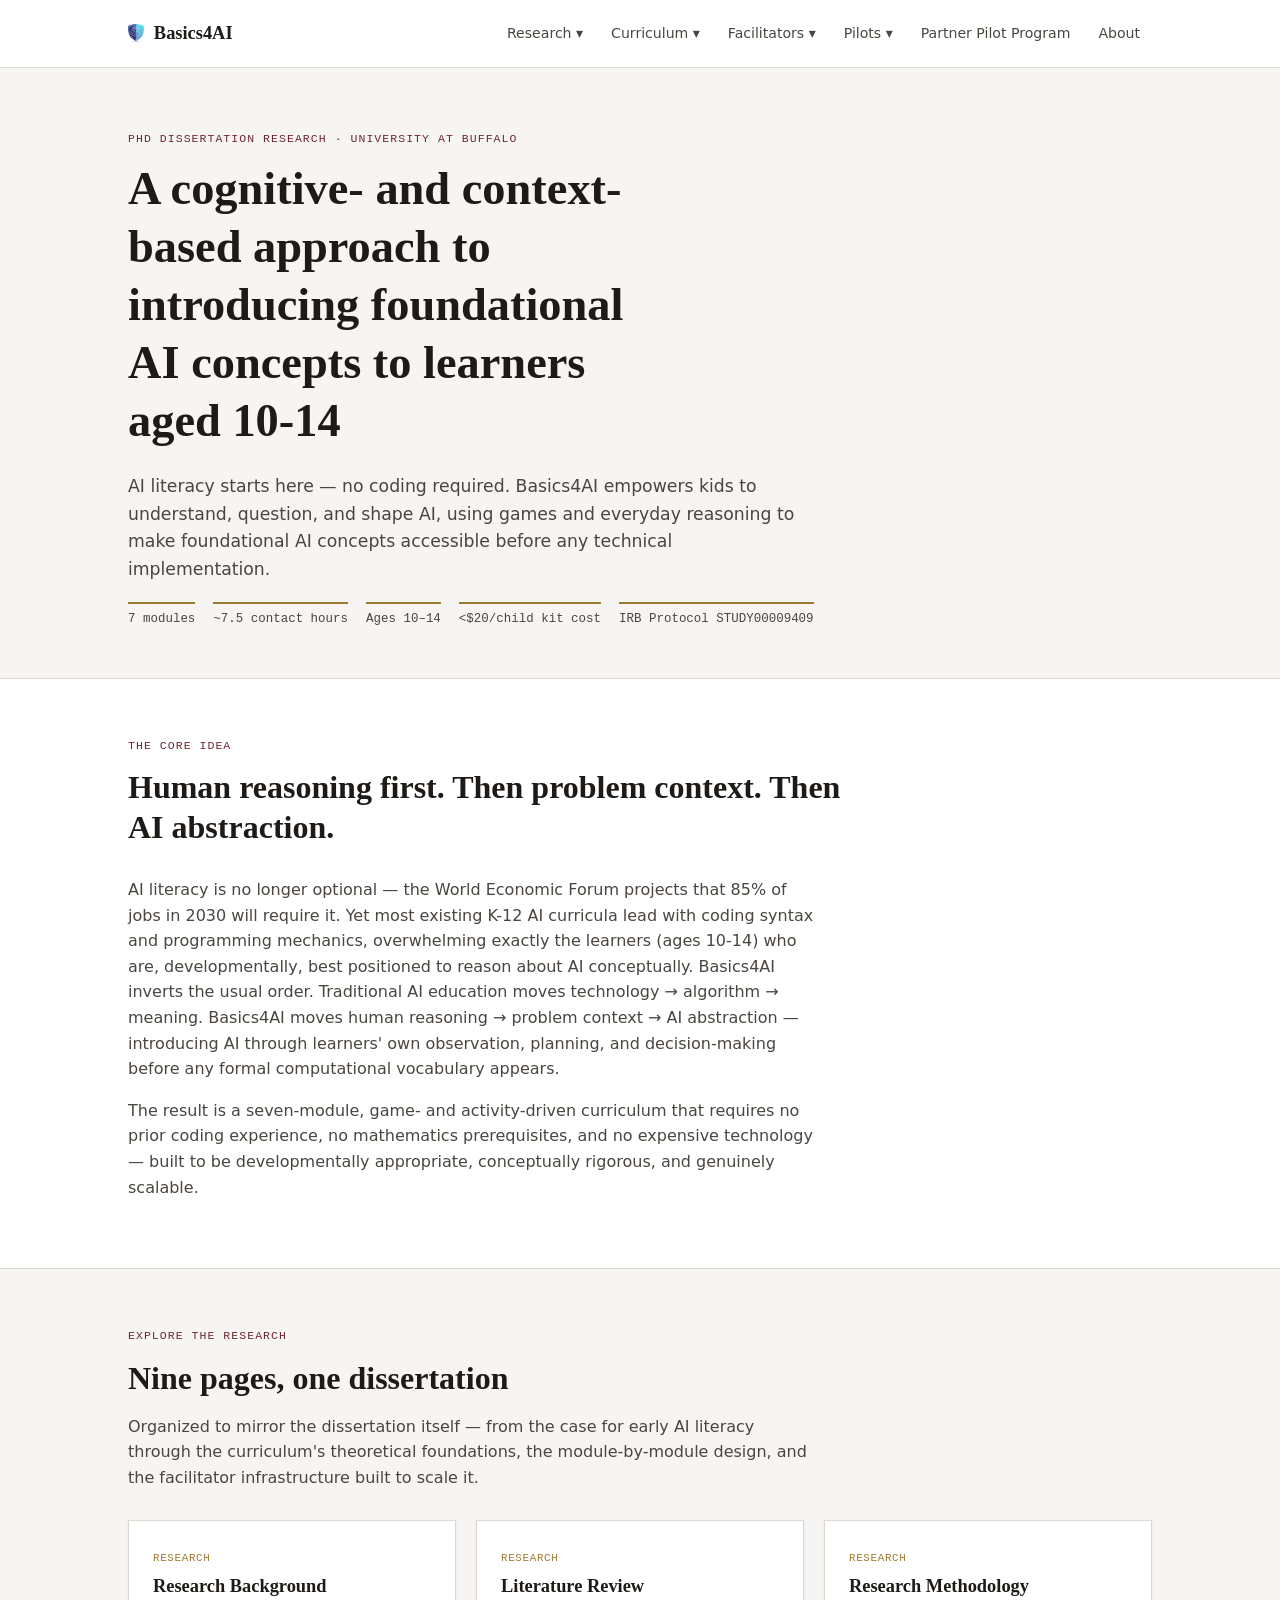
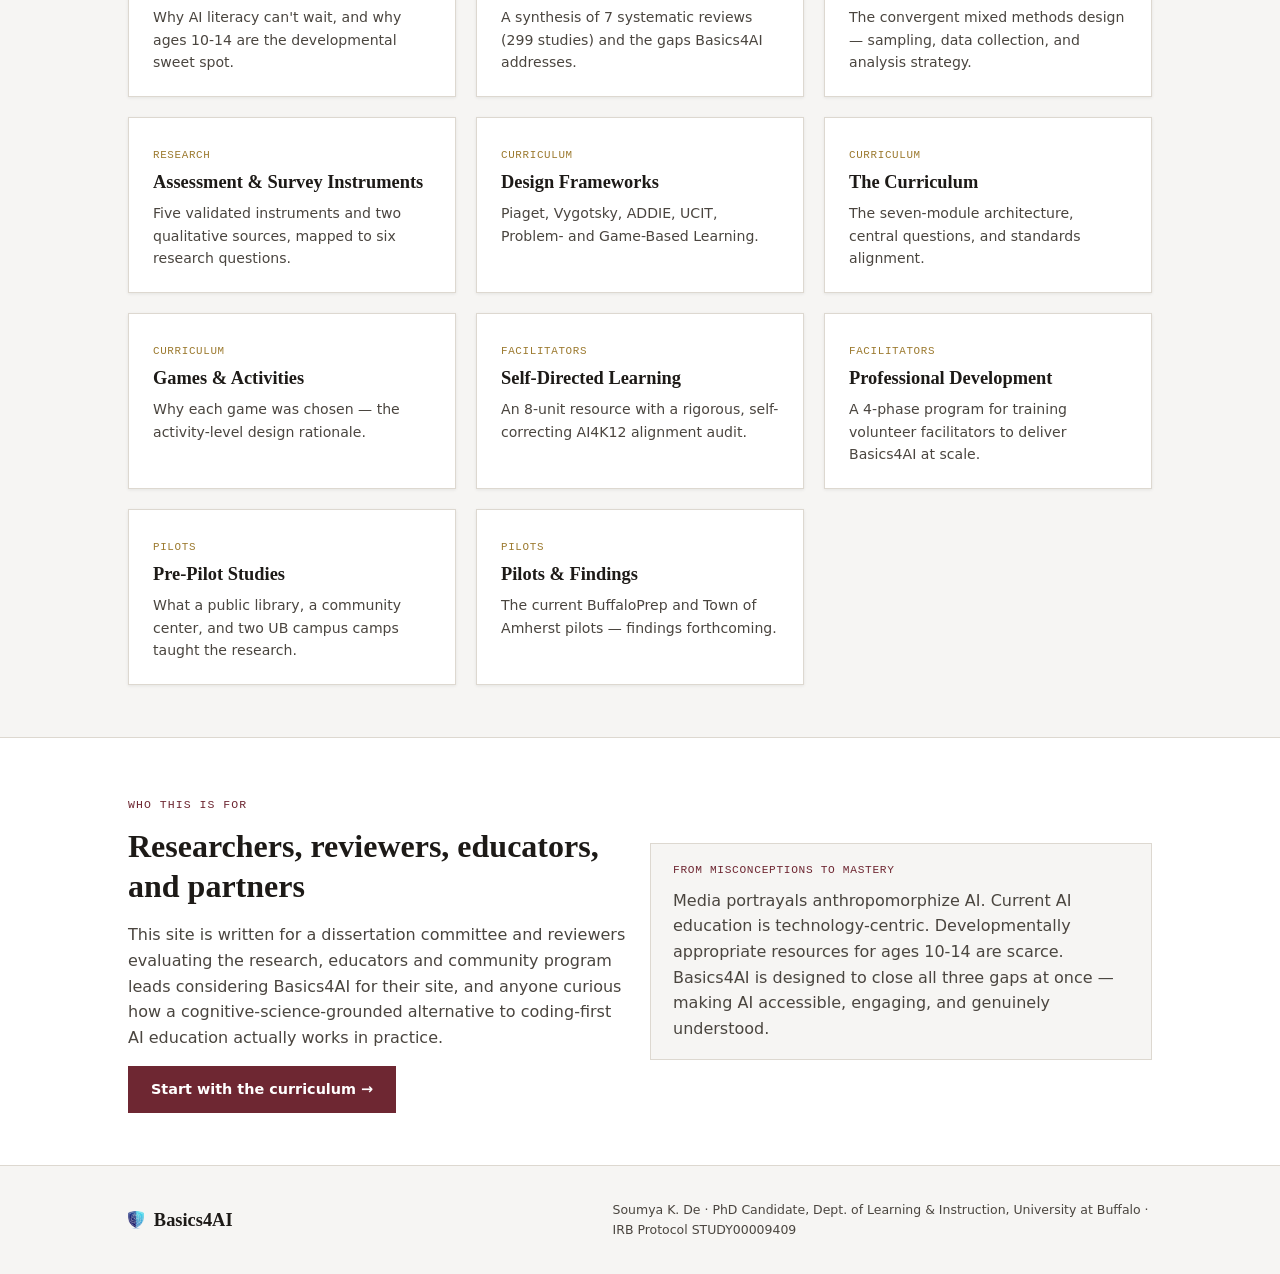
<file: index.html>
<!DOCTYPE html>
<html lang="en">
<head>
<meta charset="UTF-8">
<meta name="viewport" content="width=device-width, initial-scale=1.0">
<title>Basics4AI — A Cognitive- and Context-Based AI Literacy Curriculum</title>
<meta name="description" content="Basics4AI is a dissertation research project introducing foundational AI concepts to learners aged 10-14 through a cognitive- and context-based, game- and activity-driven curriculum — no coding, no prerequisites.">
<link rel="stylesheet" href="assets/style.css?v=3">
</head>
<body>

<nav class="topnav">
  <div class="topnav-inner">
    <div class="brand"><img src="assets/basics4ai-mark.png" alt="" class="mark-icon">Basics4AI</div>
    <button class="nav-toggle" aria-label="Toggle navigation" onclick="document.querySelector('.navlinks').classList.toggle('open')">☰</button>
    <div class="navlinks">
      <div class="navgroup">
        <button>Research ▾</button>
        <div class="dropdown">
          <a href="research-background.html">Research Background</a>
          <a href="literature-review.html">Literature Review</a>
          <a href="research-methodology.html">Research Methodology</a>
          <a href="assessment-instruments.html">Assessment &amp; Survey Instruments</a>
        </div>
      </div>
      <div class="navgroup">
        <button>Curriculum ▾</button>
        <div class="dropdown">
          <a href="curriculum-frameworks.html">Design Frameworks</a>
          <a href="the-curriculum.html">The Curriculum</a>
          <a href="games-activities.html">Games &amp; Activities</a>
        </div>
      </div>
      <div class="navgroup">
        <button>Facilitators ▾</button>
        <div class="dropdown">
          <a href="sdl-handbook.html">Self-Directed Learning</a>
          <a href="pd-handbook.html">Professional Development</a>
        </div>
      </div>
      <div class="navgroup">
        <button>Pilots ▾</button>
        <div class="dropdown">
          <a href="pre-pilot-studies.html">Pre-Pilot Studies</a>
          <a href="pilots-findings.html">Pilots &amp; Findings</a>
        </div>
      </div>
      <a href="partner-pilot.html">Partner Pilot Program</a>
      <a href="about.html">About</a>
    </div>
  </div>
</nav>

<header class="page-hero">
  <div class="container">
    <span class="eyebrow">PhD Dissertation Research · University at Buffalo</span>
    <h1>A cognitive- and context-based approach to introducing foundational AI concepts to learners aged 10-14</h1>
    <p class="lede">AI literacy starts here — no coding required. Basics4AI empowers kids to understand, question, and shape AI, using games and everyday reasoning to make foundational AI concepts accessible before any technical implementation.</p>
    <div class="meta-row">
      <span>7 modules</span>
      <span>~7.5 contact hours</span>
      <span>Ages 10–14</span>
      <span>&lt;$20/child kit cost</span>
      <span>IRB Protocol STUDY00009409</span>
    </div>
  </div>
</header>

<section class="block">
  <div class="container">
    <div class="block-head">
      <span class="eyebrow">The core idea</span>
      <h2>Human reasoning first. Then problem context. Then AI abstraction.</h2>
    </div>
    <p class="measure">AI literacy is no longer optional — the World Economic Forum projects that 85% of jobs in 2030 will require it. Yet most existing K-12 AI curricula lead with coding syntax and programming mechanics, overwhelming exactly the learners (ages 10-14) who are, developmentally, best positioned to reason about AI conceptually. Basics4AI inverts the usual order. Traditional AI education moves technology → algorithm → meaning. Basics4AI moves human reasoning → problem context → AI abstraction — introducing AI through learners' own observation, planning, and decision-making before any formal computational vocabulary appears.</p>
    <p class="measure">The result is a seven-module, game- and activity-driven curriculum that requires no prior coding experience, no mathematics prerequisites, and no expensive technology — built to be developmentally appropriate, conceptually rigorous, and genuinely scalable.</p>
  </div>
</section>

<section class="block alt">
  <div class="container">
    <div class="block-head">
      <span class="eyebrow">Explore the research</span>
      <h2>Nine pages, one dissertation</h2>
      <p class="measure">Organized to mirror the dissertation itself — from the case for early AI literacy through the curriculum's theoretical foundations, the module-by-module design, and the facilitator infrastructure built to scale it.</p>
    </div>
    <div class="grid grid-3">
      <a class="nav-card" href="research-background.html">
        <span class="cluster">Research</span>
        <h3>Research Background</h3>
        <p>Why AI literacy can't wait, and why ages 10-14 are the developmental sweet spot.</p>
      </a>
      <a class="nav-card" href="literature-review.html">
        <span class="cluster">Research</span>
        <h3>Literature Review</h3>
        <p>A synthesis of 7 systematic reviews (299 studies) and the gaps Basics4AI addresses.</p>
      </a>
      <a class="nav-card" href="research-methodology.html">
        <span class="cluster">Research</span>
        <h3>Research Methodology</h3>
        <p>The convergent mixed methods design — sampling, data collection, and analysis strategy.</p>
      </a>
      <a class="nav-card" href="assessment-instruments.html">
        <span class="cluster">Research</span>
        <h3>Assessment &amp; Survey Instruments</h3>
        <p>Five validated instruments and two qualitative sources, mapped to six research questions.</p>
      </a>
      <a class="nav-card" href="curriculum-frameworks.html">
        <span class="cluster">Curriculum</span>
        <h3>Design Frameworks</h3>
        <p>Piaget, Vygotsky, ADDIE, UCIT, Problem- and Game-Based Learning.</p>
      </a>
      <a class="nav-card" href="the-curriculum.html">
        <span class="cluster">Curriculum</span>
        <h3>The Curriculum</h3>
        <p>The seven-module architecture, central questions, and standards alignment.</p>
      </a>
      <a class="nav-card" href="games-activities.html">
        <span class="cluster">Curriculum</span>
        <h3>Games &amp; Activities</h3>
        <p>Why each game was chosen — the activity-level design rationale.</p>
      </a>
      <a class="nav-card" href="sdl-handbook.html">
        <span class="cluster">Facilitators</span>
        <h3>Self-Directed Learning</h3>
        <p>An 8-unit resource with a rigorous, self-correcting AI4K12 alignment audit.</p>
      </a>
      <a class="nav-card" href="pd-handbook.html">
        <span class="cluster">Facilitators</span>
        <h3>Professional Development</h3>
        <p>A 4-phase program for training volunteer facilitators to deliver Basics4AI at scale.</p>
      </a>
      <a class="nav-card" href="pre-pilot-studies.html">
        <span class="cluster">Pilots</span>
        <h3>Pre-Pilot Studies</h3>
        <p>What a public library, a community center, and two UB campus camps taught the research.</p>
      </a>
      <a class="nav-card" href="pilots-findings.html">
        <span class="cluster">Pilots</span>
        <h3>Pilots &amp; Findings</h3>
        <p>The current BuffaloPrep and Town of Amherst pilots — findings forthcoming.</p>
      </a>
    </div>
  </div>
</section>

<section class="block">
  <div class="container">
    <div class="grid grid-2" style="align-items:center;">
      <div>
        <span class="eyebrow">Who this is for</span>
        <h2>Researchers, reviewers, educators, and partners</h2>
        <p class="measure">This site is written for a dissertation committee and reviewers evaluating the research, educators and community program leads considering Basics4AI for their site, and anyone curious how a cognitive-science-grounded alternative to coding-first AI education actually works in practice.</p>
        <a class="btn btn-primary" href="the-curriculum.html">Start with the curriculum →</a>
      </div>
      <div class="callout">
        <span class="callout-label">From misconceptions to mastery</span>
        <p>Media portrayals anthropomorphize AI. Current AI education is technology-centric. Developmentally appropriate resources for ages 10-14 are scarce. Basics4AI is designed to close all three gaps at once — making AI accessible, engaging, and genuinely understood.</p>
      </div>
    </div>
  </div>
</section>

<footer>
  <div class="container footer-inner">
    <div class="brand"><img src="assets/basics4ai-mark.png" alt="" class="mark-icon-footer">Basics4AI</div>
    <p class="fine">Soumya K. De · PhD Candidate, Dept. of Learning &amp; Instruction, University at Buffalo · IRB Protocol STUDY00009409</p>
  </div>
</footer>

</body>
</html>
</file>
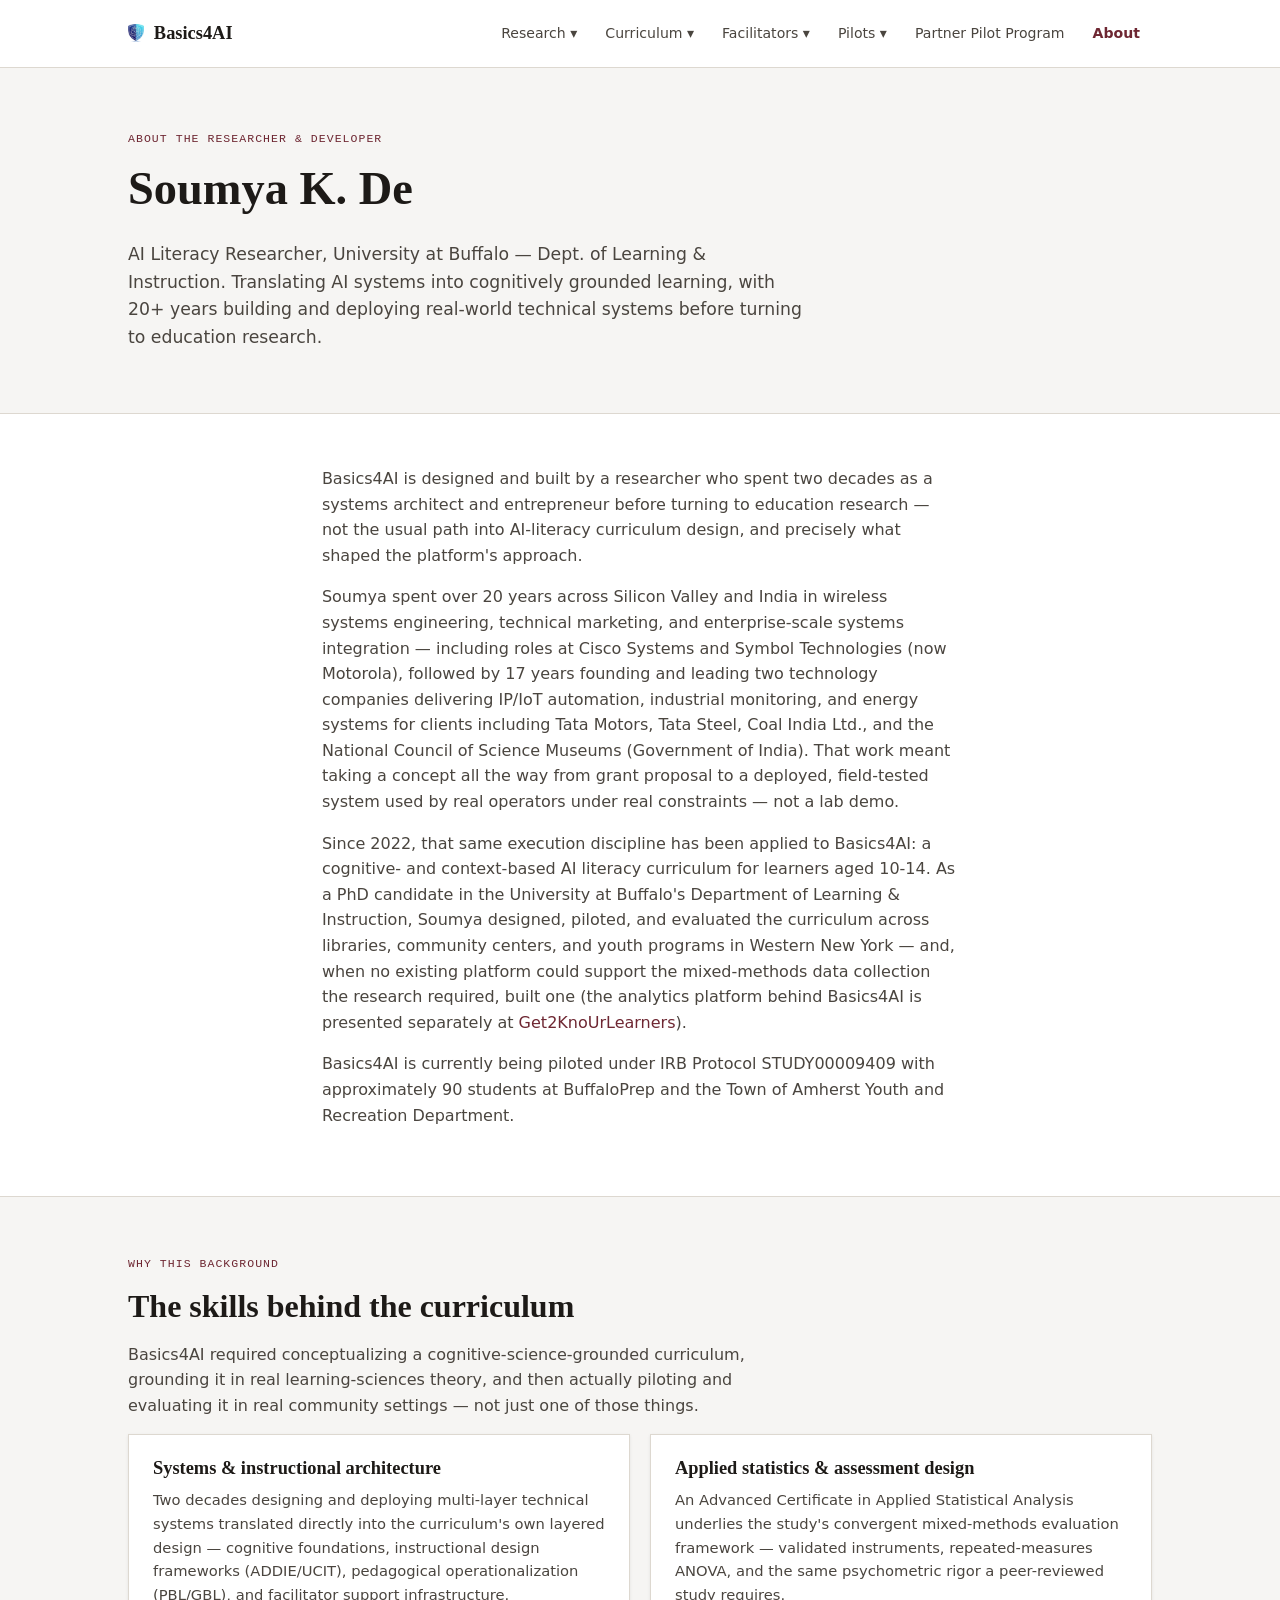
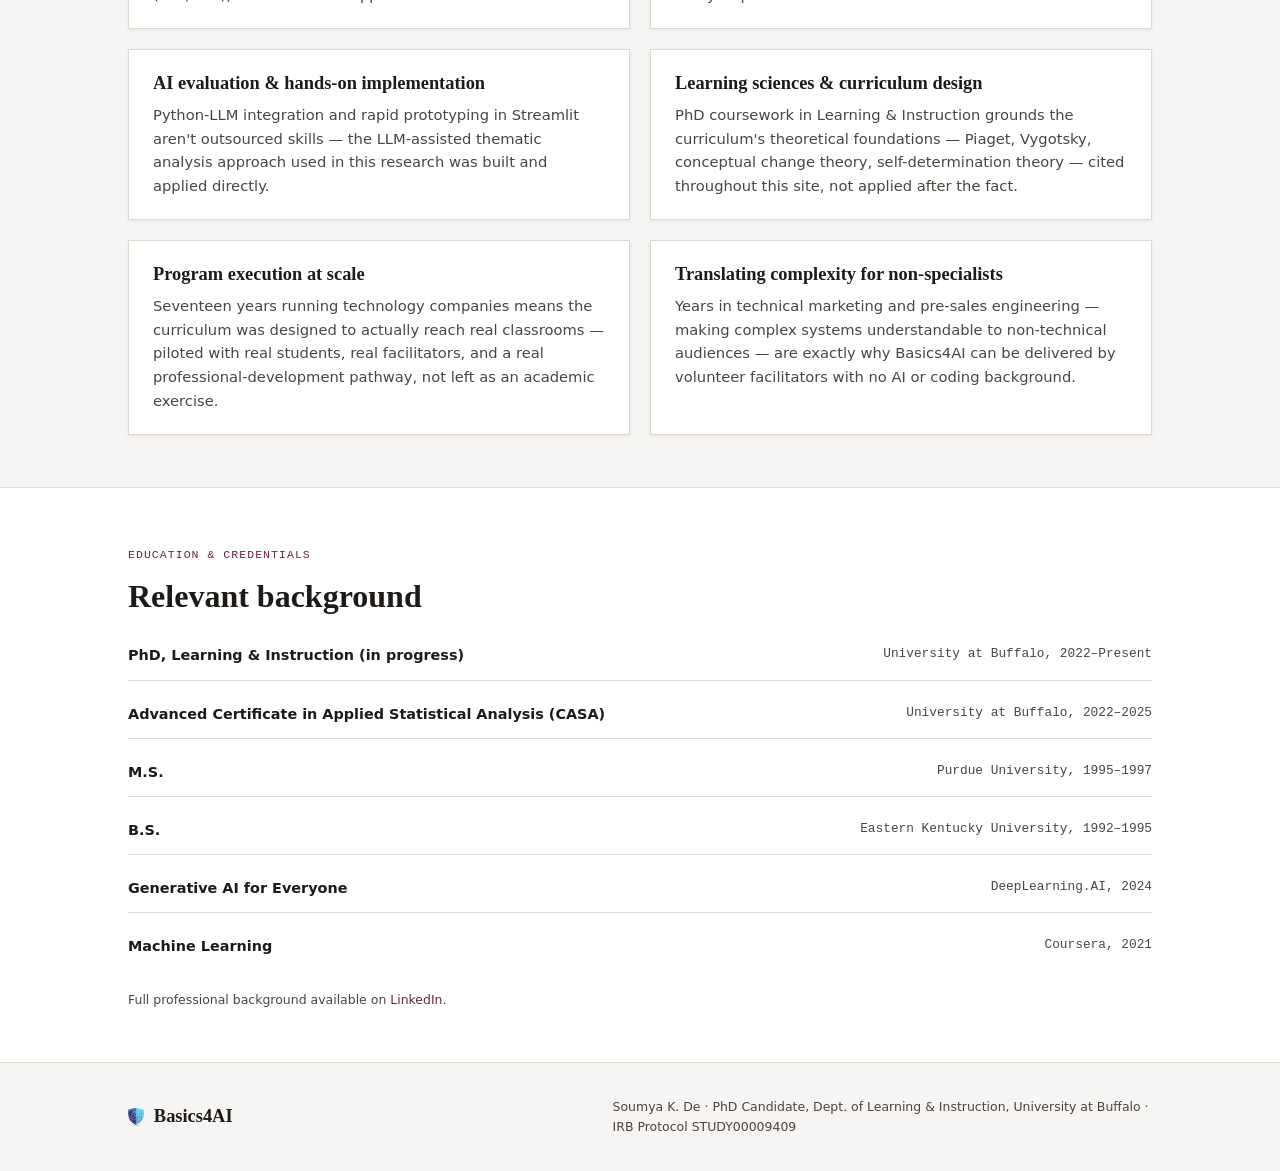
<file: about.html>
<!DOCTYPE html>
<html lang="en">
<head>
<meta charset="UTF-8">
<meta name="viewport" content="width=device-width, initial-scale=1.0">
<title>About the Researcher — Basics4AI</title>
<meta name="description" content="Soumya K. De — PhD Candidate, University at Buffalo, researcher and developer of Basics4AI. 20+ years in systems architecture and entrepreneurship, now applied to AI-literacy education research.">
<link rel="stylesheet" href="assets/style.css?v=3">
<style>
  .why-grid { display: grid; grid-template-columns: 1fr 1fr; gap: 20px; margin-top: 8px; }
  @media (max-width: 760px) { .why-grid { grid-template-columns: 1fr; } }
  .cred-list { display: grid; gap: 10px; margin-top: 8px; }
  .cred-row { display: flex; justify-content: space-between; gap: 16px; padding: 12px 0; border-bottom: 1px solid var(--line); font-size: 0.9rem; }
  .cred-row:last-child { border-bottom: none; }
  .cred-name { color: var(--ink); font-weight: 600; }
  .cred-org { color: var(--ink-soft); font-family: var(--font-mono); font-size: 0.8rem; text-align: right; }
</style>
</head>
<body>

<nav class="topnav">
  <div class="topnav-inner">
    <div class="brand"><a href="index.html" style="color:inherit;text-decoration:none;display:flex;align-items:center;gap:10px;"><img src="assets/basics4ai-mark.png" alt="" class="mark-icon">Basics4AI</a></div>
    <button class="nav-toggle" aria-label="Toggle navigation" onclick="document.querySelector('.navlinks').classList.toggle('open')">☰</button>
    <div class="navlinks">
      <div class="navgroup">
        <button>Research ▾</button>
        <div class="dropdown">
          <a href="research-background.html">Research Background</a>
          <a href="literature-review.html">Literature Review</a>
          <a href="research-methodology.html">Research Methodology</a>
          <a href="assessment-instruments.html">Assessment &amp; Survey Instruments</a>
        </div>
      </div>
      <div class="navgroup">
        <button>Curriculum ▾</button>
        <div class="dropdown">
          <a href="curriculum-frameworks.html">Design Frameworks</a>
          <a href="the-curriculum.html">The Curriculum</a>
          <a href="games-activities.html">Games &amp; Activities</a>
        </div>
      </div>
      <div class="navgroup">
        <button>Facilitators ▾</button>
        <div class="dropdown">
          <a href="sdl-handbook.html">Self-Directed Learning</a>
          <a href="pd-handbook.html">Professional Development</a>
        </div>
      </div>
      <div class="navgroup">
        <button>Pilots ▾</button>
        <div class="dropdown">
          <a href="pre-pilot-studies.html">Pre-Pilot Studies</a>
          <a href="pilots-findings.html">Pilots &amp; Findings</a>
        </div>
      </div>
      <a href="partner-pilot.html">Partner Pilot Program</a>
      <a href="about.html" class="current">About</a>
    </div>
  </div>
</nav>

<header class="page-hero">
  <div class="container">
    <span class="eyebrow">About the researcher &amp; developer</span>
    <h1>Soumya K. De</h1>
    <p class="lede" style="margin-top:6px;">AI Literacy Researcher, University at Buffalo — Dept. of Learning &amp; Instruction. Translating AI systems into cognitively grounded learning, with 20+ years building and deploying real-world technical systems before turning to education research.</p>
  </div>
</header>

<section class="block">
  <div class="container measure">
    <p>Basics4AI is designed and built by a researcher who spent two decades as a systems architect and entrepreneur before turning to education research — not the usual path into AI-literacy curriculum design, and precisely what shaped the platform's approach.</p>
    <p>Soumya spent over 20 years across Silicon Valley and India in wireless systems engineering, technical marketing, and enterprise-scale systems integration — including roles at Cisco Systems and Symbol Technologies (now Motorola), followed by 17 years founding and leading two technology companies delivering IP/IoT automation, industrial monitoring, and energy systems for clients including Tata Motors, Tata Steel, Coal India Ltd., and the National Council of Science Museums (Government of India). That work meant taking a concept all the way from grant proposal to a deployed, field-tested system used by real operators under real constraints — not a lab demo.</p>
    <p>Since 2022, that same execution discipline has been applied to Basics4AI: a cognitive- and context-based AI literacy curriculum for learners aged 10-14. As a PhD candidate in the University at Buffalo's Department of Learning &amp; Instruction, Soumya designed, piloted, and evaluated the curriculum across libraries, community centers, and youth programs in Western New York — and, when no existing platform could support the mixed-methods data collection the research required, built one (the analytics platform behind Basics4AI is presented separately at <a href="https://get2knourlearners-production.up.railway.app">Get2KnoUrLearners</a>).</p>
    <p>Basics4AI is currently being piloted under IRB Protocol STUDY00009409 with approximately 90 students at BuffaloPrep and the Town of Amherst Youth and Recreation Department.</p>
  </div>
</section>

<section class="block alt">
  <div class="container">
    <span class="eyebrow">Why this background</span>
    <h2>The skills behind the curriculum</h2>
    <p class="measure" style="color:var(--ink-soft);">Basics4AI required conceptualizing a cognitive-science-grounded curriculum, grounding it in real learning-sciences theory, and then actually piloting and evaluating it in real community settings — not just one of those things.</p>
    <div class="why-grid">
      <div class="card">
        <h3>Systems &amp; instructional architecture</h3>
        <p>Two decades designing and deploying multi-layer technical systems translated directly into the curriculum's own layered design — cognitive foundations, instructional design frameworks (ADDIE/UCIT), pedagogical operationalization (PBL/GBL), and facilitator support infrastructure.</p>
      </div>
      <div class="card">
        <h3>Applied statistics &amp; assessment design</h3>
        <p>An Advanced Certificate in Applied Statistical Analysis underlies the study's convergent mixed-methods evaluation framework — validated instruments, repeated-measures ANOVA, and the same psychometric rigor a peer-reviewed study requires.</p>
      </div>
      <div class="card">
        <h3>AI evaluation &amp; hands-on implementation</h3>
        <p>Python-LLM integration and rapid prototyping in Streamlit aren't outsourced skills — the LLM-assisted thematic analysis approach used in this research was built and applied directly.</p>
      </div>
      <div class="card">
        <h3>Learning sciences &amp; curriculum design</h3>
        <p>PhD coursework in Learning &amp; Instruction grounds the curriculum's theoretical foundations — Piaget, Vygotsky, conceptual change theory, self-determination theory — cited throughout this site, not applied after the fact.</p>
      </div>
      <div class="card">
        <h3>Program execution at scale</h3>
        <p>Seventeen years running technology companies means the curriculum was designed to actually reach real classrooms — piloted with real students, real facilitators, and a real professional-development pathway, not left as an academic exercise.</p>
      </div>
      <div class="card">
        <h3>Translating complexity for non-specialists</h3>
        <p>Years in technical marketing and pre-sales engineering — making complex systems understandable to non-technical audiences — are exactly why Basics4AI can be delivered by volunteer facilitators with no AI or coding background.</p>
      </div>
    </div>
  </div>
</section>

<section class="block">
  <div class="container">
    <span class="eyebrow">Education &amp; credentials</span>
    <h2>Relevant background</h2>
    <div class="cred-list">
      <div class="cred-row"><span class="cred-name">PhD, Learning &amp; Instruction (in progress)</span><span class="cred-org">University at Buffalo, 2022–Present</span></div>
      <div class="cred-row"><span class="cred-name">Advanced Certificate in Applied Statistical Analysis (CASA)</span><span class="cred-org">University at Buffalo, 2022–2025</span></div>
      <div class="cred-row"><span class="cred-name">M.S.</span><span class="cred-org">Purdue University, 1995–1997</span></div>
      <div class="cred-row"><span class="cred-name">B.S.</span><span class="cred-org">Eastern Kentucky University, 1992–1995</span></div>
      <div class="cred-row"><span class="cred-name">Generative AI for Everyone</span><span class="cred-org">DeepLearning.AI, 2024</span></div>
      <div class="cred-row"><span class="cred-name">Machine Learning</span><span class="cred-org">Coursera, 2021</span></div>
    </div>
    <p class="fine" style="margin-top:20px;">Full professional background available on <a href="https://linkedin.com/in/soumyakde">LinkedIn</a>.</p>
  </div>
</section>

<footer>
  <div class="container footer-inner">
    <div class="brand"><img src="assets/basics4ai-mark.png" alt="" class="mark-icon-footer">Basics4AI</div>
    <p class="fine">Soumya K. De · PhD Candidate, Dept. of Learning &amp; Instruction, University at Buffalo · IRB Protocol STUDY00009409</p>
  </div>
</footer>

</body>
</html>
</file>
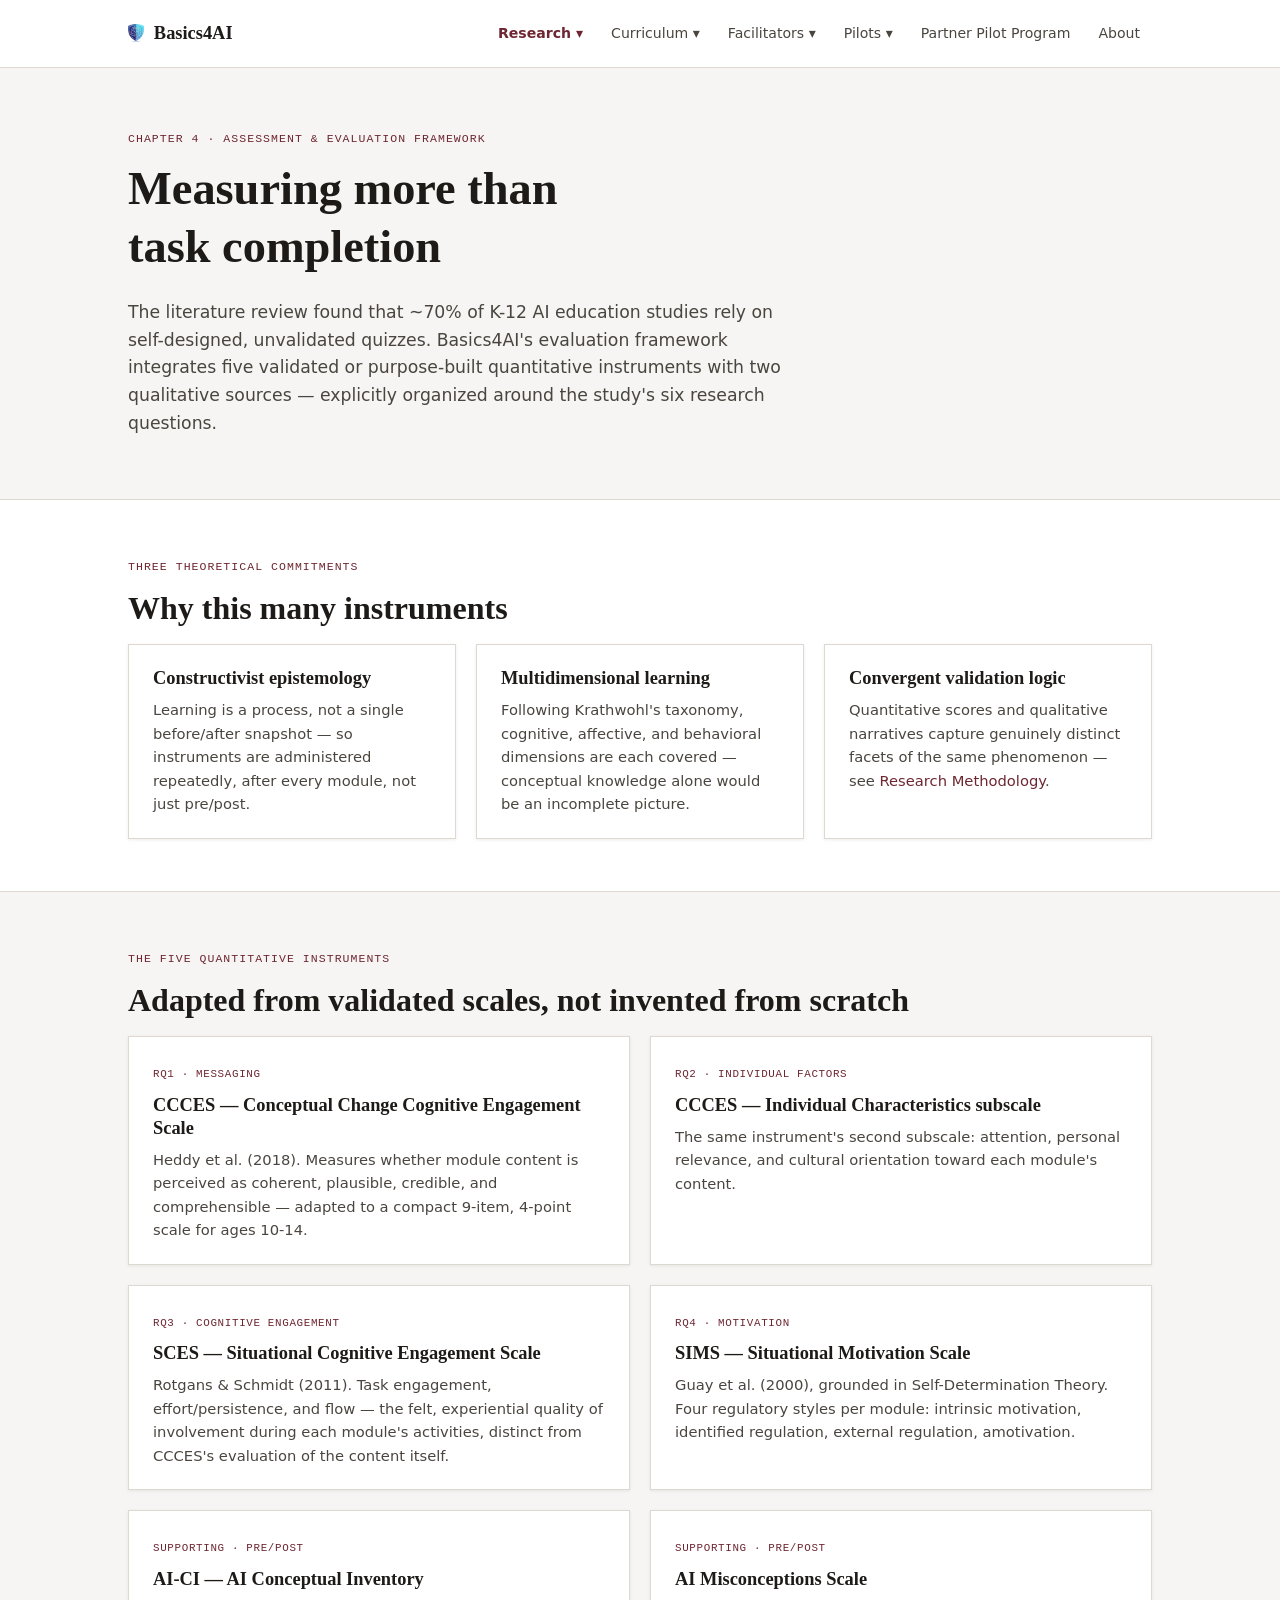
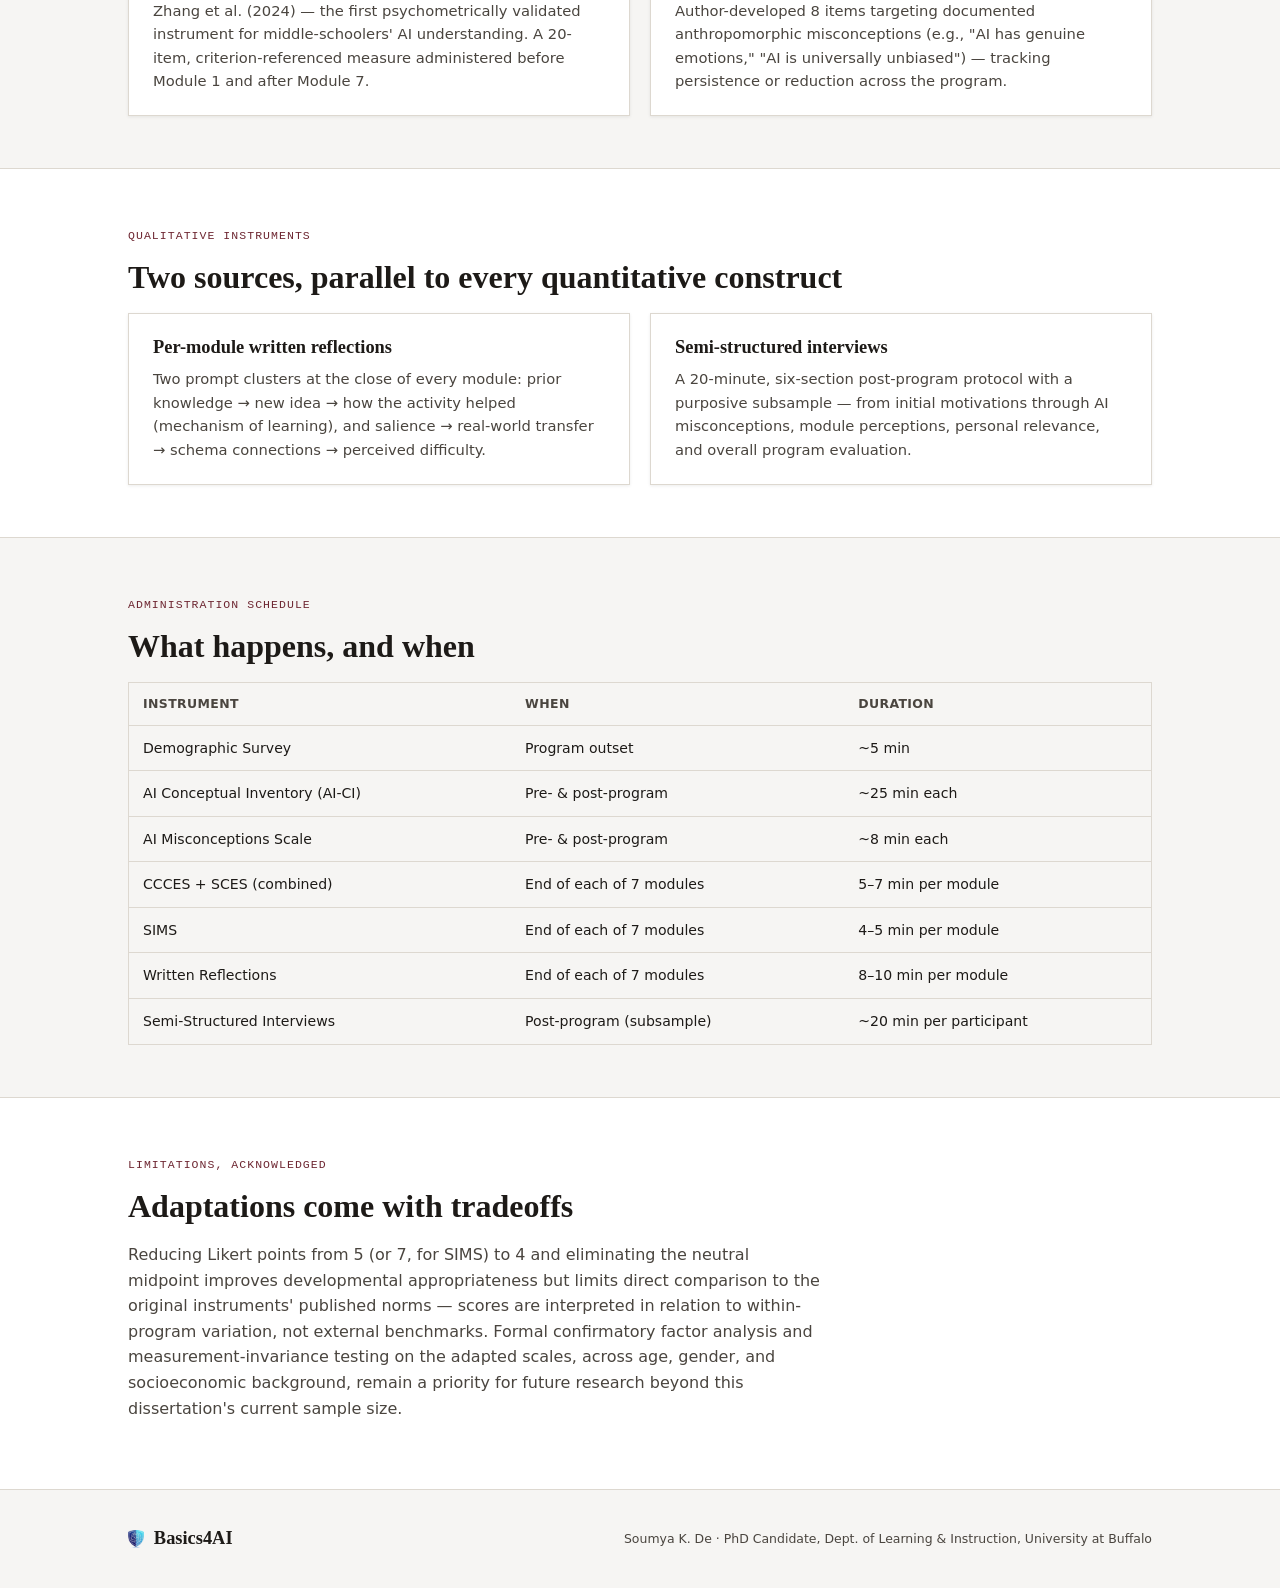
<file: assessment-instruments.html>
<!DOCTYPE html>
<html lang="en">
<head>
<meta charset="UTF-8">
<meta name="viewport" content="width=device-width, initial-scale=1.0">
<title>Assessment &amp; Survey Instruments — Basics4AI</title>
<meta name="description" content="The five quantitative instruments and two qualitative sources that make up the Basics4AI Assessment and Evaluation Framework — CCCES, SCES, SIMS, AI-CI, and the AI Misconceptions Scale.">
<link rel="stylesheet" href="assets/style.css?v=3">
</head>
<body>

<nav class="topnav">
  <div class="topnav-inner">
    <div class="brand"><a href="index.html" style="color:inherit;text-decoration:none;display:flex;align-items:center;gap:10px;"><img src="assets/basics4ai-mark.png" alt="" class="mark-icon">Basics4AI</a></div>
    <button class="nav-toggle" aria-label="Toggle navigation" onclick="document.querySelector('.navlinks').classList.toggle('open')">☰</button>
    <div class="navlinks">
      <div class="navgroup current">
        <button>Research ▾</button>
        <div class="dropdown">
          <a href="research-background.html">Research Background</a>
          <a href="literature-review.html">Literature Review</a>
          <a href="research-methodology.html">Research Methodology</a>
          <a href="assessment-instruments.html">Assessment &amp; Survey Instruments</a>
        </div>
      </div>
      <div class="navgroup">
        <button>Curriculum ▾</button>
        <div class="dropdown">
          <a href="curriculum-frameworks.html">Design Frameworks</a>
          <a href="the-curriculum.html">The Curriculum</a>
          <a href="games-activities.html">Games &amp; Activities</a>
        </div>
      </div>
      <div class="navgroup">
        <button>Facilitators ▾</button>
        <div class="dropdown">
          <a href="sdl-handbook.html">Self-Directed Learning</a>
          <a href="pd-handbook.html">Professional Development</a>
        </div>
      </div>
      <div class="navgroup">
        <button>Pilots ▾</button>
        <div class="dropdown">
          <a href="pre-pilot-studies.html">Pre-Pilot Studies</a>
          <a href="pilots-findings.html">Pilots &amp; Findings</a>
        </div>
      </div>
      <a href="partner-pilot.html">Partner Pilot Program</a>
      <a href="about.html">About</a>
    </div>
  </div>
</nav>

<header class="page-hero">
  <div class="container">
    <span class="eyebrow">Chapter 4 · Assessment &amp; Evaluation Framework</span>
    <h1>Measuring more than task completion</h1>
    <p class="lede">The literature review found that ~70% of K-12 AI education studies rely on self-designed, unvalidated quizzes. Basics4AI's evaluation framework integrates five validated or purpose-built quantitative instruments with two qualitative sources — explicitly organized around the study's six research questions.</p>
  </div>
</header>

<section class="block">
  <div class="container">
    <span class="eyebrow">Three theoretical commitments</span>
    <h2>Why this many instruments</h2>
    <div class="grid grid-3">
      <div class="card"><h3>Constructivist epistemology</h3><p>Learning is a process, not a single before/after snapshot — so instruments are administered repeatedly, after every module, not just pre/post.</p></div>
      <div class="card"><h3>Multidimensional learning</h3><p>Following Krathwohl's taxonomy, cognitive, affective, and behavioral dimensions are each covered — conceptual knowledge alone would be an incomplete picture.</p></div>
      <div class="card"><h3>Convergent validation logic</h3><p>Quantitative scores and qualitative narratives capture genuinely distinct facets of the same phenomenon — see <a href="research-methodology.html">Research Methodology</a>.</p></div>
    </div>
  </div>
</section>

<section class="block alt">
  <div class="container">
    <span class="eyebrow">The five quantitative instruments</span>
    <h2>Adapted from validated scales, not invented from scratch</h2>
    <div class="grid grid-2">
      <div class="card">
        <span class="tag">RQ1 · Messaging</span>
        <h3>CCCES — Conceptual Change Cognitive Engagement Scale</h3>
        <p>Heddy et al. (2018). Measures whether module content is perceived as coherent, plausible, credible, and comprehensible — adapted to a compact 9-item, 4-point scale for ages 10-14.</p>
      </div>
      <div class="card">
        <span class="tag">RQ2 · Individual factors</span>
        <h3>CCCES — Individual Characteristics subscale</h3>
        <p>The same instrument's second subscale: attention, personal relevance, and cultural orientation toward each module's content.</p>
      </div>
      <div class="card">
        <span class="tag">RQ3 · Cognitive engagement</span>
        <h3>SCES — Situational Cognitive Engagement Scale</h3>
        <p>Rotgans &amp; Schmidt (2011). Task engagement, effort/persistence, and flow — the felt, experiential quality of involvement during each module's activities, distinct from CCCES's evaluation of the content itself.</p>
      </div>
      <div class="card">
        <span class="tag">RQ4 · Motivation</span>
        <h3>SIMS — Situational Motivation Scale</h3>
        <p>Guay et al. (2000), grounded in Self-Determination Theory. Four regulatory styles per module: intrinsic motivation, identified regulation, external regulation, amotivation.</p>
      </div>
      <div class="card">
        <span class="tag">Supporting · Pre/post</span>
        <h3>AI-CI — AI Conceptual Inventory</h3>
        <p>Zhang et al. (2024) — the first psychometrically validated instrument for middle-schoolers' AI understanding. A 20-item, criterion-referenced measure administered before Module 1 and after Module 7.</p>
      </div>
      <div class="card">
        <span class="tag">Supporting · Pre/post</span>
        <h3>AI Misconceptions Scale</h3>
        <p>Author-developed 8 items targeting documented anthropomorphic misconceptions (e.g., "AI has genuine emotions," "AI is universally unbiased") — tracking persistence or reduction across the program.</p>
      </div>
    </div>
  </div>
</section>

<section class="block">
  <div class="container">
    <span class="eyebrow">Qualitative instruments</span>
    <h2>Two sources, parallel to every quantitative construct</h2>
    <div class="grid grid-2">
      <div class="card">
        <h3>Per-module written reflections</h3>
        <p>Two prompt clusters at the close of every module: prior knowledge → new idea → how the activity helped (mechanism of learning), and salience → real-world transfer → schema connections → perceived difficulty.</p>
      </div>
      <div class="card">
        <h3>Semi-structured interviews</h3>
        <p>A 20-minute, six-section post-program protocol with a purposive subsample — from initial motivations through AI misconceptions, module perceptions, personal relevance, and overall program evaluation.</p>
      </div>
    </div>
  </div>
</section>

<section class="block alt">
  <div class="container">
    <span class="eyebrow">Administration schedule</span>
    <h2>What happens, and when</h2>
    <div class="table-wrap">
      <table>
        <thead><tr><th>Instrument</th><th>When</th><th>Duration</th></tr></thead>
        <tbody>
          <tr><td>Demographic Survey</td><td>Program outset</td><td>~5 min</td></tr>
          <tr><td>AI Conceptual Inventory (AI-CI)</td><td>Pre- &amp; post-program</td><td>~25 min each</td></tr>
          <tr><td>AI Misconceptions Scale</td><td>Pre- &amp; post-program</td><td>~8 min each</td></tr>
          <tr><td>CCCES + SCES (combined)</td><td>End of each of 7 modules</td><td>5–7 min per module</td></tr>
          <tr><td>SIMS</td><td>End of each of 7 modules</td><td>4–5 min per module</td></tr>
          <tr><td>Written Reflections</td><td>End of each of 7 modules</td><td>8–10 min per module</td></tr>
          <tr><td>Semi-Structured Interviews</td><td>Post-program (subsample)</td><td>~20 min per participant</td></tr>
        </tbody>
      </table>
    </div>
  </div>
</section>

<section class="block">
  <div class="container">
    <span class="eyebrow">Limitations, acknowledged</span>
    <h2>Adaptations come with tradeoffs</h2>
    <p class="measure">Reducing Likert points from 5 (or 7, for SIMS) to 4 and eliminating the neutral midpoint improves developmental appropriateness but limits direct comparison to the original instruments' published norms — scores are interpreted in relation to within-program variation, not external benchmarks. Formal confirmatory factor analysis and measurement-invariance testing on the adapted scales, across age, gender, and socioeconomic background, remain a priority for future research beyond this dissertation's current sample size.</p>
  </div>
</section>

<footer>
  <div class="container footer-inner">
    <div class="brand"><img src="assets/basics4ai-mark.png" alt="" class="mark-icon-footer">Basics4AI</div>
    <p class="fine">Soumya K. De · PhD Candidate, Dept. of Learning &amp; Instruction, University at Buffalo</p>
  </div>
</footer>

</body>
</html>
</file>
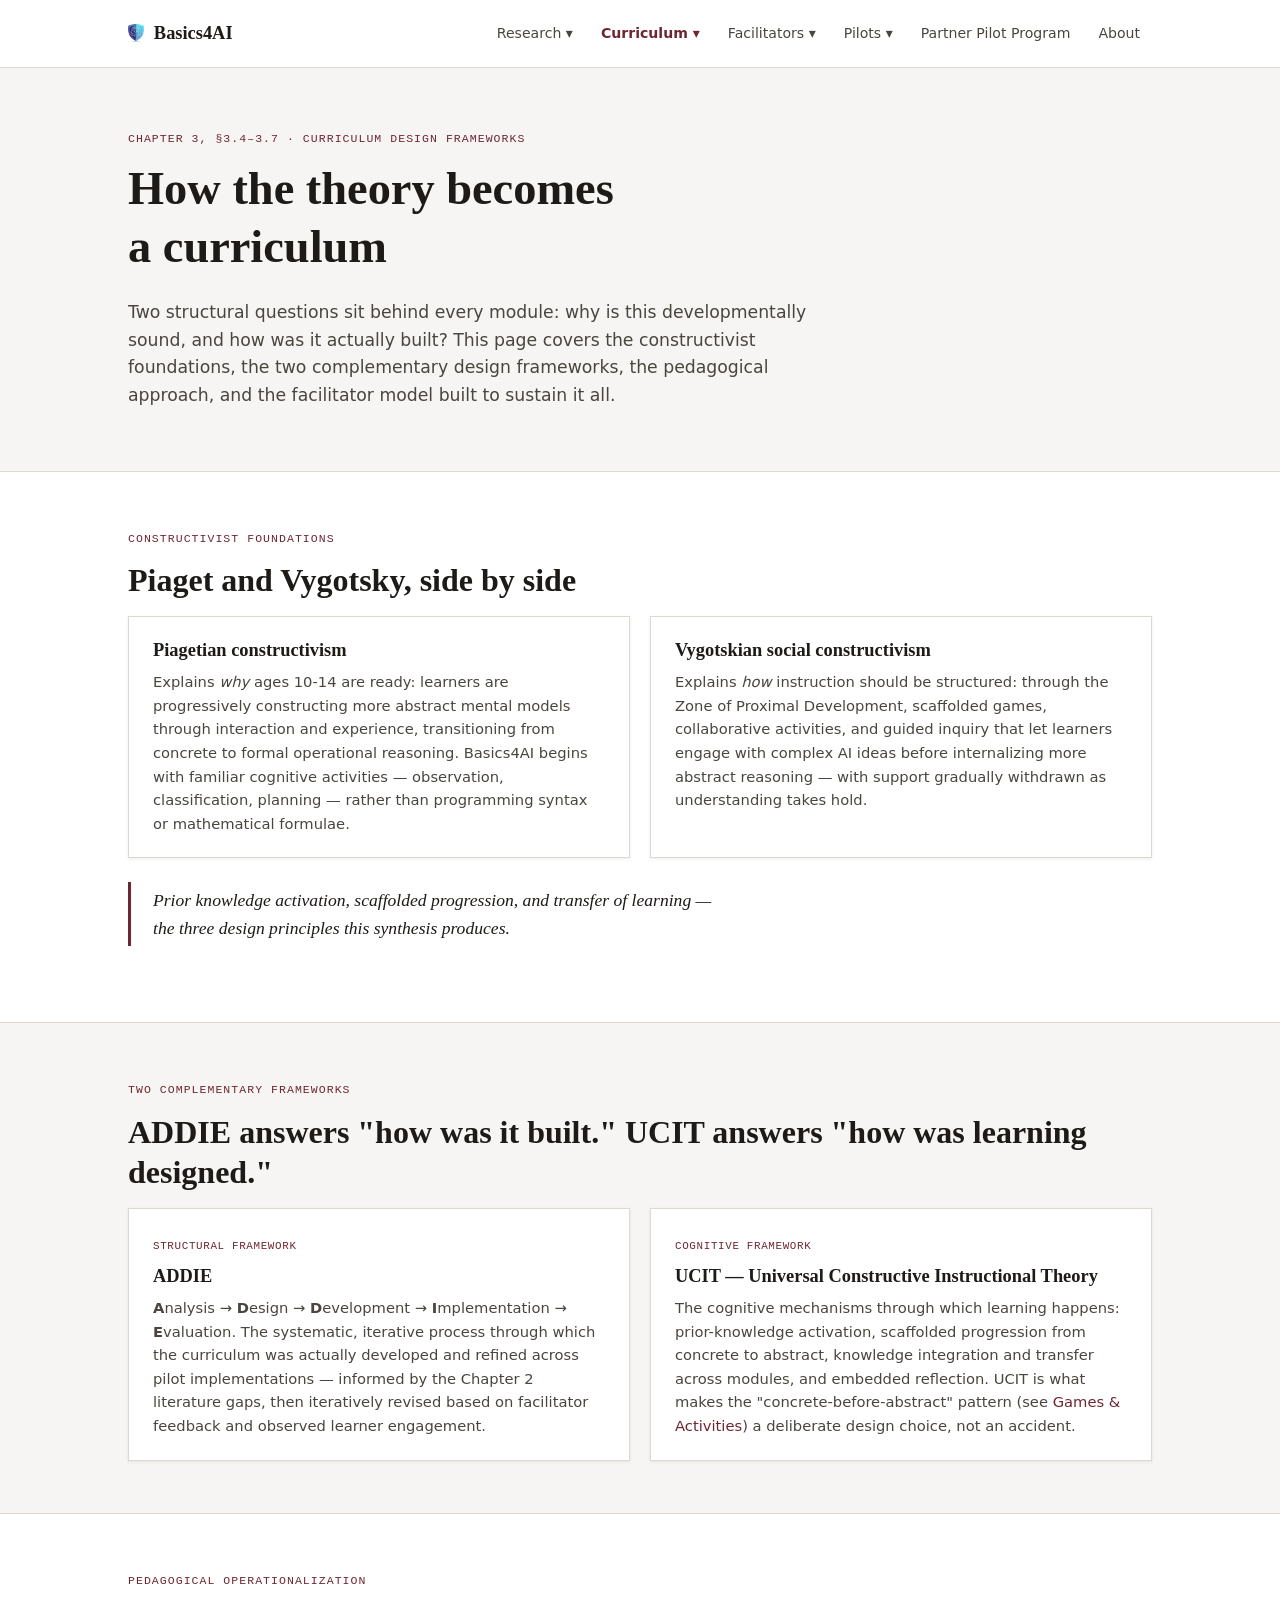
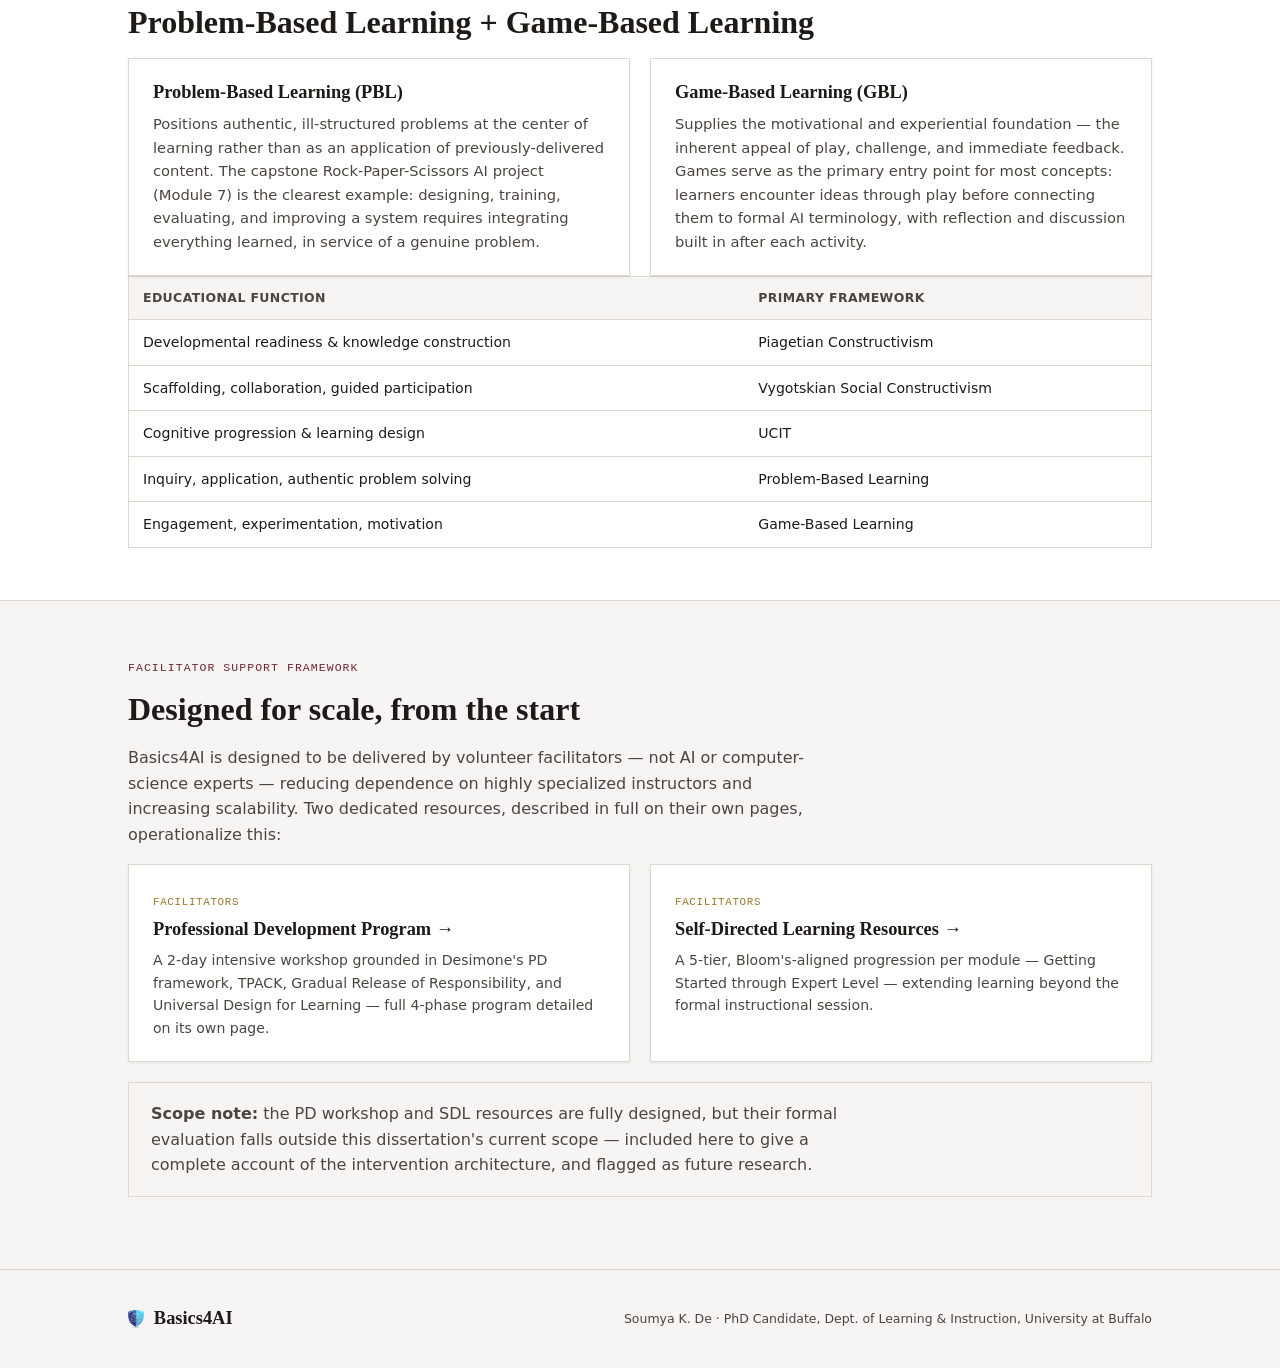
<file: curriculum-frameworks.html>
<!DOCTYPE html>
<html lang="en">
<head>
<meta charset="UTF-8">
<meta name="viewport" content="width=device-width, initial-scale=1.0">
<title>Curriculum Design Frameworks — Basics4AI</title>
<meta name="description" content="The theoretical and instructional design frameworks behind Basics4AI: Piaget and Vygotsky, ADDIE and UCIT, Problem-Based and Game-Based Learning, and the facilitator support model.">
<link rel="stylesheet" href="assets/style.css?v=3">
</head>
<body>

<nav class="topnav">
  <div class="topnav-inner">
    <div class="brand"><a href="index.html" style="color:inherit;text-decoration:none;display:flex;align-items:center;gap:10px;"><img src="assets/basics4ai-mark.png" alt="" class="mark-icon">Basics4AI</a></div>
    <button class="nav-toggle" aria-label="Toggle navigation" onclick="document.querySelector('.navlinks').classList.toggle('open')">☰</button>
    <div class="navlinks">
      <div class="navgroup">
        <button>Research ▾</button>
        <div class="dropdown">
          <a href="research-background.html">Research Background</a>
          <a href="literature-review.html">Literature Review</a>
          <a href="research-methodology.html">Research Methodology</a>
          <a href="assessment-instruments.html">Assessment &amp; Survey Instruments</a>
        </div>
      </div>
      <div class="navgroup current">
        <button>Curriculum ▾</button>
        <div class="dropdown">
          <a href="curriculum-frameworks.html">Design Frameworks</a>
          <a href="the-curriculum.html">The Curriculum</a>
          <a href="games-activities.html">Games &amp; Activities</a>
        </div>
      </div>
      <div class="navgroup">
        <button>Facilitators ▾</button>
        <div class="dropdown">
          <a href="sdl-handbook.html">Self-Directed Learning</a>
          <a href="pd-handbook.html">Professional Development</a>
        </div>
      </div>
      <div class="navgroup">
        <button>Pilots ▾</button>
        <div class="dropdown">
          <a href="pre-pilot-studies.html">Pre-Pilot Studies</a>
          <a href="pilots-findings.html">Pilots &amp; Findings</a>
        </div>
      </div>
      <a href="partner-pilot.html">Partner Pilot Program</a>
      <a href="about.html">About</a>
    </div>
  </div>
</nav>

<header class="page-hero">
  <div class="container">
    <span class="eyebrow">Chapter 3, §3.4–3.7 · Curriculum Design Frameworks</span>
    <h1>How the theory becomes a curriculum</h1>
    <p class="lede">Two structural questions sit behind every module: why is this developmentally sound, and how was it actually built? This page covers the constructivist foundations, the two complementary design frameworks, the pedagogical approach, and the facilitator model built to sustain it all.</p>
  </div>
</header>

<section class="block">
  <div class="container">
    <span class="eyebrow">Constructivist foundations</span>
    <h2>Piaget and Vygotsky, side by side</h2>
    <div class="grid grid-2">
      <div class="card">
        <h3>Piagetian constructivism</h3>
        <p>Explains <em>why</em> ages 10-14 are ready: learners are progressively constructing more abstract mental models through interaction and experience, transitioning from concrete to formal operational reasoning. Basics4AI begins with familiar cognitive activities — observation, classification, planning — rather than programming syntax or mathematical formulae.</p>
      </div>
      <div class="card">
        <h3>Vygotskian social constructivism</h3>
        <p>Explains <em>how</em> instruction should be structured: through the Zone of Proximal Development, scaffolded games, collaborative activities, and guided inquiry that let learners engage with complex AI ideas before internalizing more abstract reasoning — with support gradually withdrawn as understanding takes hold.</p>
      </div>
    </div>
    <p class="pull">Prior knowledge activation, scaffolded progression, and transfer of learning — the three design principles this synthesis produces.</p>
  </div>
</section>

<section class="block alt">
  <div class="container">
    <span class="eyebrow">Two complementary frameworks</span>
    <h2>ADDIE answers "how was it built." UCIT answers "how was learning designed."</h2>
    <div class="grid grid-2">
      <div class="card">
        <span class="tag">Structural framework</span>
        <h3>ADDIE</h3>
        <p><strong>A</strong>nalysis → <strong>D</strong>esign → <strong>D</strong>evelopment → <strong>I</strong>mplementation → <strong>E</strong>valuation. The systematic, iterative process through which the curriculum was actually developed and refined across pilot implementations — informed by the Chapter 2 literature gaps, then iteratively revised based on facilitator feedback and observed learner engagement.</p>
      </div>
      <div class="card">
        <span class="tag">Cognitive framework</span>
        <h3>UCIT — Universal Constructive Instructional Theory</h3>
        <p>The cognitive mechanisms through which learning happens: prior-knowledge activation, scaffolded progression from concrete to abstract, knowledge integration and transfer across modules, and embedded reflection. UCIT is what makes the "concrete-before-abstract" pattern (see <a href="games-activities.html">Games &amp; Activities</a>) a deliberate design choice, not an accident.</p>
      </div>
    </div>
  </div>
</section>

<section class="block">
  <div class="container">
    <span class="eyebrow">Pedagogical operationalization</span>
    <h2>Problem-Based Learning + Game-Based Learning</h2>
    <div class="grid grid-2">
      <div class="card">
        <h3>Problem-Based Learning (PBL)</h3>
        <p>Positions authentic, ill-structured problems at the center of learning rather than as an application of previously-delivered content. The capstone Rock-Paper-Scissors AI project (Module 7) is the clearest example: designing, training, evaluating, and improving a system requires integrating everything learned, in service of a genuine problem.</p>
      </div>
      <div class="card">
        <h3>Game-Based Learning (GBL)</h3>
        <p>Supplies the motivational and experiential foundation — the inherent appeal of play, challenge, and immediate feedback. Games serve as the primary entry point for most concepts: learners encounter ideas through play before connecting them to formal AI terminology, with reflection and discussion built in after each activity.</p>
      </div>
    </div>
    <div class="table-wrap">
      <table>
        <thead><tr><th>Educational function</th><th>Primary framework</th></tr></thead>
        <tbody>
          <tr><td>Developmental readiness &amp; knowledge construction</td><td>Piagetian Constructivism</td></tr>
          <tr><td>Scaffolding, collaboration, guided participation</td><td>Vygotskian Social Constructivism</td></tr>
          <tr><td>Cognitive progression &amp; learning design</td><td>UCIT</td></tr>
          <tr><td>Inquiry, application, authentic problem solving</td><td>Problem-Based Learning</td></tr>
          <tr><td>Engagement, experimentation, motivation</td><td>Game-Based Learning</td></tr>
        </tbody>
      </table>
    </div>
  </div>
</section>

<section class="block alt">
  <div class="container">
    <span class="eyebrow">Facilitator Support Framework</span>
    <h2>Designed for scale, from the start</h2>
    <p class="measure">Basics4AI is designed to be delivered by volunteer facilitators — not AI or computer-science experts — reducing dependence on highly specialized instructors and increasing scalability. Two dedicated resources, described in full on their own pages, operationalize this:</p>
    <div class="grid grid-2">
      <a class="nav-card" href="pd-handbook.html">
        <span class="cluster">Facilitators</span>
        <h3>Professional Development Program →</h3>
        <p>A 2-day intensive workshop grounded in Desimone's PD framework, TPACK, Gradual Release of Responsibility, and Universal Design for Learning — full 4-phase program detailed on its own page.</p>
      </a>
      <a class="nav-card" href="sdl-handbook.html">
        <span class="cluster">Facilitators</span>
        <h3>Self-Directed Learning Resources →</h3>
        <p>A 5-tier, Bloom's-aligned progression per module — Getting Started through Expert Level — extending learning beyond the formal instructional session.</p>
      </a>
    </div>
    <div class="callout">
      <p><strong>Scope note:</strong> the PD workshop and SDL resources are fully designed, but their formal evaluation falls outside this dissertation's current scope — included here to give a complete account of the intervention architecture, and flagged as future research.</p>
    </div>
  </div>
</section>

<footer>
  <div class="container footer-inner">
    <div class="brand"><img src="assets/basics4ai-mark.png" alt="" class="mark-icon-footer">Basics4AI</div>
    <p class="fine">Soumya K. De · PhD Candidate, Dept. of Learning &amp; Instruction, University at Buffalo</p>
  </div>
</footer>

</body>
</html>
</file>
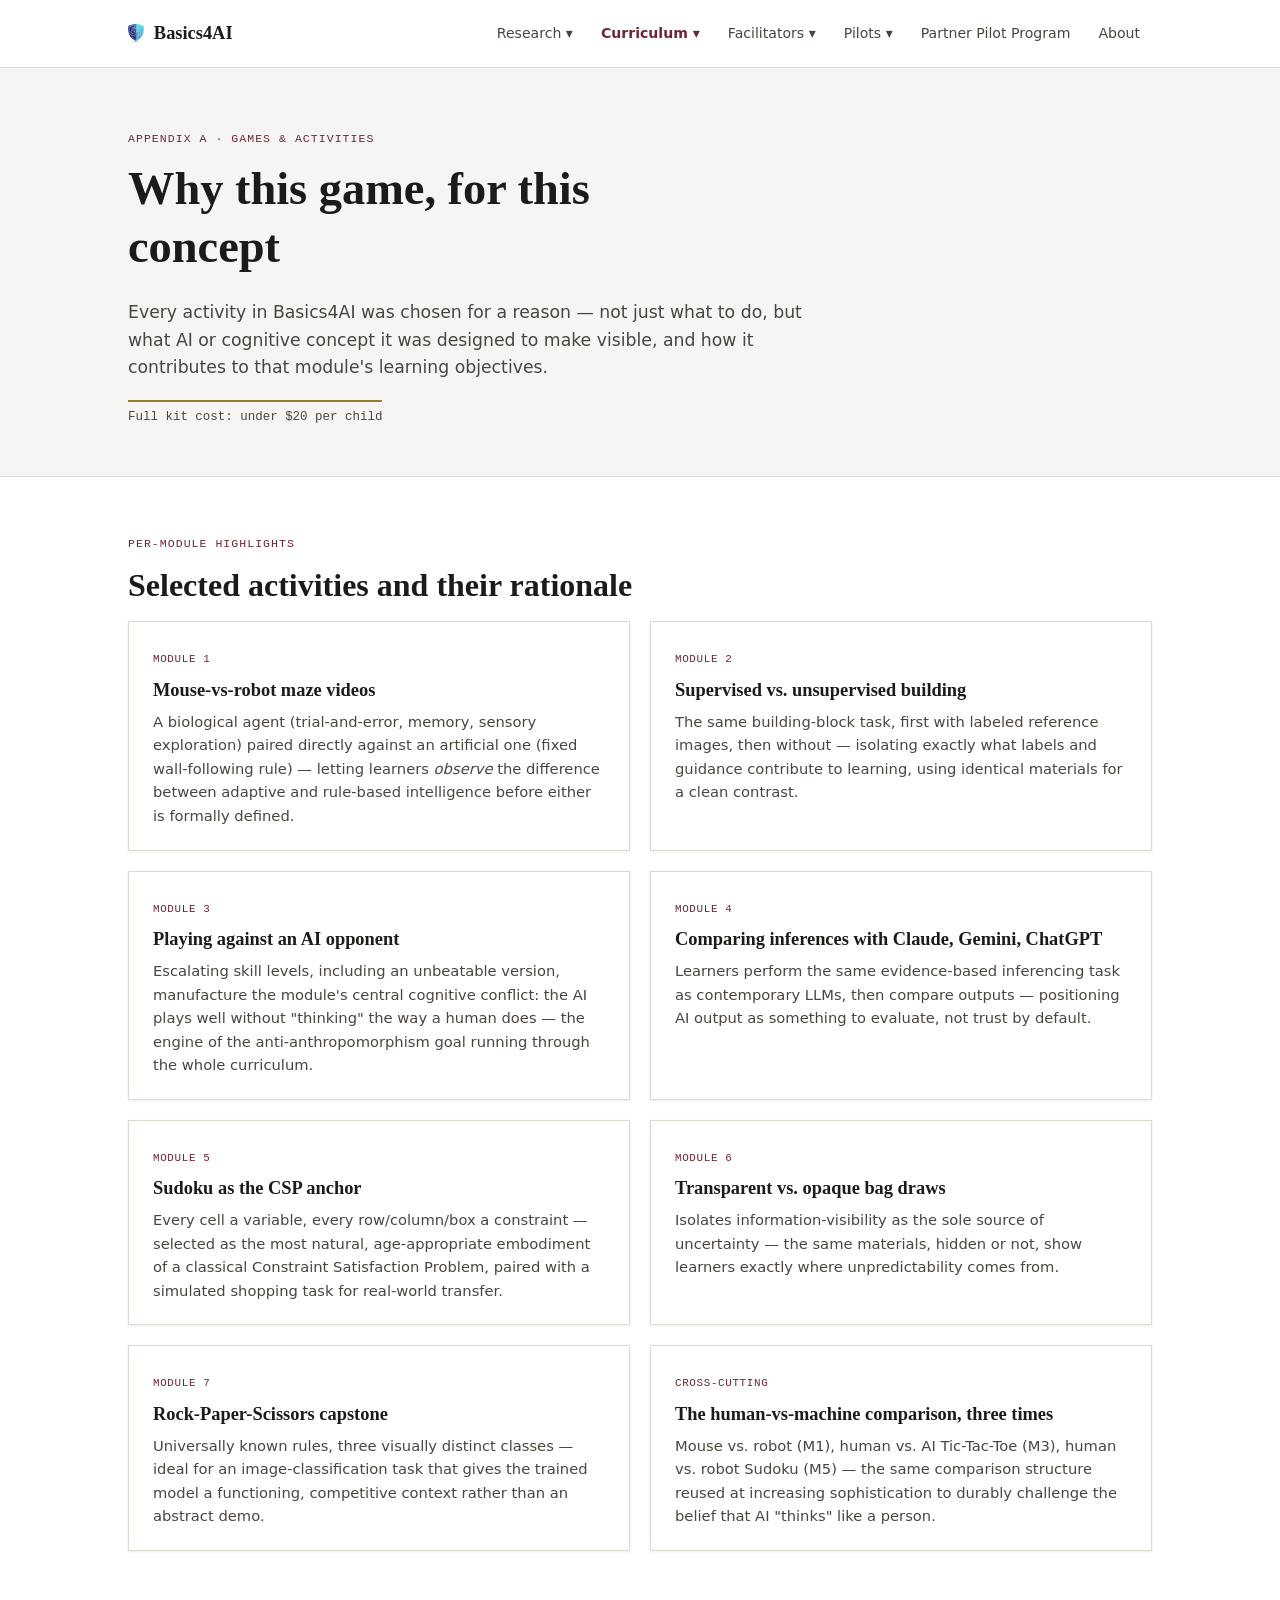
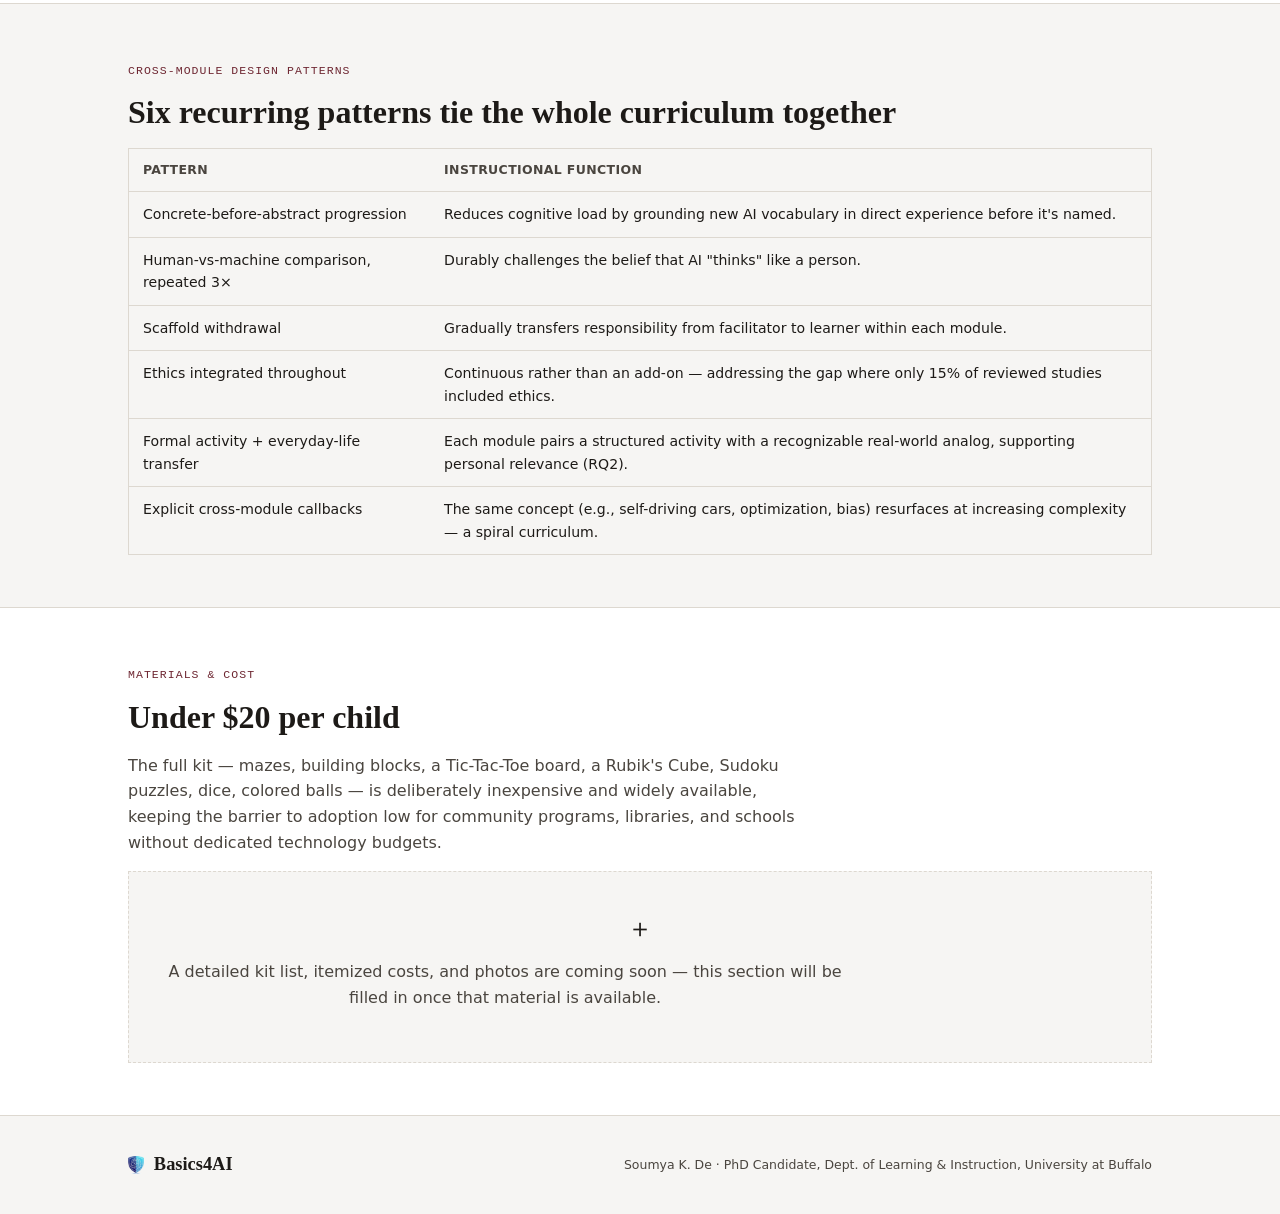
<file: games-activities.html>
<!DOCTYPE html>
<html lang="en">
<head>
<meta charset="UTF-8">
<meta name="viewport" content="width=device-width, initial-scale=1.0">
<title>Games &amp; Activities — Basics4AI</title>
<meta name="description" content="Why each game and activity in Basics4AI was chosen — activity-level rationale for all seven modules, plus the recurring design patterns that tie them together.">
<link rel="stylesheet" href="assets/style.css?v=3">
</head>
<body>

<nav class="topnav">
  <div class="topnav-inner">
    <div class="brand"><a href="index.html" style="color:inherit;text-decoration:none;display:flex;align-items:center;gap:10px;"><img src="assets/basics4ai-mark.png" alt="" class="mark-icon">Basics4AI</a></div>
    <button class="nav-toggle" aria-label="Toggle navigation" onclick="document.querySelector('.navlinks').classList.toggle('open')">☰</button>
    <div class="navlinks">
      <div class="navgroup">
        <button>Research ▾</button>
        <div class="dropdown">
          <a href="research-background.html">Research Background</a>
          <a href="literature-review.html">Literature Review</a>
          <a href="research-methodology.html">Research Methodology</a>
          <a href="assessment-instruments.html">Assessment &amp; Survey Instruments</a>
        </div>
      </div>
      <div class="navgroup current">
        <button>Curriculum ▾</button>
        <div class="dropdown">
          <a href="curriculum-frameworks.html">Design Frameworks</a>
          <a href="the-curriculum.html">The Curriculum</a>
          <a href="games-activities.html">Games &amp; Activities</a>
        </div>
      </div>
      <div class="navgroup">
        <button>Facilitators ▾</button>
        <div class="dropdown">
          <a href="sdl-handbook.html">Self-Directed Learning</a>
          <a href="pd-handbook.html">Professional Development</a>
        </div>
      </div>
      <div class="navgroup">
        <button>Pilots ▾</button>
        <div class="dropdown">
          <a href="pre-pilot-studies.html">Pre-Pilot Studies</a>
          <a href="pilots-findings.html">Pilots &amp; Findings</a>
        </div>
      </div>
      <a href="partner-pilot.html">Partner Pilot Program</a>
      <a href="about.html">About</a>
    </div>
  </div>
</nav>

<header class="page-hero">
  <div class="container">
    <span class="eyebrow">Appendix A · Games &amp; Activities</span>
    <h1>Why this game, for this concept</h1>
    <p class="lede">Every activity in Basics4AI was chosen for a reason — not just what to do, but what AI or cognitive concept it was designed to make visible, and how it contributes to that module's learning objectives.</p>
    <div class="meta-row"><span>Full kit cost: under $20 per child</span></div>
  </div>
</header>

<section class="block">
  <div class="container">
    <span class="eyebrow">Per-module highlights</span>
    <h2>Selected activities and their rationale</h2>
    <div class="grid grid-2">
      <div class="card">
        <span class="tag">Module 1</span>
        <h3>Mouse-vs-robot maze videos</h3>
        <p>A biological agent (trial-and-error, memory, sensory exploration) paired directly against an artificial one (fixed wall-following rule) — letting learners <em>observe</em> the difference between adaptive and rule-based intelligence before either is formally defined.</p>
      </div>
      <div class="card">
        <span class="tag">Module 2</span>
        <h3>Supervised vs. unsupervised building</h3>
        <p>The same building-block task, first with labeled reference images, then without — isolating exactly what labels and guidance contribute to learning, using identical materials for a clean contrast.</p>
      </div>
      <div class="card">
        <span class="tag">Module 3</span>
        <h3>Playing against an AI opponent</h3>
        <p>Escalating skill levels, including an unbeatable version, manufacture the module's central cognitive conflict: the AI plays well without "thinking" the way a human does — the engine of the anti-anthropomorphism goal running through the whole curriculum.</p>
      </div>
      <div class="card">
        <span class="tag">Module 4</span>
        <h3>Comparing inferences with Claude, Gemini, ChatGPT</h3>
        <p>Learners perform the same evidence-based inferencing task as contemporary LLMs, then compare outputs — positioning AI output as something to evaluate, not trust by default.</p>
      </div>
      <div class="card">
        <span class="tag">Module 5</span>
        <h3>Sudoku as the CSP anchor</h3>
        <p>Every cell a variable, every row/column/box a constraint — selected as the most natural, age-appropriate embodiment of a classical Constraint Satisfaction Problem, paired with a simulated shopping task for real-world transfer.</p>
      </div>
      <div class="card">
        <span class="tag">Module 6</span>
        <h3>Transparent vs. opaque bag draws</h3>
        <p>Isolates information-visibility as the sole source of uncertainty — the same materials, hidden or not, show learners exactly where unpredictability comes from.</p>
      </div>
      <div class="card">
        <span class="tag">Module 7</span>
        <h3>Rock-Paper-Scissors capstone</h3>
        <p>Universally known rules, three visually distinct classes — ideal for an image-classification task that gives the trained model a functioning, competitive context rather than an abstract demo.</p>
      </div>
      <div class="card">
        <span class="tag">Cross-cutting</span>
        <h3>The human-vs-machine comparison, three times</h3>
        <p>Mouse vs. robot (M1), human vs. AI Tic-Tac-Toe (M3), human vs. robot Sudoku (M5) — the same comparison structure reused at increasing sophistication to durably challenge the belief that AI "thinks" like a person.</p>
      </div>
    </div>
  </div>
</section>

<section class="block alt">
  <div class="container">
    <span class="eyebrow">Cross-module design patterns</span>
    <h2>Six recurring patterns tie the whole curriculum together</h2>
    <div class="table-wrap">
      <table>
        <thead><tr><th>Pattern</th><th>Instructional function</th></tr></thead>
        <tbody>
          <tr><td>Concrete-before-abstract progression</td><td>Reduces cognitive load by grounding new AI vocabulary in direct experience before it's named.</td></tr>
          <tr><td>Human-vs-machine comparison, repeated 3×</td><td>Durably challenges the belief that AI "thinks" like a person.</td></tr>
          <tr><td>Scaffold withdrawal</td><td>Gradually transfers responsibility from facilitator to learner within each module.</td></tr>
          <tr><td>Ethics integrated throughout</td><td>Continuous rather than an add-on — addressing the gap where only 15% of reviewed studies included ethics.</td></tr>
          <tr><td>Formal activity + everyday-life transfer</td><td>Each module pairs a structured activity with a recognizable real-world analog, supporting personal relevance (RQ2).</td></tr>
          <tr><td>Explicit cross-module callbacks</td><td>The same concept (e.g., self-driving cars, optimization, bias) resurfaces at increasing complexity — a spiral curriculum.</td></tr>
        </tbody>
      </table>
    </div>
  </div>
</section>

<section class="block">
  <div class="container">
    <span class="eyebrow">Materials &amp; cost</span>
    <h2>Under $20 per child</h2>
    <p class="measure">The full kit — mazes, building blocks, a Tic-Tac-Toe board, a Rubik's Cube, Sudoku puzzles, dice, colored balls — is deliberately inexpensive and widely available, keeping the barrier to adoption low for community programs, libraries, and schools without dedicated technology budgets.</p>
    <div class="placeholder-box">
      <span class="icon">＋</span>
      <p>A detailed kit list, itemized costs, and photos are coming soon — this section will be filled in once that material is available.</p>
    </div>
  </div>
</section>

<footer>
  <div class="container footer-inner">
    <div class="brand"><img src="assets/basics4ai-mark.png" alt="" class="mark-icon-footer">Basics4AI</div>
    <p class="fine">Soumya K. De · PhD Candidate, Dept. of Learning &amp; Instruction, University at Buffalo</p>
  </div>
</footer>

</body>
</html>
</file>
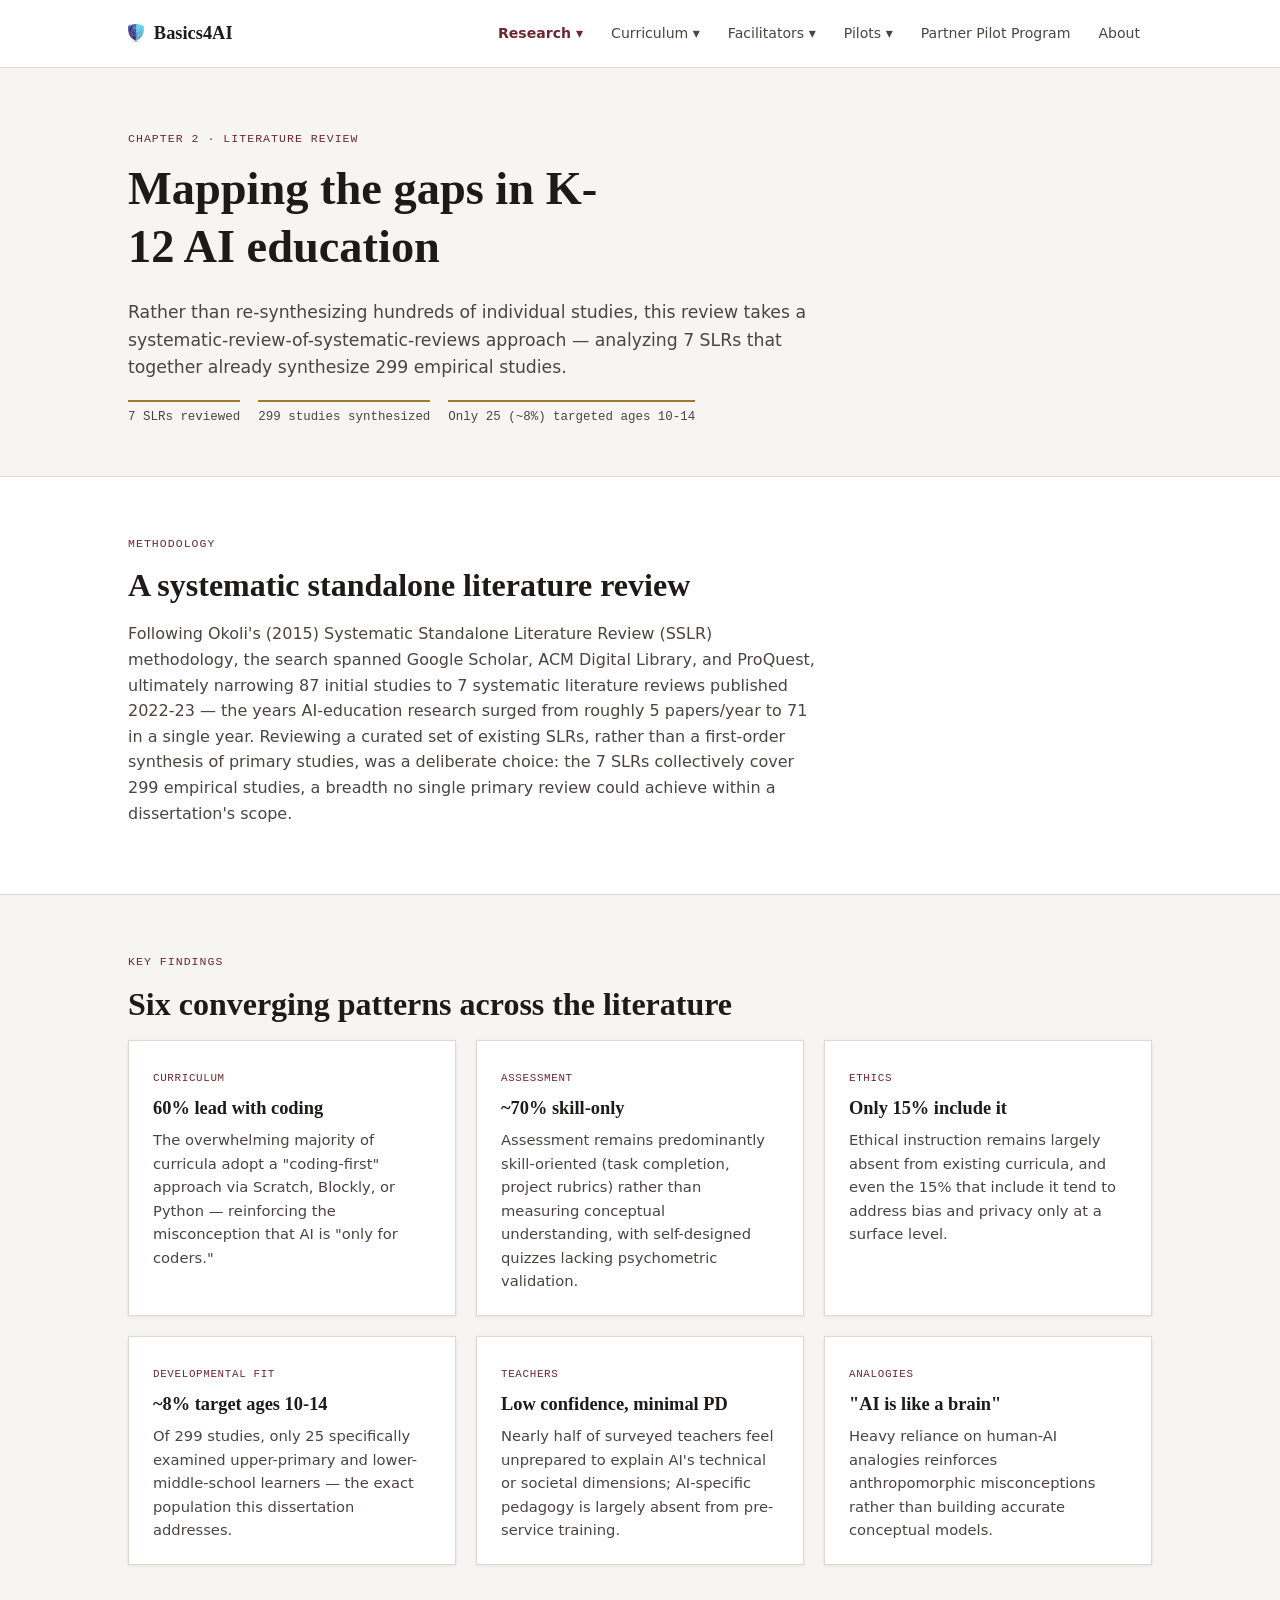
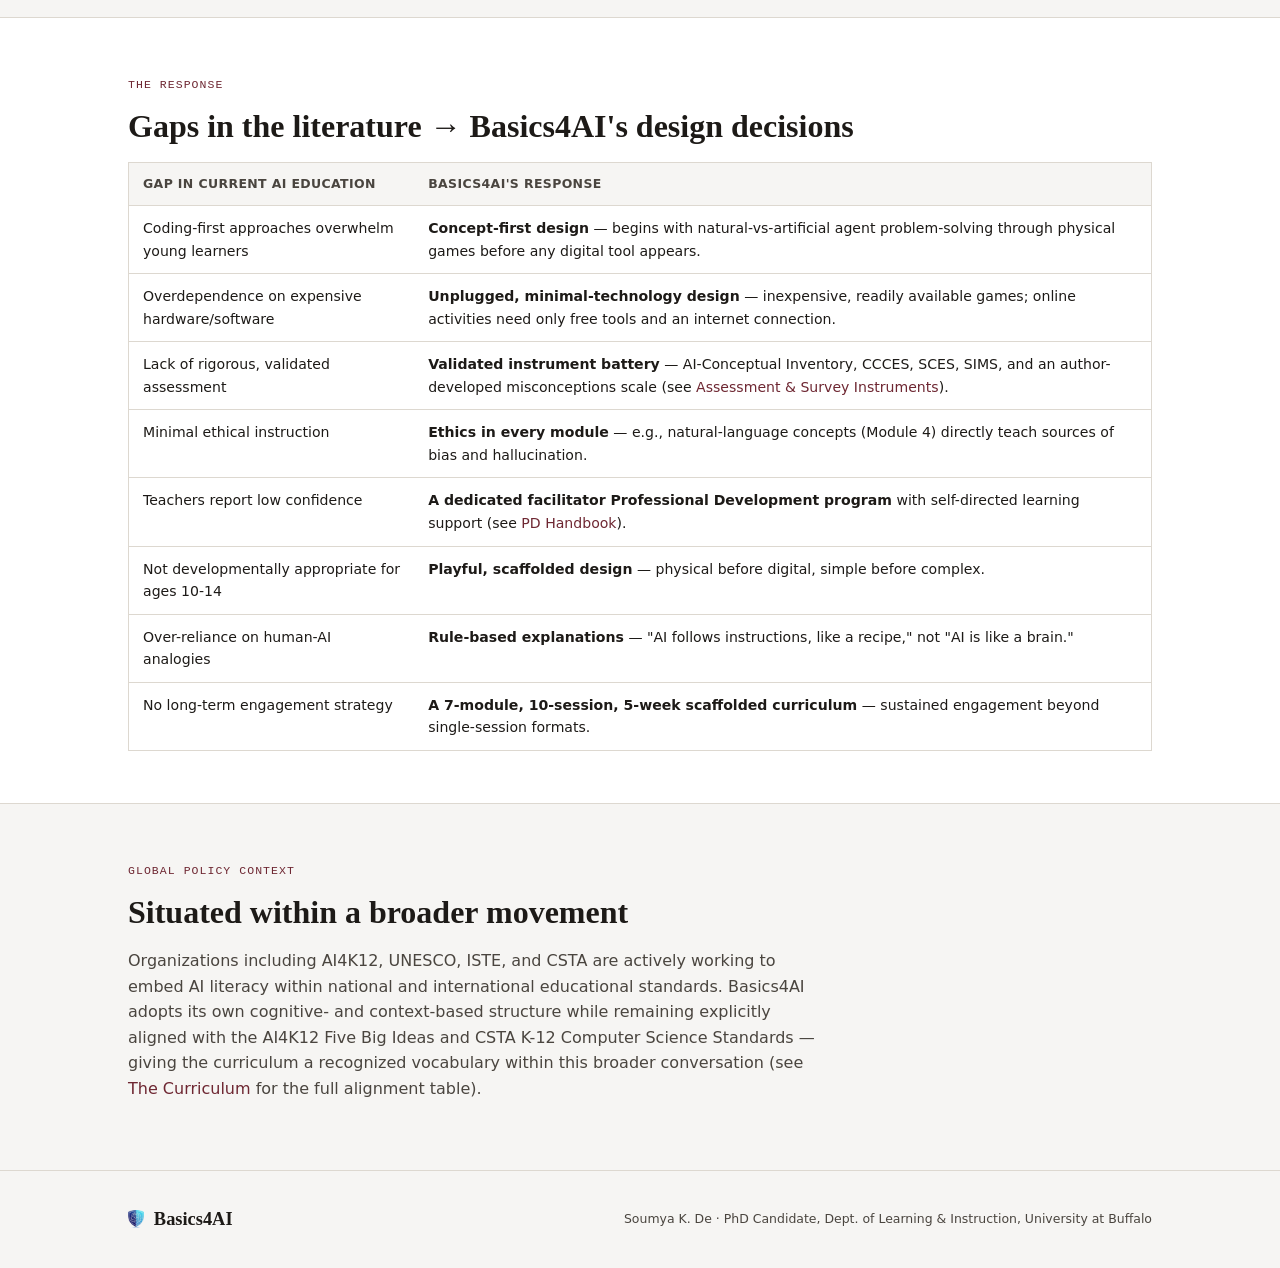
<file: literature-review.html>
<!DOCTYPE html>
<html lang="en">
<head>
<meta charset="UTF-8">
<meta name="viewport" content="width=device-width, initial-scale=1.0">
<title>Literature Review — Basics4AI</title>
<meta name="description" content="A synthesis of 7 systematic literature reviews (299 empirical studies) mapping the gaps in K-12 AI education that Basics4AI is designed to address.">
<link rel="stylesheet" href="assets/style.css?v=3">
</head>
<body>

<nav class="topnav">
  <div class="topnav-inner">
    <div class="brand"><a href="index.html" style="color:inherit;text-decoration:none;display:flex;align-items:center;gap:10px;"><img src="assets/basics4ai-mark.png" alt="" class="mark-icon">Basics4AI</a></div>
    <button class="nav-toggle" aria-label="Toggle navigation" onclick="document.querySelector('.navlinks').classList.toggle('open')">☰</button>
    <div class="navlinks">
      <div class="navgroup current">
        <button>Research ▾</button>
        <div class="dropdown">
          <a href="research-background.html">Research Background</a>
          <a href="literature-review.html">Literature Review</a>
          <a href="research-methodology.html">Research Methodology</a>
          <a href="assessment-instruments.html">Assessment &amp; Survey Instruments</a>
        </div>
      </div>
      <div class="navgroup">
        <button>Curriculum ▾</button>
        <div class="dropdown">
          <a href="curriculum-frameworks.html">Design Frameworks</a>
          <a href="the-curriculum.html">The Curriculum</a>
          <a href="games-activities.html">Games &amp; Activities</a>
        </div>
      </div>
      <div class="navgroup">
        <button>Facilitators ▾</button>
        <div class="dropdown">
          <a href="sdl-handbook.html">Self-Directed Learning</a>
          <a href="pd-handbook.html">Professional Development</a>
        </div>
      </div>
      <div class="navgroup">
        <button>Pilots ▾</button>
        <div class="dropdown">
          <a href="pre-pilot-studies.html">Pre-Pilot Studies</a>
          <a href="pilots-findings.html">Pilots &amp; Findings</a>
        </div>
      </div>
      <a href="partner-pilot.html">Partner Pilot Program</a>
      <a href="about.html">About</a>
    </div>
  </div>
</nav>

<header class="page-hero">
  <div class="container">
    <span class="eyebrow">Chapter 2 · Literature Review</span>
    <h1>Mapping the gaps in K-12 AI education</h1>
    <p class="lede">Rather than re-synthesizing hundreds of individual studies, this review takes a systematic-review-of-systematic-reviews approach — analyzing 7 SLRs that together already synthesize 299 empirical studies.</p>
    <div class="meta-row">
      <span>7 SLRs reviewed</span>
      <span>299 studies synthesized</span>
      <span>Only 25 (~8%) targeted ages 10-14</span>
    </div>
  </div>
</header>

<section class="block">
  <div class="container">
    <span class="eyebrow">Methodology</span>
    <h2>A systematic standalone literature review</h2>
    <p class="measure">Following Okoli's (2015) Systematic Standalone Literature Review (SSLR) methodology, the search spanned Google Scholar, ACM Digital Library, and ProQuest, ultimately narrowing 87 initial studies to 7 systematic literature reviews published 2022-23 — the years AI-education research surged from roughly 5 papers/year to 71 in a single year. Reviewing a curated set of existing SLRs, rather than a first-order synthesis of primary studies, was a deliberate choice: the 7 SLRs collectively cover 299 empirical studies, a breadth no single primary review could achieve within a dissertation's scope.</p>
  </div>
</section>

<section class="block alt">
  <div class="container">
    <span class="eyebrow">Key findings</span>
    <h2>Six converging patterns across the literature</h2>
    <div class="grid grid-3">
      <div class="card"><span class="tag">Curriculum</span><h3>60% lead with coding</h3><p>The overwhelming majority of curricula adopt a "coding-first" approach via Scratch, Blockly, or Python — reinforcing the misconception that AI is "only for coders."</p></div>
      <div class="card"><span class="tag">Assessment</span><h3>~70% skill-only</h3><p>Assessment remains predominantly skill-oriented (task completion, project rubrics) rather than measuring conceptual understanding, with self-designed quizzes lacking psychometric validation.</p></div>
      <div class="card"><span class="tag">Ethics</span><h3>Only 15% include it</h3><p>Ethical instruction remains largely absent from existing curricula, and even the 15% that include it tend to address bias and privacy only at a surface level.</p></div>
      <div class="card"><span class="tag">Developmental fit</span><h3>~8% target ages 10-14</h3><p>Of 299 studies, only 25 specifically examined upper-primary and lower-middle-school learners — the exact population this dissertation addresses.</p></div>
      <div class="card"><span class="tag">Teachers</span><h3>Low confidence, minimal PD</h3><p>Nearly half of surveyed teachers feel unprepared to explain AI's technical or societal dimensions; AI-specific pedagogy is largely absent from pre-service training.</p></div>
      <div class="card"><span class="tag">Analogies</span><h3>"AI is like a brain"</h3><p>Heavy reliance on human-AI analogies reinforces anthropomorphic misconceptions rather than building accurate conceptual models.</p></div>
    </div>
  </div>
</section>

<section class="block">
  <div class="container">
    <span class="eyebrow">The response</span>
    <h2>Gaps in the literature → Basics4AI's design decisions</h2>
    <div class="table-wrap">
      <table>
        <thead><tr><th>Gap in current AI education</th><th>Basics4AI's response</th></tr></thead>
        <tbody>
          <tr><td>Coding-first approaches overwhelm young learners</td><td><strong>Concept-first design</strong> — begins with natural-vs-artificial agent problem-solving through physical games before any digital tool appears.</td></tr>
          <tr><td>Overdependence on expensive hardware/software</td><td><strong>Unplugged, minimal-technology design</strong> — inexpensive, readily available games; online activities need only free tools and an internet connection.</td></tr>
          <tr><td>Lack of rigorous, validated assessment</td><td><strong>Validated instrument battery</strong> — AI-Conceptual Inventory, CCCES, SCES, SIMS, and an author-developed misconceptions scale (see <a href="assessment-instruments.html">Assessment &amp; Survey Instruments</a>).</td></tr>
          <tr><td>Minimal ethical instruction</td><td><strong>Ethics in every module</strong> — e.g., natural-language concepts (Module 4) directly teach sources of bias and hallucination.</td></tr>
          <tr><td>Teachers report low confidence</td><td><strong>A dedicated facilitator Professional Development program</strong> with self-directed learning support (see <a href="pd-handbook.html">PD Handbook</a>).</td></tr>
          <tr><td>Not developmentally appropriate for ages 10-14</td><td><strong>Playful, scaffolded design</strong> — physical before digital, simple before complex.</td></tr>
          <tr><td>Over-reliance on human-AI analogies</td><td><strong>Rule-based explanations</strong> — "AI follows instructions, like a recipe," not "AI is like a brain."</td></tr>
          <tr><td>No long-term engagement strategy</td><td><strong>A 7-module, 10-session, 5-week scaffolded curriculum</strong> — sustained engagement beyond single-session formats.</td></tr>
        </tbody>
      </table>
    </div>
  </div>
</section>

<section class="block alt">
  <div class="container">
    <span class="eyebrow">Global policy context</span>
    <h2>Situated within a broader movement</h2>
    <p class="measure">Organizations including AI4K12, UNESCO, ISTE, and CSTA are actively working to embed AI literacy within national and international educational standards. Basics4AI adopts its own cognitive- and context-based structure while remaining explicitly aligned with the AI4K12 Five Big Ideas and CSTA K-12 Computer Science Standards — giving the curriculum a recognized vocabulary within this broader conversation (see <a href="the-curriculum.html">The Curriculum</a> for the full alignment table).</p>
  </div>
</section>

<footer>
  <div class="container footer-inner">
    <div class="brand"><img src="assets/basics4ai-mark.png" alt="" class="mark-icon-footer">Basics4AI</div>
    <p class="fine">Soumya K. De · PhD Candidate, Dept. of Learning &amp; Instruction, University at Buffalo</p>
  </div>
</footer>

</body>
</html>
</file>
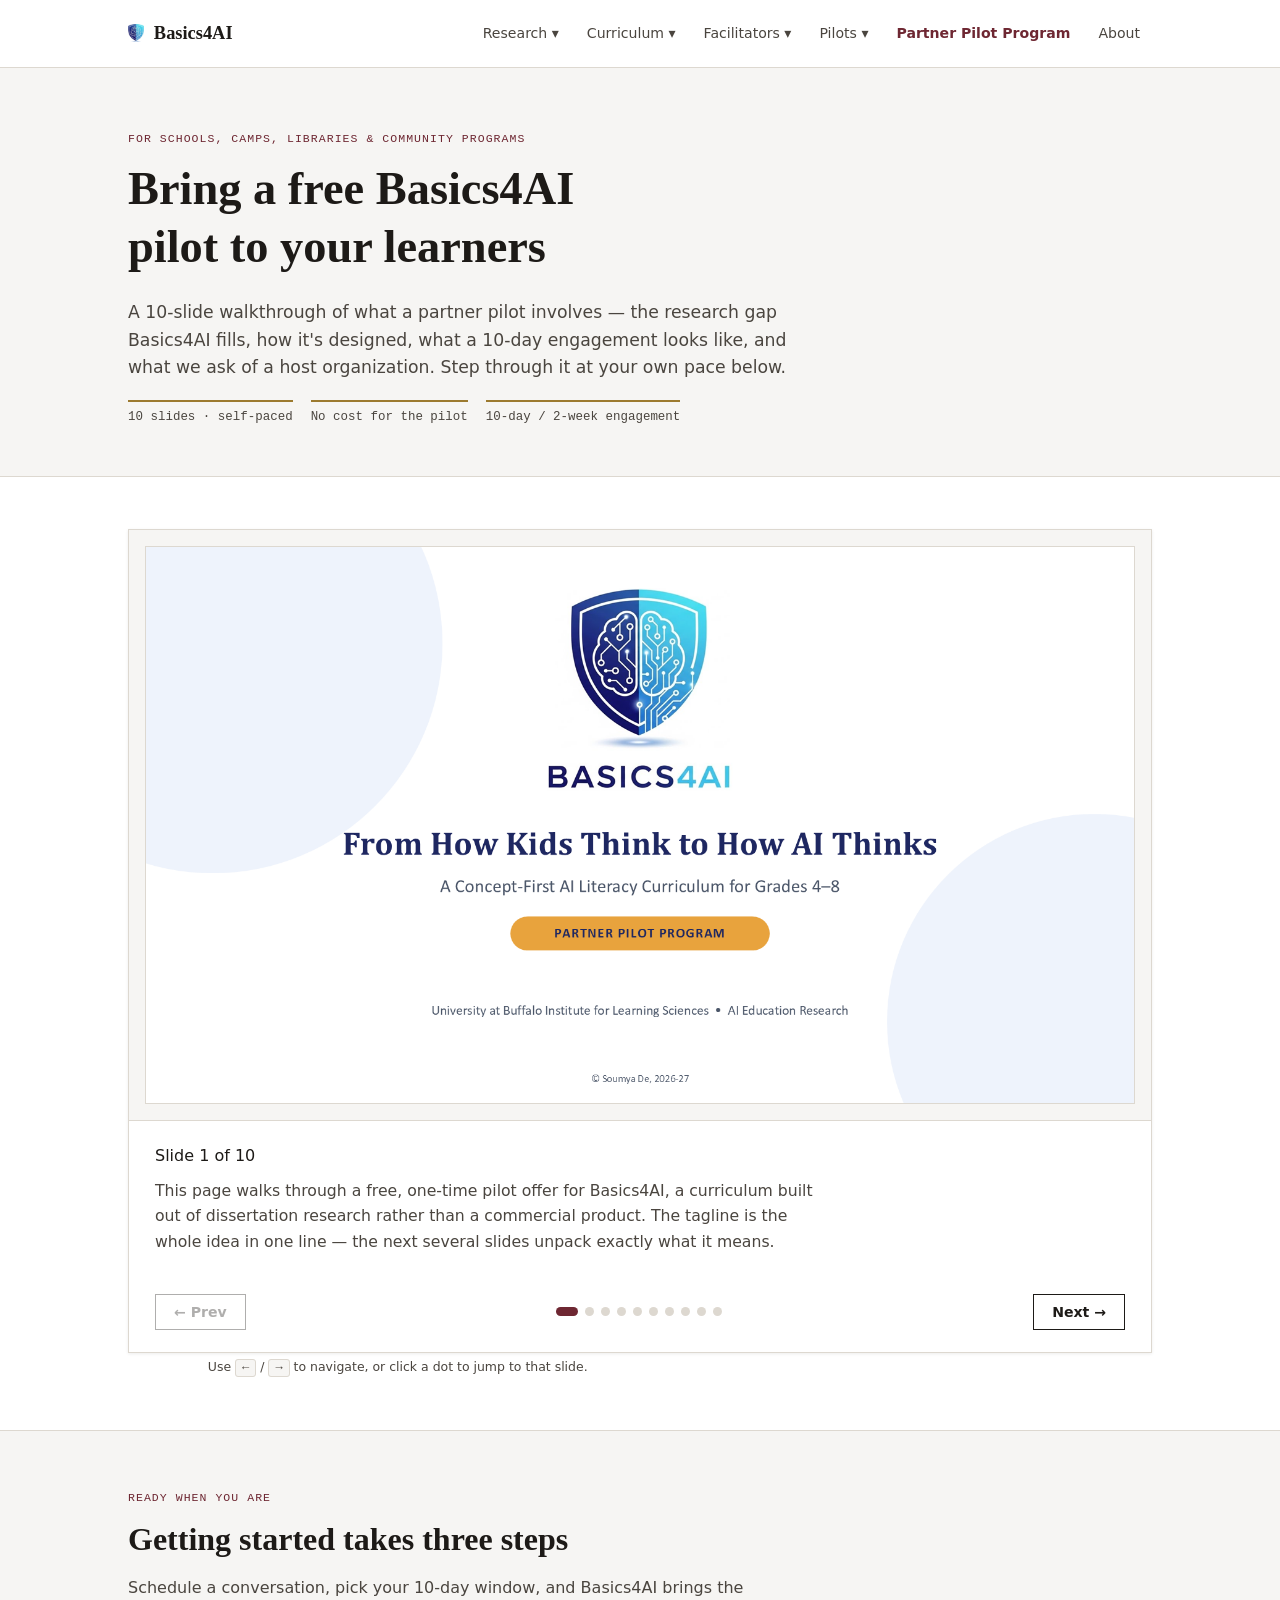
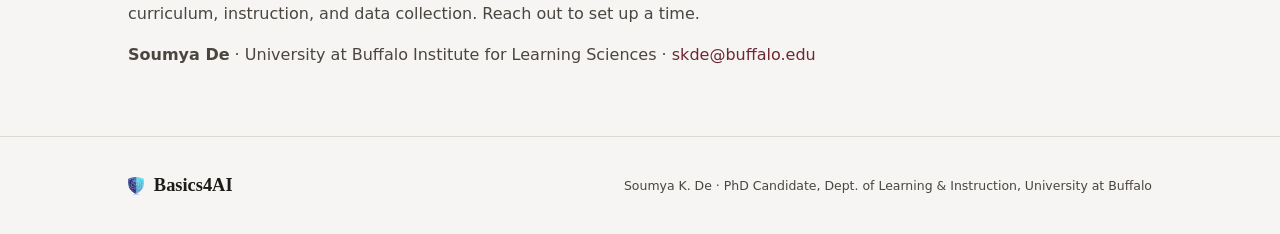
<file: partner-pilot.html>
<!DOCTYPE html>
<html lang="en">
<head>
<meta charset="UTF-8">
<meta name="viewport" content="width=device-width, initial-scale=1.0">
<title>Partner Pilot Program — Basics4AI</title>
<meta name="description" content="Bring a free, one-time 10-day Basics4AI pilot to your school, camp, library, or community program — walk through the full partner pitch, slide by slide, with commentary.">
<link rel="stylesheet" href="assets/style.css?v=3">
<style>
  .viewer {
    border: 1px solid var(--line);
    background: var(--paper);
    box-shadow: var(--shadow);
  }
  .viewer-stage {
    background: var(--paper-alt);
    padding: 16px;
    border-bottom: 1px solid var(--line);
  }
  .viewer-stage img {
    display: block;
    width: 100%;
    height: auto;
    border: 1px solid var(--line);
  }
  .viewer-commentary { padding: 22px 26px 24px; }
  .viewer-commentary .tag { display: block; margin-bottom: 10px; }
  .viewer-commentary p { font-size: 0.98rem; max-width: 68ch; margin: 0; }

  .viewer-controls {
    display: flex; align-items: center; justify-content: space-between; gap: 16px;
    padding: 16px 26px 22px; flex-wrap: wrap;
  }
  .viewer-btn {
    font-family: var(--font-sans); font-size: 0.88rem; font-weight: 600; color: var(--ink);
    background: var(--paper); border: 1px solid var(--ink); padding: 9px 18px; cursor: pointer;
  }
  .viewer-btn:hover { background: var(--paper-alt); }
  .viewer-btn:disabled { opacity: 0.35; cursor: default; }
  .viewer-btn:focus-visible, .viewer-dot:focus-visible { outline: 2px solid var(--accent); outline-offset: 2px; }

  .viewer-dots { display: flex; gap: 7px; flex-wrap: wrap; justify-content: center; }
  .viewer-dot {
    width: 9px; height: 9px; border-radius: 50%; background: var(--line); border: none; padding: 0; cursor: pointer;
    transition: background 0.15s ease, width 0.15s ease, border-radius 0.15s ease;
  }
  .viewer-dot[aria-current="true"] { background: var(--accent); width: 22px; border-radius: 5px; }

  .viewer-hint { text-align: center; color: var(--ink-soft); font-size: 0.78rem; margin: 4px 0 0; }
  .viewer-hint kbd {
    font-family: var(--font-mono); background: var(--paper-alt); border: 1px solid var(--line);
    border-radius: 3px; padding: 1px 6px; font-size: 0.75rem;
  }
</style>
</head>
<body>

<nav class="topnav">
  <div class="topnav-inner">
    <div class="brand"><a href="index.html" style="color:inherit;text-decoration:none;display:flex;align-items:center;gap:10px;"><img src="assets/basics4ai-mark.png" alt="" class="mark-icon">Basics4AI</a></div>
    <button class="nav-toggle" aria-label="Toggle navigation" onclick="document.querySelector('.navlinks').classList.toggle('open')">☰</button>
    <div class="navlinks">
      <div class="navgroup">
        <button>Research ▾</button>
        <div class="dropdown">
          <a href="research-background.html">Research Background</a>
          <a href="literature-review.html">Literature Review</a>
          <a href="research-methodology.html">Research Methodology</a>
          <a href="assessment-instruments.html">Assessment &amp; Survey Instruments</a>
        </div>
      </div>
      <div class="navgroup">
        <button>Curriculum ▾</button>
        <div class="dropdown">
          <a href="curriculum-frameworks.html">Design Frameworks</a>
          <a href="the-curriculum.html">The Curriculum</a>
          <a href="games-activities.html">Games &amp; Activities</a>
        </div>
      </div>
      <div class="navgroup">
        <button>Facilitators ▾</button>
        <div class="dropdown">
          <a href="sdl-handbook.html">Self-Directed Learning</a>
          <a href="pd-handbook.html">Professional Development</a>
        </div>
      </div>
      <div class="navgroup">
        <button>Pilots ▾</button>
        <div class="dropdown">
          <a href="pre-pilot-studies.html">Pre-Pilot Studies</a>
          <a href="pilots-findings.html">Pilots &amp; Findings</a>
        </div>
      </div>
      <a href="partner-pilot.html" class="current">Partner Pilot Program</a>
      <a href="about.html">About</a>
    </div>
  </div>
</nav>

<header class="page-hero">
  <div class="container">
    <span class="eyebrow">For Schools, Camps, Libraries &amp; Community Programs</span>
    <h1>Bring a free Basics4AI pilot to your learners</h1>
    <p class="lede">A 10-slide walkthrough of what a partner pilot involves — the research gap Basics4AI fills, how it's designed, what a 10-day engagement looks like, and what we ask of a host organization. Step through it at your own pace below.</p>
    <div class="meta-row">
      <span>10 slides · self-paced</span>
      <span>No cost for the pilot</span>
      <span>10-day / 2-week engagement</span>
    </div>
  </div>
</header>

<section class="block">
  <div class="container">
    <div class="viewer">
      <div class="viewer-stage">
        <img id="slideImg" src="assets/partner-pilot/slide1.png" alt="Slide 1">
      </div>
      <div class="viewer-commentary">
        <span class="tag" id="slideLabel">Slide 1 of 10</span>
        <p id="slideText"></p>
      </div>
      <div class="viewer-controls">
        <button class="viewer-btn" id="prevBtn" aria-label="Previous slide">&larr; Prev</button>
        <div class="viewer-dots" id="dots" role="tablist" aria-label="Jump to slide"></div>
        <button class="viewer-btn" id="nextBtn" aria-label="Next slide">Next &rarr;</button>
      </div>
    </div>
    <p class="viewer-hint">Use <kbd>&larr;</kbd> / <kbd>&rarr;</kbd> to navigate, or click a dot to jump to that slide.</p>
  </div>
</section>

<section class="block alt">
  <div class="container">
    <span class="eyebrow">Ready When You Are</span>
    <h2>Getting started takes three steps</h2>
    <p class="measure">Schedule a conversation, pick your 10-day window, and Basics4AI brings the curriculum, instruction, and data collection. Reach out to set up a time.</p>
    <p class="measure"><strong>Soumya De</strong> · University at Buffalo Institute for Learning Sciences · <a href="mailto:skde@buffalo.edu">skde@buffalo.edu</a></p>
  </div>
</section>

<footer>
  <div class="container footer-inner">
    <div class="brand"><img src="assets/basics4ai-mark.png" alt="" class="mark-icon-footer">Basics4AI</div>
    <p class="fine">Soumya K. De · PhD Candidate, Dept. of Learning &amp; Instruction, University at Buffalo</p>
  </div>
</footer>

<script>
(function(){
  var slides = [
    {
      img: "assets/partner-pilot/slide1.png",
      alt: "Title slide: From How Kids Think to How AI Thinks",
      text: "This page walks through a free, one-time pilot offer for Basics4AI, a curriculum built out of dissertation research rather than a commercial product. The tagline is the whole idea in one line — the next several slides unpack exactly what it means."
    },
    {
      img: "assets/partner-pilot/slide2.png",
      alt: "Slide showing 8%, 60%, and under 20% statistics on K-12 AI curricula",
      text: "These three numbers come from a synthesis of 7 systematic literature reviews covering 299 empirical studies of K-12 AI education (2022–2023). Very little existing curriculum targets this exact age range, most lead with coding tools before concepts, and almost none teach ethics on purpose. Basics4AI was designed specifically to fill that gap."
    },
    {
      img: "assets/partner-pilot/slide3.png",
      alt: "Comparison of most AI curricula versus Basics4AI's cognition-first approach",
      text: "This is the core design idea. Most curricula hand a child a tool or a line of code first and explain the concept behind it afterward, if at all. Basics4AI starts at the other end: a child already knows how to reason through a maze, a budget, or a game, so each module starts there and only then introduces the AI version of that same reasoning. Every module maps to one of eight cognitive functions shared by humans and AI — not to a programming language or a piece of software."
    },
    {
      img: "assets/partner-pilot/slide4.png",
      alt: "ADDIE, UCIT, and PBL plus GBL design framework",
      text: "Three questions anchor how the curriculum was built. ADDIE answers how it was built and revised — continually, across every pilot site, not shipped once and left alone. UCIT (Universal Constructive Instructional Theory) answers how learning itself was designed, so kids construct understanding rather than just receive it. Problem-Based and Game-Based Learning answer how learners engage — structured reasoning paired with motivation and productive struggle."
    },
    {
      img: "assets/partner-pilot/slide5.png",
      alt: "Seven Basics4AI modules from What Is Intelligence to Build Your Own AI",
      text: "The seven modules build on each other, from “what is intelligence” (a maze) to “build your own AI” (training a gesture-recognition model). Each one pairs a concrete, low-tech activity — Tic-Tac-Toe, Sudoku, a budgeted shopping trip, dice — with the AI concept it embodies, so nothing requires special hardware or prior coding experience."
    },
    {
      img: "assets/partner-pilot/slide6.png",
      alt: "Timeline of a 10-day pilot with check-ins every two days",
      text: "The pilot runs 10 program days across two weeks, in whatever informal-learning setting a partner already runs — a camp, a library, an after-school program, a community center. A check-in — a short survey, assessment, and reflection — happens every other day, deliberately light rather than daily. There is no participation fee for this one-time pilot offering."
    },
    {
      img: "assets/partner-pilot/slide7.png",
      alt: "Five community sites where Basics4AI has been piloted",
      text: "Basics4AI has already run in five different informal-education settings — a bilingual after-school program, university spring-break day camps, an under-resourced community youth center, a five-week NGO summer program, and a town recreation department's 2026 offerings. Each site surfaced real friction — attendance, hardware, family expectations — and the curriculum was revised in response every time, rather than tested once under ideal conditions."
    },
    {
      img: "assets/partner-pilot/slide8.png",
      alt: "Direct quotes from Basics4AI student participants",
      text: "These are unedited quotes from participant interviews and post-event surveys, not copy written for marketing. They point at the effect the curriculum aims for: kids leaving with AI as something they can reason about and explain, not something mysterious."
    },
    {
      img: "assets/partner-pilot/slide9.png",
      alt: "What partnering looks like: the pilot now versus optional long-term adoption",
      text: "For the pilot itself, the ask is small: one on-site staff member to accompany the instructor, at no cost. Everything else — licensing the course, a paid facilitator training program, an online Learning Analytics dashboard — is an entirely optional path for later, only if a partner wants to continue after the pilot, and none of that pricing is finalized yet."
    },
    {
      img: "assets/partner-pilot/slide10.png",
      alt: "Next steps: schedule a conversation, pick a 10-day window, Basics4AI handles the rest",
      text: "Getting started takes three steps: a conversation, picking a 10-day window, and Basics4AI brings the curriculum, instruction, and data collection. Contact details are below."
    }
  ];

  var idx = 0;
  var img = document.getElementById("slideImg");
  var label = document.getElementById("slideLabel");
  var text = document.getElementById("slideText");
  var dotsWrap = document.getElementById("dots");
  var prevBtn = document.getElementById("prevBtn");
  var nextBtn = document.getElementById("nextBtn");

  slides.forEach(function(_, i){
    var b = document.createElement("button");
    b.className = "viewer-dot";
    b.setAttribute("role", "tab");
    b.setAttribute("aria-label", "Slide " + (i + 1));
    b.addEventListener("click", function(){ go(i); });
    dotsWrap.appendChild(b);
  });

  function render(){
    var s = slides[idx];
    img.src = s.img;
    img.alt = s.alt;
    label.textContent = "Slide " + (idx + 1) + " of " + slides.length;
    text.textContent = s.text;
    prevBtn.disabled = idx === 0;
    nextBtn.disabled = idx === slides.length - 1;
    var dots = dotsWrap.querySelectorAll(".viewer-dot");
    dots.forEach(function(d, i){ d.setAttribute("aria-current", i === idx ? "true" : "false"); });
  }

  function go(i){
    idx = Math.max(0, Math.min(slides.length - 1, i));
    render();
  }

  prevBtn.addEventListener("click", function(){ go(idx - 1); });
  nextBtn.addEventListener("click", function(){ go(idx + 1); });
  document.addEventListener("keydown", function(e){
    if (e.key === "ArrowRight") go(idx + 1);
    if (e.key === "ArrowLeft") go(idx - 1);
  });

  render();
})();
</script>

</body>
</html>
</file>
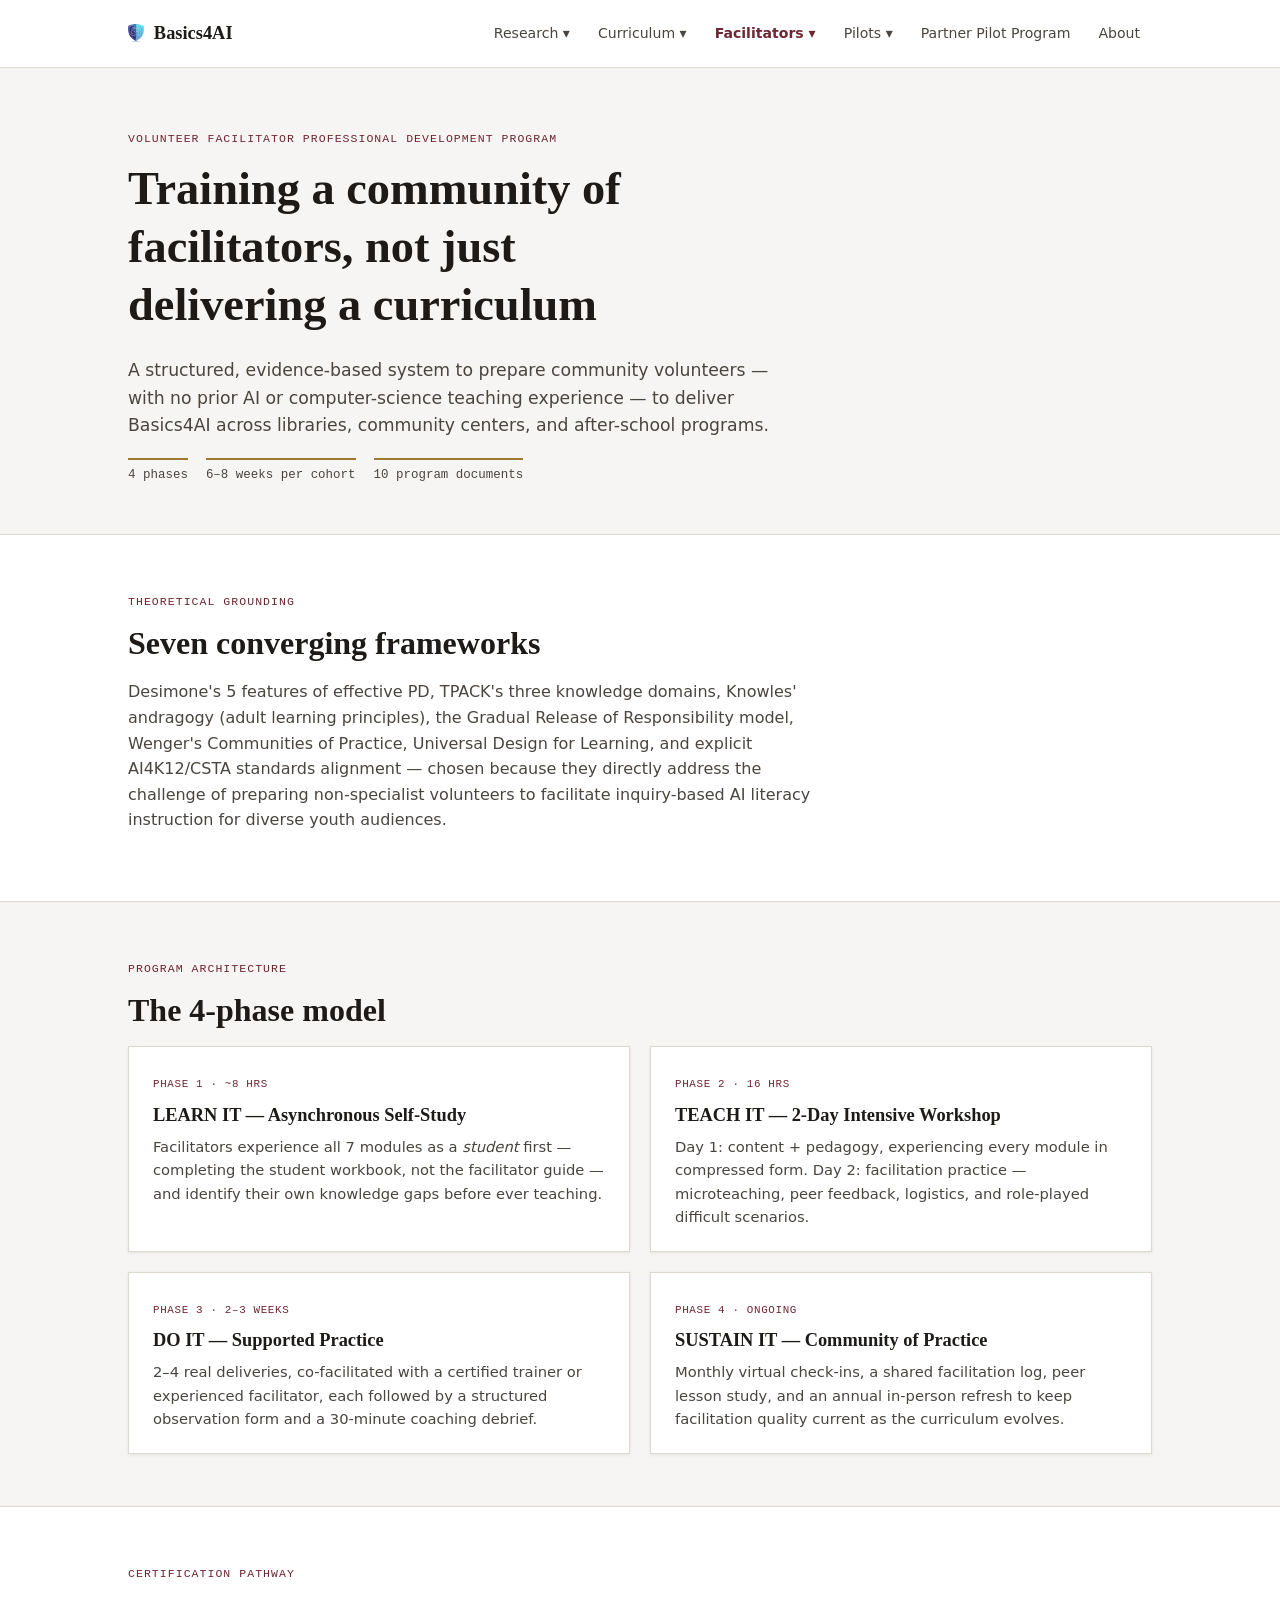
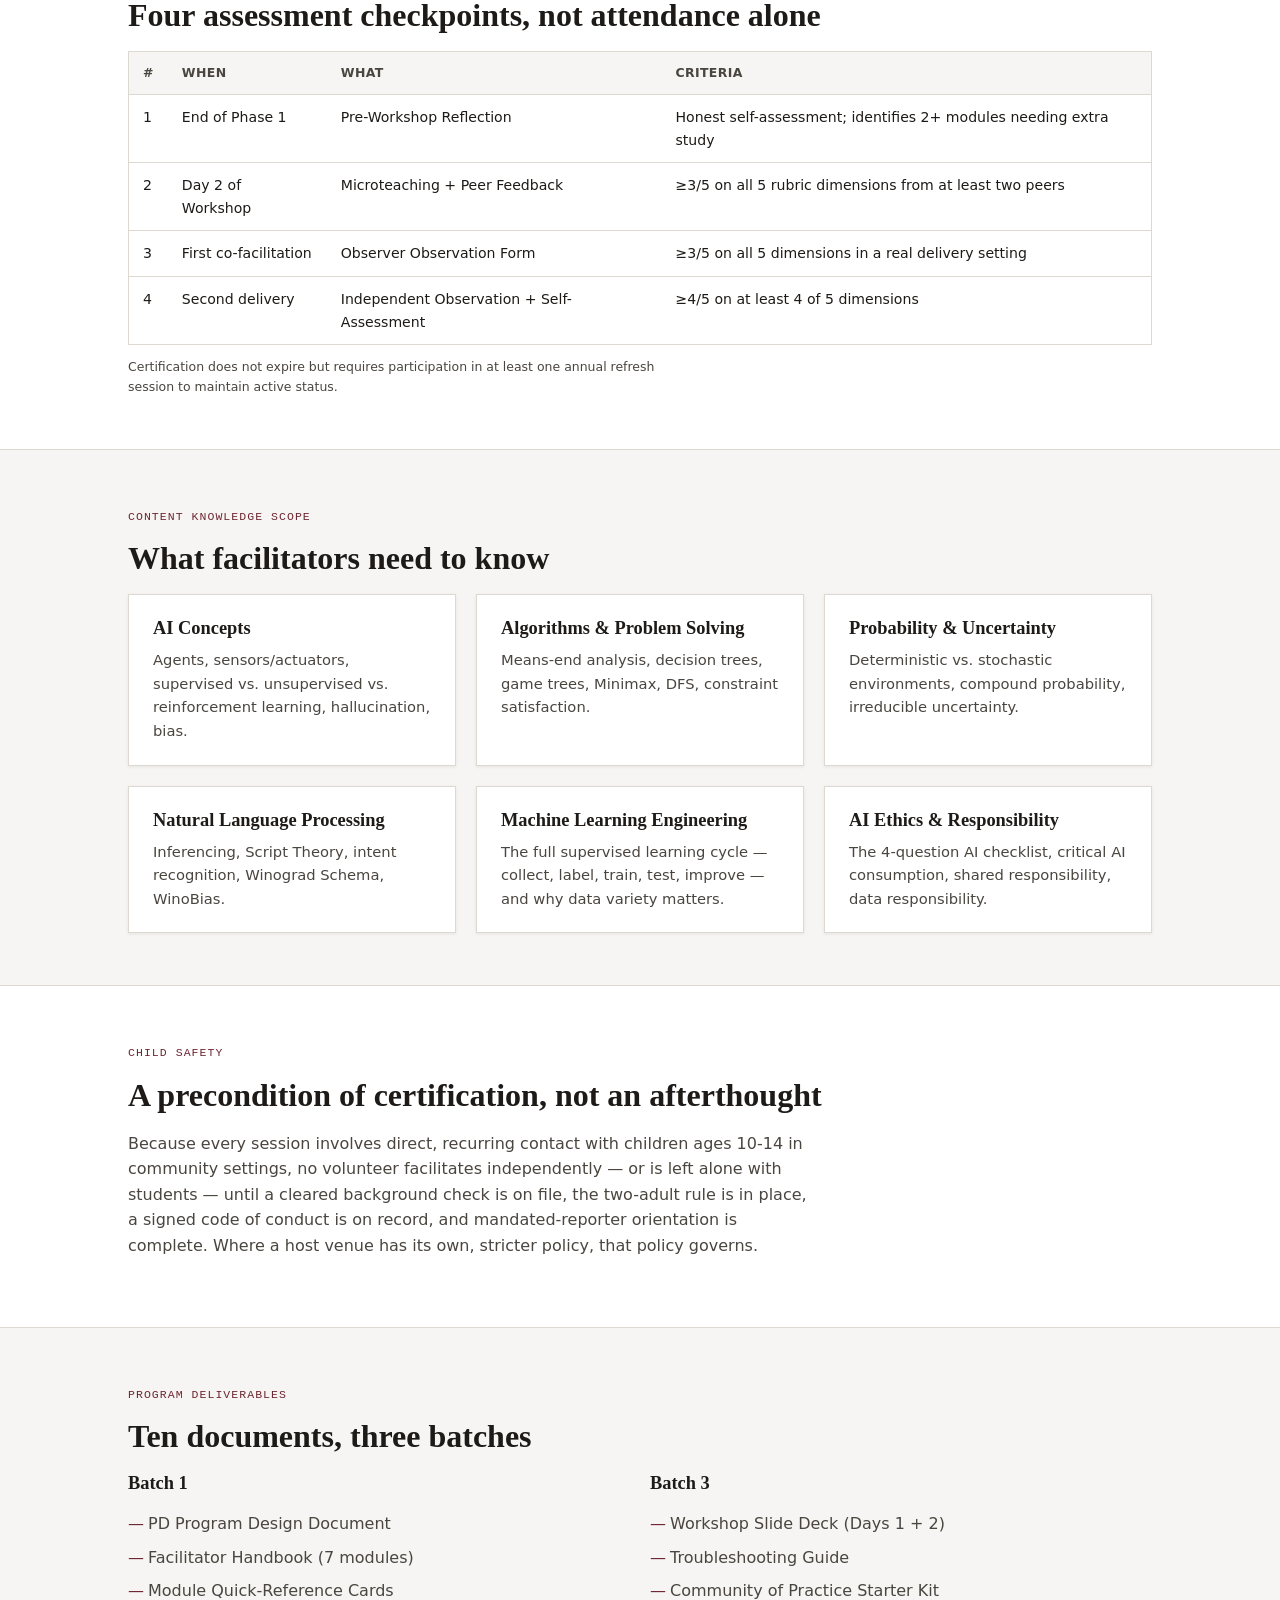
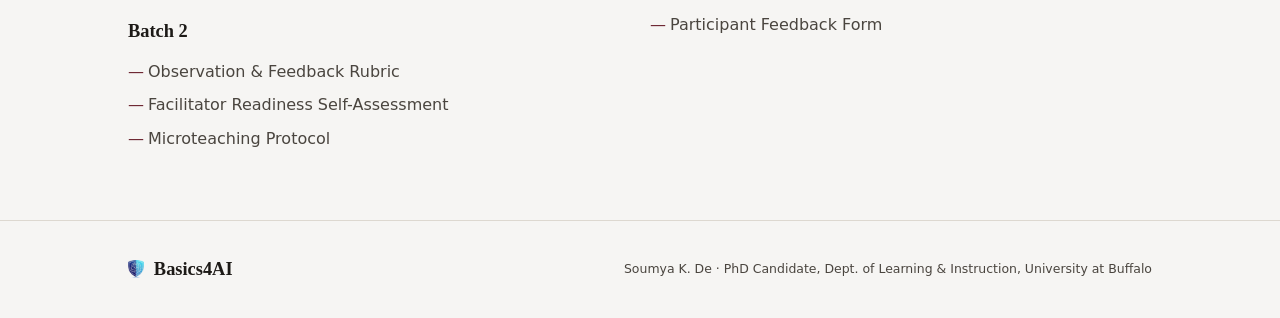
<file: pd-handbook.html>
<!DOCTYPE html>
<html lang="en">
<head>
<meta charset="UTF-8">
<meta name="viewport" content="width=device-width, initial-scale=1.0">
<title>Professional Development Handbook — Basics4AI</title>
<meta name="description" content="A 4-phase, 10-document program for training volunteer, non-specialist facilitators to deliver Basics4AI at scale.">
<link rel="stylesheet" href="assets/style.css?v=3">
</head>
<body>

<nav class="topnav">
  <div class="topnav-inner">
    <div class="brand"><a href="index.html" style="color:inherit;text-decoration:none;display:flex;align-items:center;gap:10px;"><img src="assets/basics4ai-mark.png" alt="" class="mark-icon">Basics4AI</a></div>
    <button class="nav-toggle" aria-label="Toggle navigation" onclick="document.querySelector('.navlinks').classList.toggle('open')">☰</button>
    <div class="navlinks">
      <div class="navgroup">
        <button>Research ▾</button>
        <div class="dropdown">
          <a href="research-background.html">Research Background</a>
          <a href="literature-review.html">Literature Review</a>
          <a href="research-methodology.html">Research Methodology</a>
          <a href="assessment-instruments.html">Assessment &amp; Survey Instruments</a>
        </div>
      </div>
      <div class="navgroup">
        <button>Curriculum ▾</button>
        <div class="dropdown">
          <a href="curriculum-frameworks.html">Design Frameworks</a>
          <a href="the-curriculum.html">The Curriculum</a>
          <a href="games-activities.html">Games &amp; Activities</a>
        </div>
      </div>
      <div class="navgroup current">
        <button>Facilitators ▾</button>
        <div class="dropdown">
          <a href="sdl-handbook.html">Self-Directed Learning</a>
          <a href="pd-handbook.html">Professional Development</a>
        </div>
      </div>
      <div class="navgroup">
        <button>Pilots ▾</button>
        <div class="dropdown">
          <a href="pre-pilot-studies.html">Pre-Pilot Studies</a>
          <a href="pilots-findings.html">Pilots &amp; Findings</a>
        </div>
      </div>
      <a href="partner-pilot.html">Partner Pilot Program</a>
      <a href="about.html">About</a>
    </div>
  </div>
</nav>

<header class="page-hero">
  <div class="container">
    <span class="eyebrow">Volunteer Facilitator Professional Development Program</span>
    <h1>Training a community of facilitators, not just delivering a curriculum</h1>
    <p class="lede">A structured, evidence-based system to prepare community volunteers — with no prior AI or computer-science teaching experience — to deliver Basics4AI across libraries, community centers, and after-school programs.</p>
    <div class="meta-row"><span>4 phases</span><span>6–8 weeks per cohort</span><span>10 program documents</span></div>
  </div>
</header>

<section class="block">
  <div class="container">
    <span class="eyebrow">Theoretical grounding</span>
    <h2>Seven converging frameworks</h2>
    <p class="measure">Desimone's 5 features of effective PD, TPACK's three knowledge domains, Knowles' andragogy (adult learning principles), the Gradual Release of Responsibility model, Wenger's Communities of Practice, Universal Design for Learning, and explicit AI4K12/CSTA standards alignment — chosen because they directly address the challenge of preparing non-specialist volunteers to facilitate inquiry-based AI literacy instruction for diverse youth audiences.</p>
  </div>
</section>

<section class="block alt">
  <div class="container">
    <span class="eyebrow">Program architecture</span>
    <h2>The 4-phase model</h2>
    <div class="grid grid-2">
      <div class="card">
        <span class="tag">Phase 1 · ~8 hrs</span>
        <h3>LEARN IT — Asynchronous Self-Study</h3>
        <p>Facilitators experience all 7 modules as a <em>student</em> first — completing the student workbook, not the facilitator guide — and identify their own knowledge gaps before ever teaching.</p>
      </div>
      <div class="card">
        <span class="tag">Phase 2 · 16 hrs</span>
        <h3>TEACH IT — 2-Day Intensive Workshop</h3>
        <p>Day 1: content + pedagogy, experiencing every module in compressed form. Day 2: facilitation practice — microteaching, peer feedback, logistics, and role-played difficult scenarios.</p>
      </div>
      <div class="card">
        <span class="tag">Phase 3 · 2–3 weeks</span>
        <h3>DO IT — Supported Practice</h3>
        <p>2–4 real deliveries, co-facilitated with a certified trainer or experienced facilitator, each followed by a structured observation form and a 30-minute coaching debrief.</p>
      </div>
      <div class="card">
        <span class="tag">Phase 4 · Ongoing</span>
        <h3>SUSTAIN IT — Community of Practice</h3>
        <p>Monthly virtual check-ins, a shared facilitation log, peer lesson study, and an annual in-person refresh to keep facilitation quality current as the curriculum evolves.</p>
      </div>
    </div>
  </div>
</section>

<section class="block">
  <div class="container">
    <span class="eyebrow">Certification pathway</span>
    <h2>Four assessment checkpoints, not attendance alone</h2>
    <div class="table-wrap">
      <table>
        <thead><tr><th>#</th><th>When</th><th>What</th><th>Criteria</th></tr></thead>
        <tbody>
          <tr><td>1</td><td>End of Phase 1</td><td>Pre-Workshop Reflection</td><td>Honest self-assessment; identifies 2+ modules needing extra study</td></tr>
          <tr><td>2</td><td>Day 2 of Workshop</td><td>Microteaching + Peer Feedback</td><td>≥3/5 on all 5 rubric dimensions from at least two peers</td></tr>
          <tr><td>3</td><td>First co-facilitation</td><td>Observer Observation Form</td><td>≥3/5 on all 5 dimensions in a real delivery setting</td></tr>
          <tr><td>4</td><td>Second delivery</td><td>Independent Observation + Self-Assessment</td><td>≥4/5 on at least 4 of 5 dimensions</td></tr>
        </tbody>
      </table>
    </div>
    <p class="fine" style="margin-top:12px;">Certification does not expire but requires participation in at least one annual refresh session to maintain active status.</p>
  </div>
</section>

<section class="block alt">
  <div class="container">
    <span class="eyebrow">Content knowledge scope</span>
    <h2>What facilitators need to know</h2>
    <div class="grid grid-3">
      <div class="card"><h3>AI Concepts</h3><p>Agents, sensors/actuators, supervised vs. unsupervised vs. reinforcement learning, hallucination, bias.</p></div>
      <div class="card"><h3>Algorithms &amp; Problem Solving</h3><p>Means-end analysis, decision trees, game trees, Minimax, DFS, constraint satisfaction.</p></div>
      <div class="card"><h3>Probability &amp; Uncertainty</h3><p>Deterministic vs. stochastic environments, compound probability, irreducible uncertainty.</p></div>
      <div class="card"><h3>Natural Language Processing</h3><p>Inferencing, Script Theory, intent recognition, Winograd Schema, WinoBias.</p></div>
      <div class="card"><h3>Machine Learning Engineering</h3><p>The full supervised learning cycle — collect, label, train, test, improve — and why data variety matters.</p></div>
      <div class="card"><h3>AI Ethics &amp; Responsibility</h3><p>The 4-question AI checklist, critical AI consumption, shared responsibility, data responsibility.</p></div>
    </div>
  </div>
</section>

<section class="block">
  <div class="container">
    <span class="eyebrow">Child safety</span>
    <h2>A precondition of certification, not an afterthought</h2>
    <p class="measure">Because every session involves direct, recurring contact with children ages 10-14 in community settings, no volunteer facilitates independently — or is left alone with students — until a cleared background check is on file, the two-adult rule is in place, a signed code of conduct is on record, and mandated-reporter orientation is complete. Where a host venue has its own, stricter policy, that policy governs.</p>
  </div>
</section>

<section class="block alt">
  <div class="container">
    <span class="eyebrow">Program deliverables</span>
    <h2>Ten documents, three batches</h2>
    <div class="grid grid-2">
      <div>
        <h3>Batch 1</h3>
        <ul class="list-clean">
          <li>PD Program Design Document</li>
          <li>Facilitator Handbook (7 modules)</li>
          <li>Module Quick-Reference Cards</li>
        </ul>
        <h3>Batch 2</h3>
        <ul class="list-clean">
          <li>Observation &amp; Feedback Rubric</li>
          <li>Facilitator Readiness Self-Assessment</li>
          <li>Microteaching Protocol</li>
        </ul>
      </div>
      <div>
        <h3>Batch 3</h3>
        <ul class="list-clean">
          <li>Workshop Slide Deck (Days 1 + 2)</li>
          <li>Troubleshooting Guide</li>
          <li>Community of Practice Starter Kit</li>
          <li>Participant Feedback Form</li>
        </ul>
      </div>
    </div>
  </div>
</section>

<footer>
  <div class="container footer-inner">
    <div class="brand"><img src="assets/basics4ai-mark.png" alt="" class="mark-icon-footer">Basics4AI</div>
    <p class="fine">Soumya K. De · PhD Candidate, Dept. of Learning &amp; Instruction, University at Buffalo</p>
  </div>
</footer>

</body>
</html>
</file>
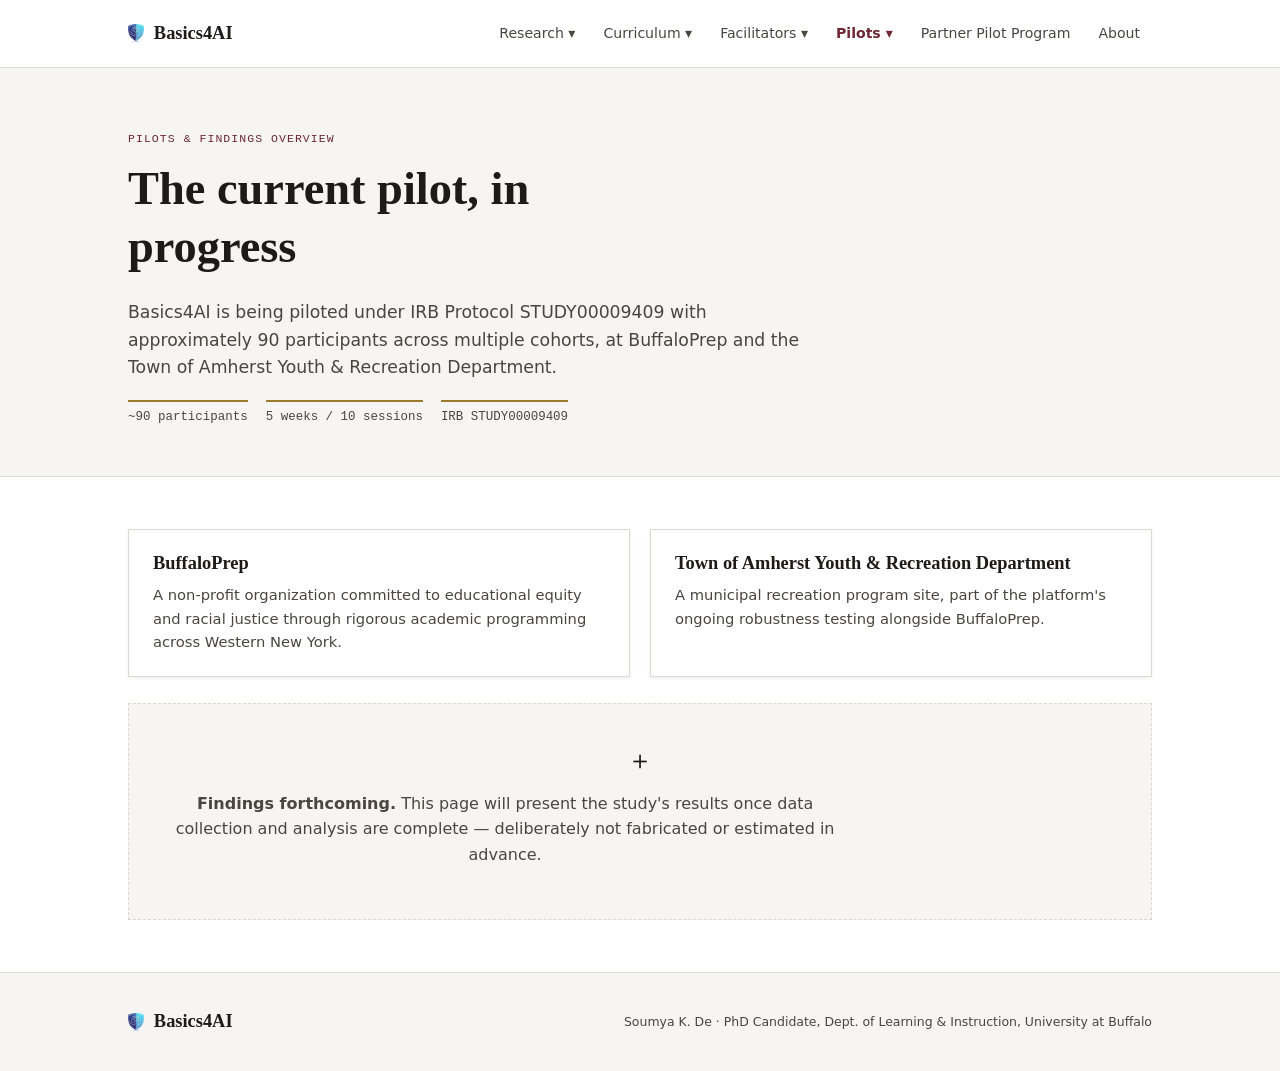
<file: pilots-findings.html>
<!DOCTYPE html>
<html lang="en">
<head>
<meta charset="UTF-8">
<meta name="viewport" content="width=device-width, initial-scale=1.0">
<title>Pilots &amp; Findings Overview — Basics4AI</title>
<meta name="description" content="The current IRB-governed Basics4AI pilots at BuffaloPrep and the Town of Amherst Youth &amp; Recreation Department. Findings forthcoming.">
<link rel="stylesheet" href="assets/style.css?v=3">
</head>
<body>

<nav class="topnav">
  <div class="topnav-inner">
    <div class="brand"><a href="index.html" style="color:inherit;text-decoration:none;display:flex;align-items:center;gap:10px;"><img src="assets/basics4ai-mark.png" alt="" class="mark-icon">Basics4AI</a></div>
    <button class="nav-toggle" aria-label="Toggle navigation" onclick="document.querySelector('.navlinks').classList.toggle('open')">☰</button>
    <div class="navlinks">
      <div class="navgroup">
        <button>Research ▾</button>
        <div class="dropdown">
          <a href="research-background.html">Research Background</a>
          <a href="literature-review.html">Literature Review</a>
          <a href="research-methodology.html">Research Methodology</a>
          <a href="assessment-instruments.html">Assessment &amp; Survey Instruments</a>
        </div>
      </div>
      <div class="navgroup">
        <button>Curriculum ▾</button>
        <div class="dropdown">
          <a href="curriculum-frameworks.html">Design Frameworks</a>
          <a href="the-curriculum.html">The Curriculum</a>
          <a href="games-activities.html">Games &amp; Activities</a>
        </div>
      </div>
      <div class="navgroup">
        <button>Facilitators ▾</button>
        <div class="dropdown">
          <a href="sdl-handbook.html">Self-Directed Learning</a>
          <a href="pd-handbook.html">Professional Development</a>
        </div>
      </div>
      <div class="navgroup current">
        <button>Pilots ▾</button>
        <div class="dropdown">
          <a href="pre-pilot-studies.html">Pre-Pilot Studies</a>
          <a href="pilots-findings.html">Pilots &amp; Findings</a>
        </div>
      </div>
      <a href="partner-pilot.html">Partner Pilot Program</a>
      <a href="about.html">About</a>
    </div>
  </div>
</nav>

<header class="page-hero">
  <div class="container">
    <span class="eyebrow">Pilots &amp; Findings Overview</span>
    <h1>The current pilot, in progress</h1>
    <p class="lede">Basics4AI is being piloted under IRB Protocol STUDY00009409 with approximately 90 participants across multiple cohorts, at BuffaloPrep and the Town of Amherst Youth &amp; Recreation Department.</p>
    <div class="meta-row"><span>~90 participants</span><span>5 weeks / 10 sessions</span><span>IRB STUDY00009409</span></div>
  </div>
</header>

<section class="block">
  <div class="container">
    <div class="grid grid-2">
      <div class="card"><h3>BuffaloPrep</h3><p>A non-profit organization committed to educational equity and racial justice through rigorous academic programming across Western New York.</p></div>
      <div class="card"><h3>Town of Amherst Youth &amp; Recreation Department</h3><p>A municipal recreation program site, part of the platform's ongoing robustness testing alongside BuffaloPrep.</p></div>
    </div>
    <div class="placeholder-box" style="margin-top:26px;">
      <span class="icon">＋</span>
      <p><strong>Findings forthcoming.</strong> This page will present the study's results once data collection and analysis are complete — deliberately not fabricated or estimated in advance.</p>
    </div>
  </div>
</section>

<footer>
  <div class="container footer-inner">
    <div class="brand"><img src="assets/basics4ai-mark.png" alt="" class="mark-icon-footer">Basics4AI</div>
    <p class="fine">Soumya K. De · PhD Candidate, Dept. of Learning &amp; Instruction, University at Buffalo</p>
  </div>
</footer>

</body>
</html>
</file>
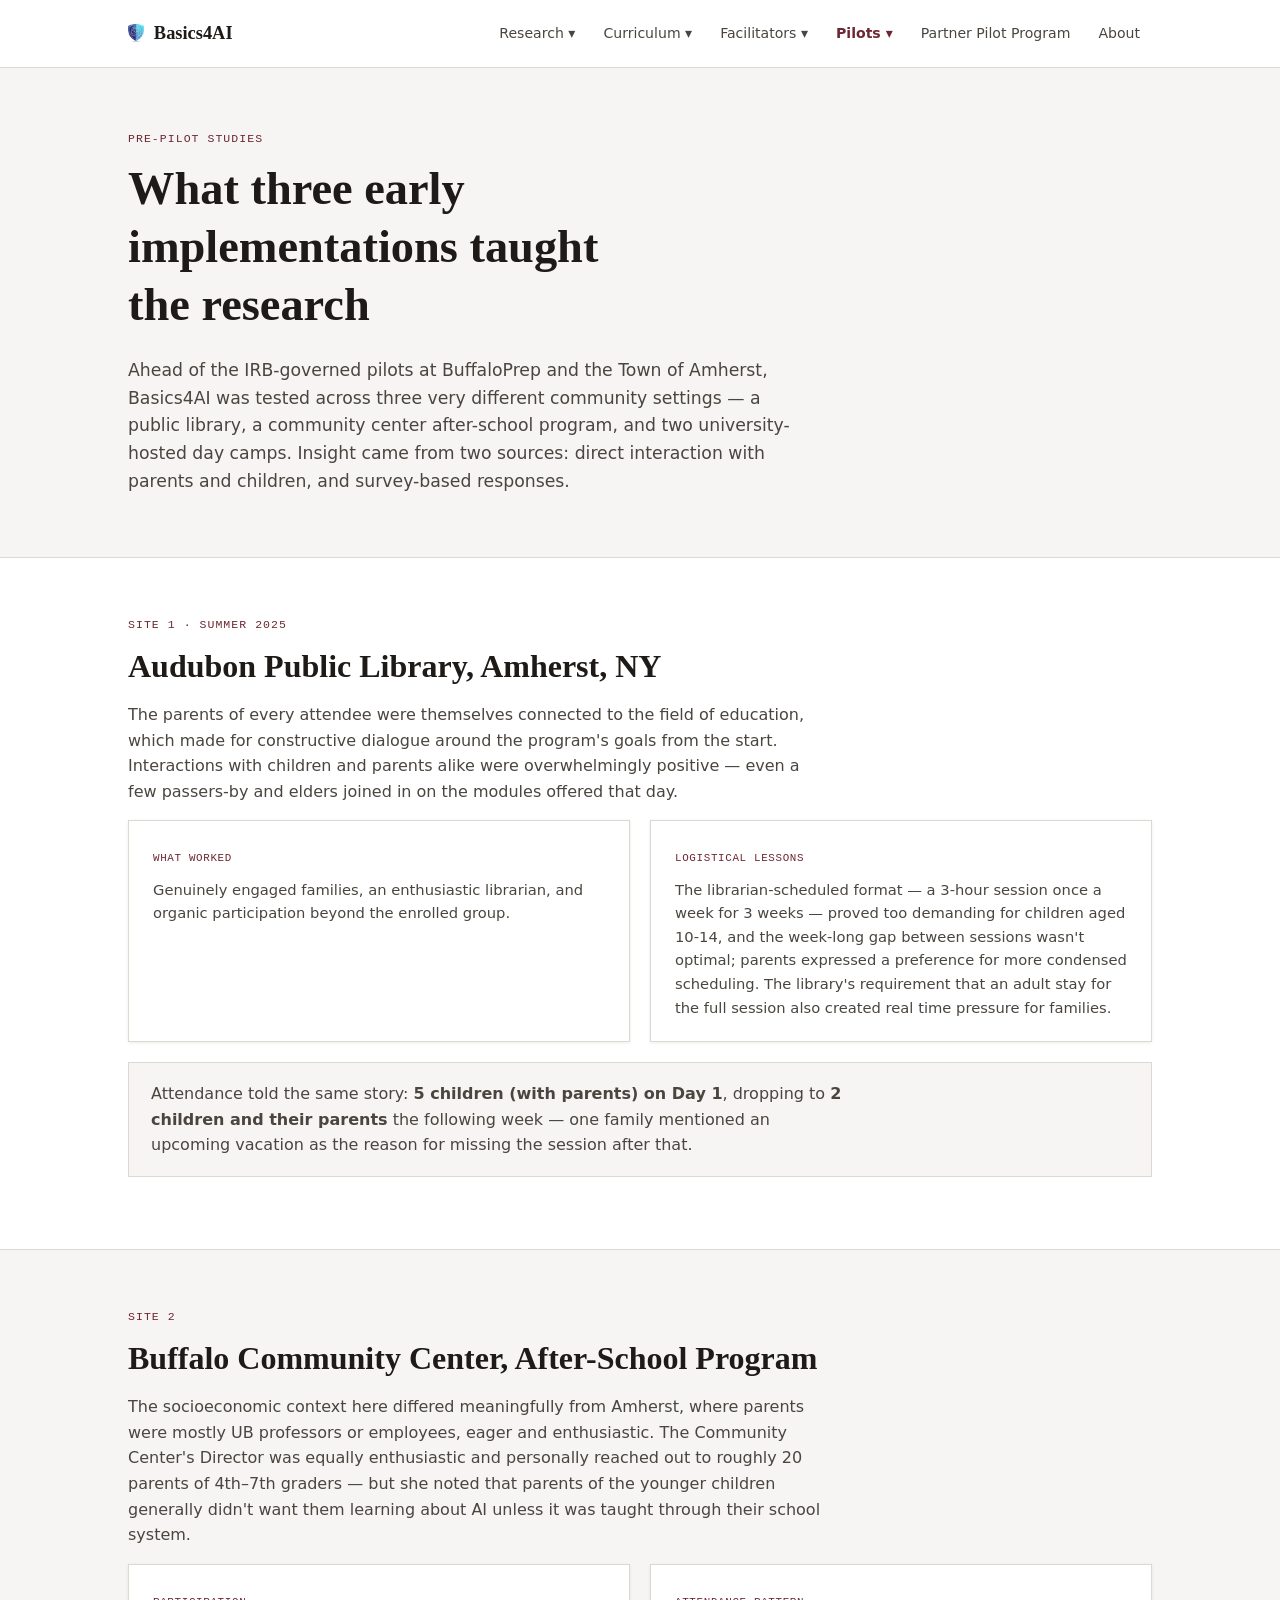
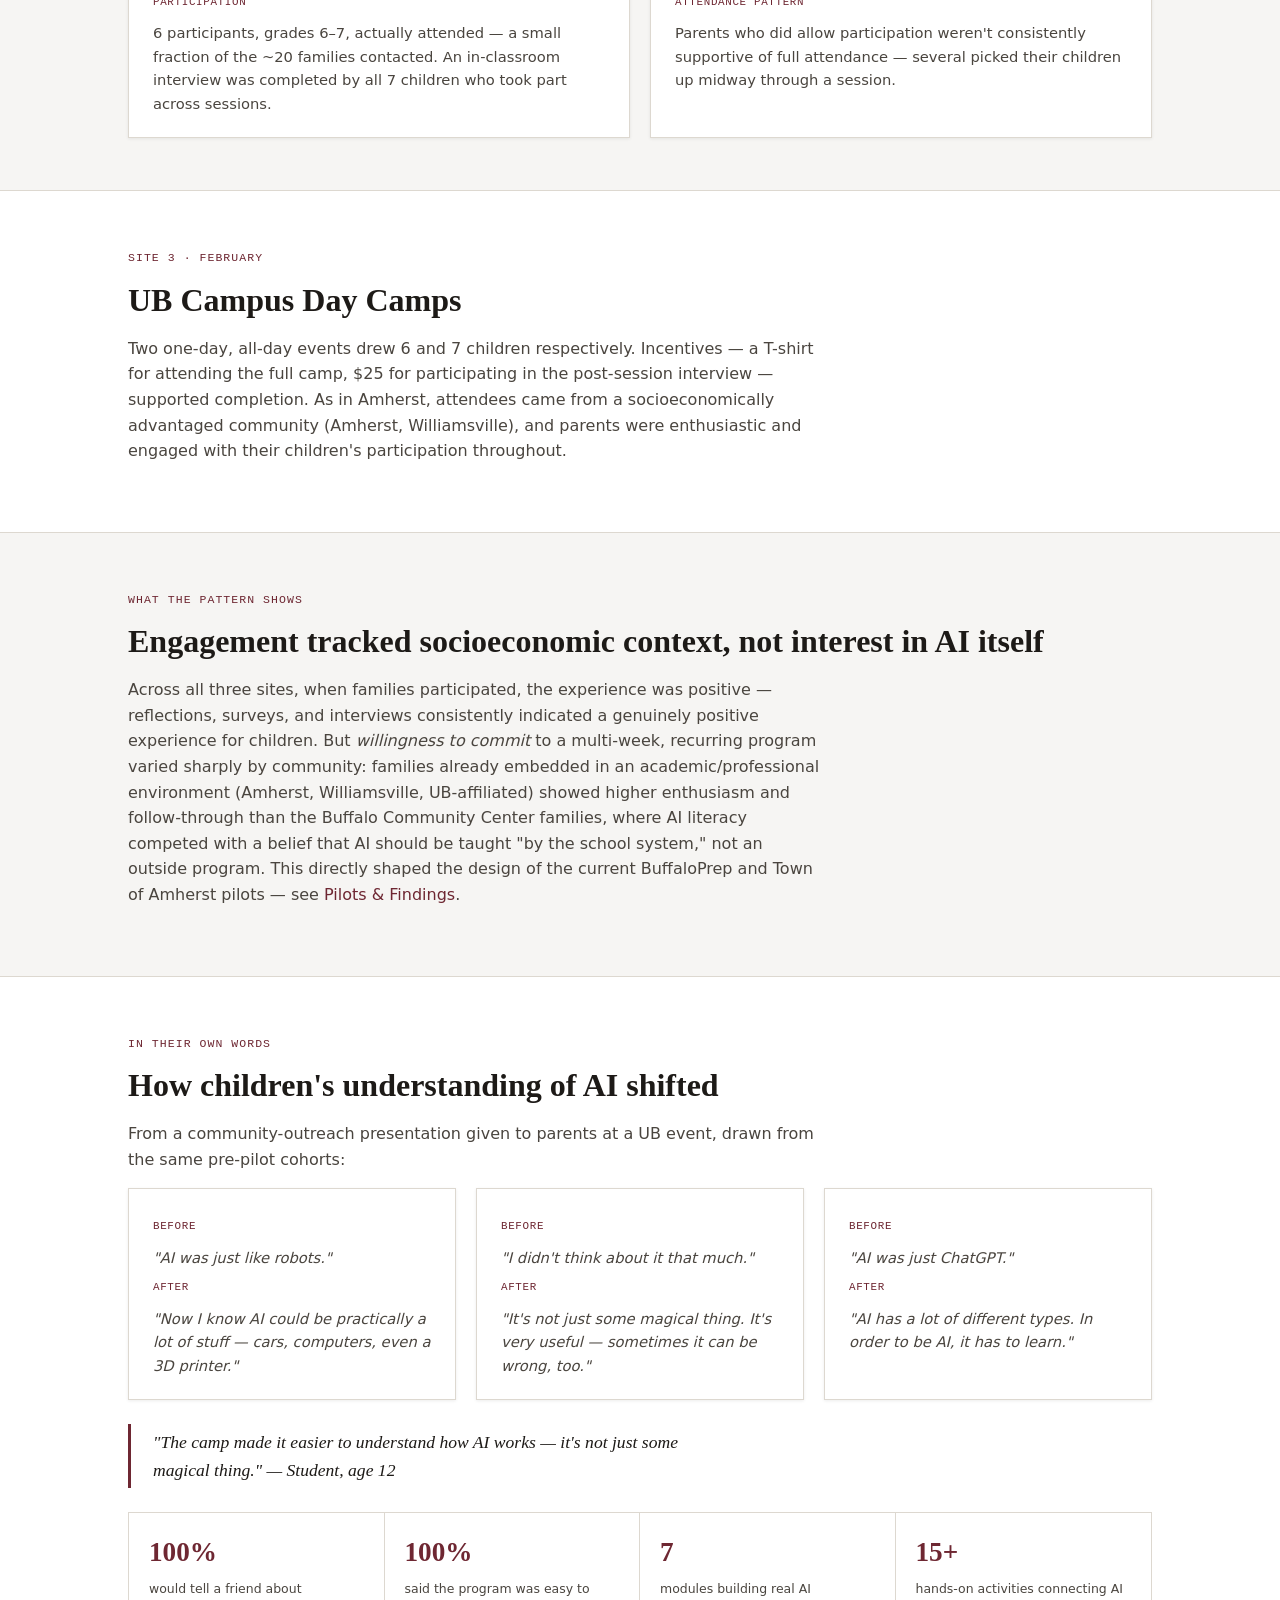
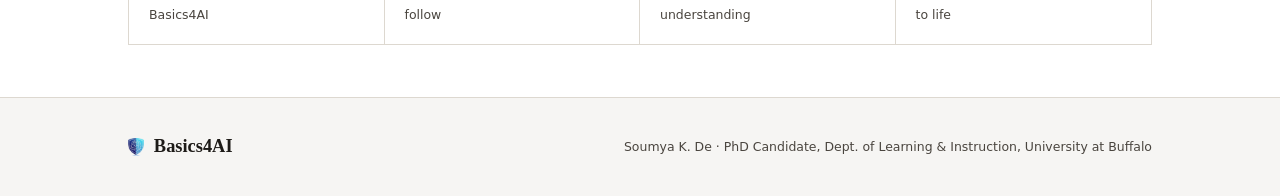
<file: pre-pilot-studies.html>
<!DOCTYPE html>
<html lang="en">
<head>
<meta charset="UTF-8">
<meta name="viewport" content="width=device-width, initial-scale=1.0">
<title>Pre-Pilot Studies — Basics4AI</title>
<meta name="description" content="What three early Basics4AI implementations — a public library, a community center after-school program, and two UB campus day camps — taught the research team about engagement, logistics, and scaling.">
<link rel="stylesheet" href="assets/style.css?v=3">
</head>
<body>

<nav class="topnav">
  <div class="topnav-inner">
    <div class="brand"><a href="index.html" style="color:inherit;text-decoration:none;display:flex;align-items:center;gap:10px;"><img src="assets/basics4ai-mark.png" alt="" class="mark-icon">Basics4AI</a></div>
    <button class="nav-toggle" aria-label="Toggle navigation" onclick="document.querySelector('.navlinks').classList.toggle('open')">☰</button>
    <div class="navlinks">
      <div class="navgroup">
        <button>Research ▾</button>
        <div class="dropdown">
          <a href="research-background.html">Research Background</a>
          <a href="literature-review.html">Literature Review</a>
          <a href="research-methodology.html">Research Methodology</a>
          <a href="assessment-instruments.html">Assessment &amp; Survey Instruments</a>
        </div>
      </div>
      <div class="navgroup">
        <button>Curriculum ▾</button>
        <div class="dropdown">
          <a href="curriculum-frameworks.html">Design Frameworks</a>
          <a href="the-curriculum.html">The Curriculum</a>
          <a href="games-activities.html">Games &amp; Activities</a>
        </div>
      </div>
      <div class="navgroup">
        <button>Facilitators ▾</button>
        <div class="dropdown">
          <a href="sdl-handbook.html">Self-Directed Learning</a>
          <a href="pd-handbook.html">Professional Development</a>
        </div>
      </div>
      <div class="navgroup current">
        <button>Pilots ▾</button>
        <div class="dropdown">
          <a href="pre-pilot-studies.html">Pre-Pilot Studies</a>
          <a href="pilots-findings.html">Pilots &amp; Findings</a>
        </div>
      </div>
      <a href="partner-pilot.html">Partner Pilot Program</a>
      <a href="about.html">About</a>
    </div>
  </div>
</nav>

<header class="page-hero">
  <div class="container">
    <span class="eyebrow">Pre-Pilot Studies</span>
    <h1>What three early implementations taught the research</h1>
    <p class="lede">Ahead of the IRB-governed pilots at BuffaloPrep and the Town of Amherst, Basics4AI was tested across three very different community settings — a public library, a community center after-school program, and two university-hosted day camps. Insight came from two sources: direct interaction with parents and children, and survey-based responses.</p>
  </div>
</header>

<section class="block">
  <div class="container">
    <span class="eyebrow">Site 1 · Summer 2025</span>
    <h2>Audubon Public Library, Amherst, NY</h2>
    <p class="measure">The parents of every attendee were themselves connected to the field of education, which made for constructive dialogue around the program's goals from the start. Interactions with children and parents alike were overwhelmingly positive — even a few passers-by and elders joined in on the modules offered that day.</p>
    <div class="grid grid-2">
      <div class="card">
        <span class="tag">What worked</span>
        <p>Genuinely engaged families, an enthusiastic librarian, and organic participation beyond the enrolled group.</p>
      </div>
      <div class="card">
        <span class="tag">Logistical lessons</span>
        <p>The librarian-scheduled format — a 3-hour session once a week for 3 weeks — proved too demanding for children aged 10-14, and the week-long gap between sessions wasn't optimal; parents expressed a preference for more condensed scheduling. The library's requirement that an adult stay for the full session also created real time pressure for families.</p>
      </div>
    </div>
    <div class="callout">
      <p>Attendance told the same story: <strong>5 children (with parents) on Day 1</strong>, dropping to <strong>2 children and their parents</strong> the following week — one family mentioned an upcoming vacation as the reason for missing the session after that.</p>
    </div>
  </div>
</section>

<section class="block alt">
  <div class="container">
    <span class="eyebrow">Site 2</span>
    <h2>Buffalo Community Center, After-School Program</h2>
    <p class="measure">The socioeconomic context here differed meaningfully from Amherst, where parents were mostly UB professors or employees, eager and enthusiastic. The Community Center's Director was equally enthusiastic and personally reached out to roughly 20 parents of 4th–7th graders — but she noted that parents of the younger children generally didn't want them learning about AI unless it was taught through their school system.</p>
    <div class="grid grid-2">
      <div class="card">
        <span class="tag">Participation</span>
        <p>6 participants, grades 6–7, actually attended — a small fraction of the ~20 families contacted. An in-classroom interview was completed by all 7 children who took part across sessions.</p>
      </div>
      <div class="card">
        <span class="tag">Attendance pattern</span>
        <p>Parents who did allow participation weren't consistently supportive of full attendance — several picked their children up midway through a session.</p>
      </div>
    </div>
  </div>
</section>

<section class="block">
  <div class="container">
    <span class="eyebrow">Site 3 · February</span>
    <h2>UB Campus Day Camps</h2>
    <p class="measure">Two one-day, all-day events drew 6 and 7 children respectively. Incentives — a T-shirt for attending the full camp, $25 for participating in the post-session interview — supported completion. As in Amherst, attendees came from a socioeconomically advantaged community (Amherst, Williamsville), and parents were enthusiastic and engaged with their children's participation throughout.</p>
  </div>
</section>

<section class="block alt">
  <div class="container">
    <span class="eyebrow">What the pattern shows</span>
    <h2>Engagement tracked socioeconomic context, not interest in AI itself</h2>
    <p class="measure">Across all three sites, when families participated, the experience was positive — reflections, surveys, and interviews consistently indicated a genuinely positive experience for children. But <em>willingness to commit</em> to a multi-week, recurring program varied sharply by community: families already embedded in an academic/professional environment (Amherst, Williamsville, UB-affiliated) showed higher enthusiasm and follow-through than the Buffalo Community Center families, where AI literacy competed with a belief that AI should be taught "by the school system," not an outside program. This directly shaped the design of the current BuffaloPrep and Town of Amherst pilots — see <a href="pilots-findings.html">Pilots &amp; Findings</a>.</p>
  </div>
</section>

<section class="block">
  <div class="container">
    <span class="eyebrow">In their own words</span>
    <h2>How children's understanding of AI shifted</h2>
    <p class="measure">From a community-outreach presentation given to parents at a UB event, drawn from the same pre-pilot cohorts:</p>
    <div class="grid grid-3">
      <div class="card">
        <span class="tag">Before</span>
        <p style="font-style:italic;">"AI was just like robots."</p>
        <span class="tag" style="margin-top:10px;display:block;">After</span>
        <p style="font-style:italic;">"Now I know AI could be practically a lot of stuff — cars, computers, even a 3D printer."</p>
      </div>
      <div class="card">
        <span class="tag">Before</span>
        <p style="font-style:italic;">"I didn't think about it that much."</p>
        <span class="tag" style="margin-top:10px;display:block;">After</span>
        <p style="font-style:italic;">"It's not just some magical thing. It's very useful — sometimes it can be wrong, too."</p>
      </div>
      <div class="card">
        <span class="tag">Before</span>
        <p style="font-style:italic;">"AI was just ChatGPT."</p>
        <span class="tag" style="margin-top:10px;display:block;">After</span>
        <p style="font-style:italic;">"AI has a lot of different types. In order to be AI, it has to learn."</p>
      </div>
    </div>
    <p class="pull">"The camp made it easier to understand how AI works — it's not just some magical thing." — Student, age 12</p>
    <div class="stat-strip" style="margin-top:24px;">
      <div class="stat"><span class="num">100%</span><span class="label">would tell a friend about Basics4AI</span></div>
      <div class="stat"><span class="num">100%</span><span class="label">said the program was easy to follow</span></div>
      <div class="stat"><span class="num">7</span><span class="label">modules building real AI understanding</span></div>
      <div class="stat"><span class="num">15+</span><span class="label">hands-on activities connecting AI to life</span></div>
    </div>
  </div>
</section>

<footer>
  <div class="container footer-inner">
    <div class="brand"><img src="assets/basics4ai-mark.png" alt="" class="mark-icon-footer">Basics4AI</div>
    <p class="fine">Soumya K. De · PhD Candidate, Dept. of Learning &amp; Instruction, University at Buffalo</p>
  </div>
</footer>

</body>
</html>
</file>
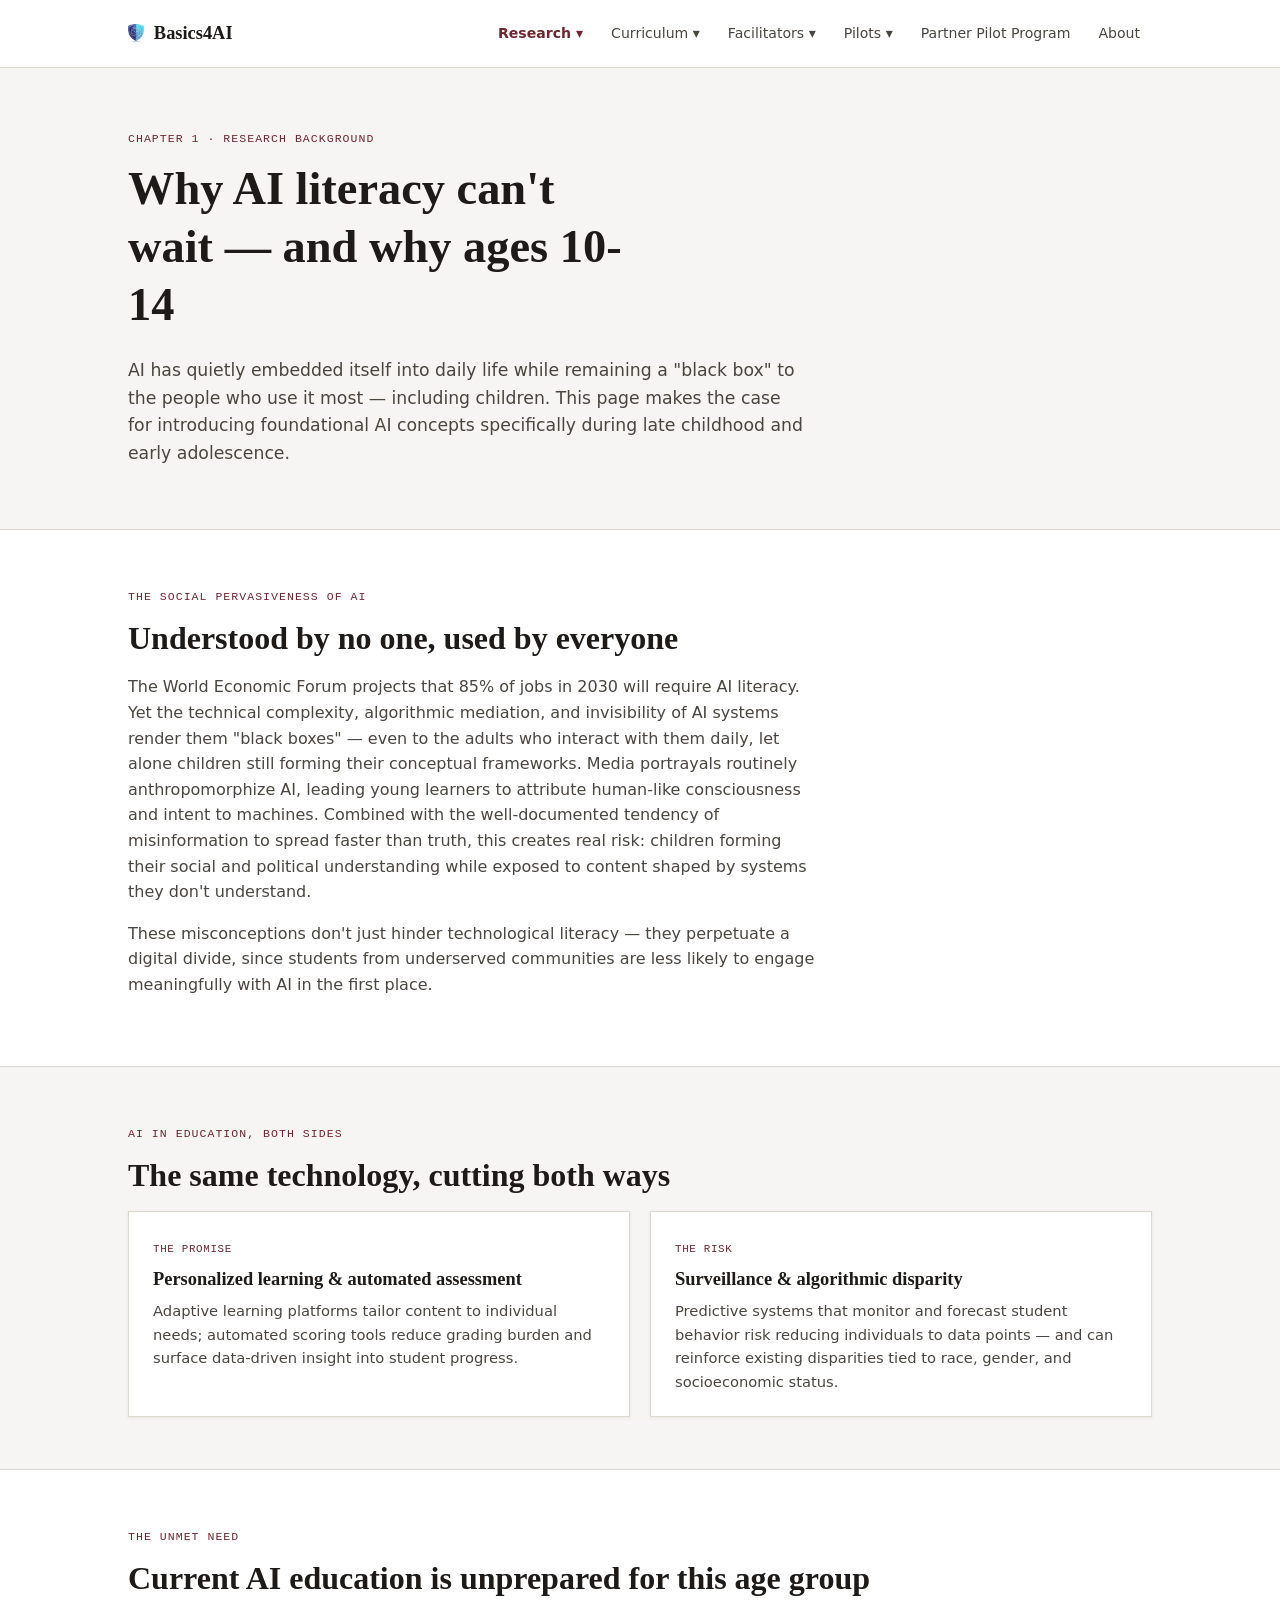
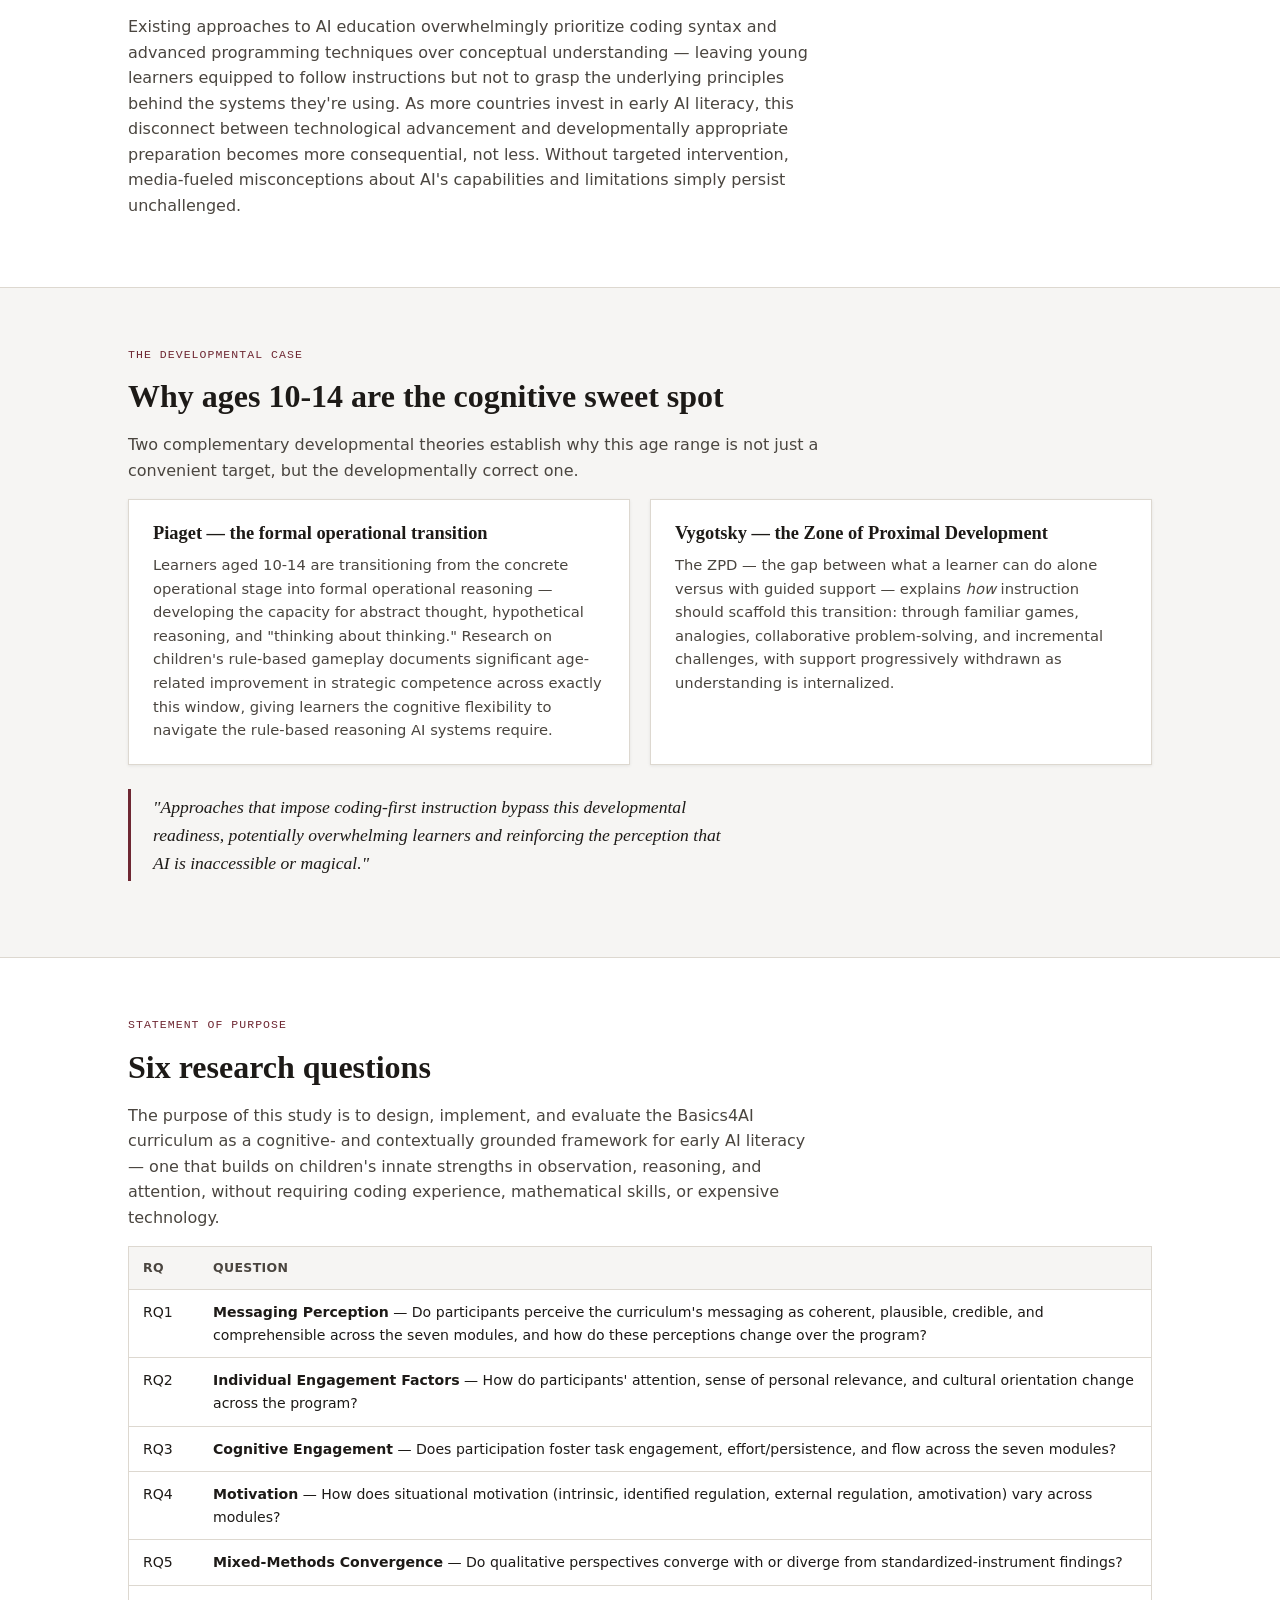
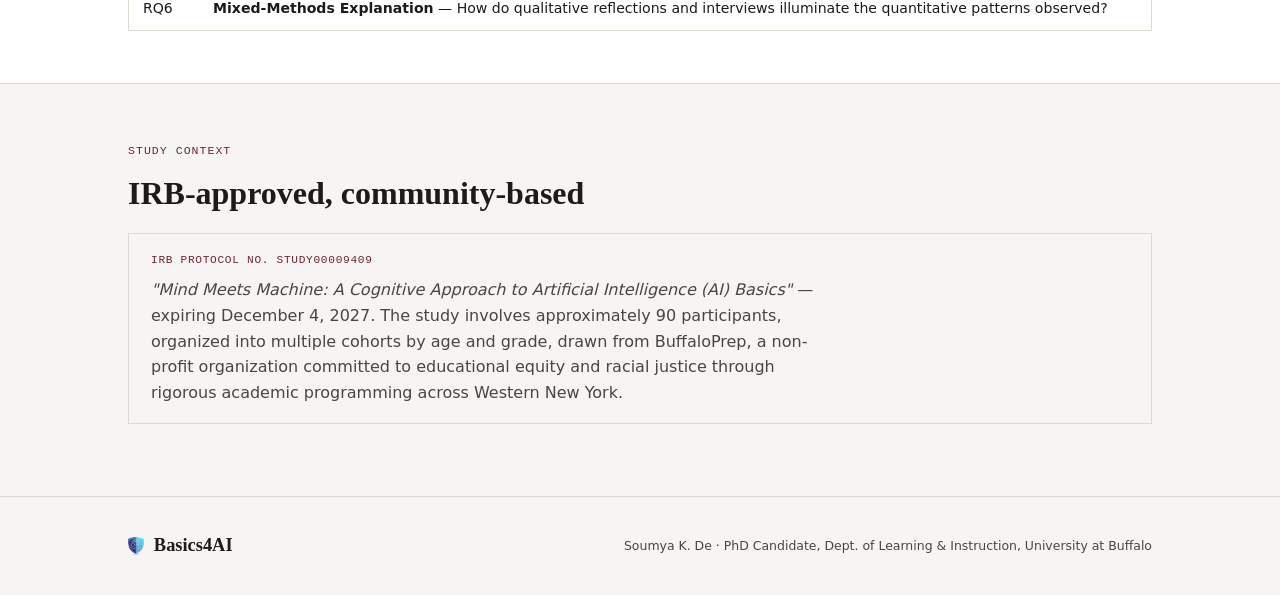
<file: research-background.html>
<!DOCTYPE html>
<html lang="en">
<head>
<meta charset="UTF-8">
<meta name="viewport" content="width=device-width, initial-scale=1.0">
<title>Research Background — Basics4AI</title>
<meta name="description" content="Why AI literacy can't wait, why current AI education leaves 10-14 year-olds behind, and the developmental case (Piaget, Vygotsky) for this age group.">
<link rel="stylesheet" href="assets/style.css?v=3">
</head>
<body>

<nav class="topnav">
  <div class="topnav-inner">
    <div class="brand"><a href="index.html" style="color:inherit;text-decoration:none;display:flex;align-items:center;gap:10px;"><img src="assets/basics4ai-mark.png" alt="" class="mark-icon">Basics4AI</a></div>
    <button class="nav-toggle" aria-label="Toggle navigation" onclick="document.querySelector('.navlinks').classList.toggle('open')">☰</button>
    <div class="navlinks">
      <div class="navgroup current">
        <button>Research ▾</button>
        <div class="dropdown">
          <a href="research-background.html">Research Background</a>
          <a href="literature-review.html">Literature Review</a>
          <a href="research-methodology.html">Research Methodology</a>
          <a href="assessment-instruments.html">Assessment &amp; Survey Instruments</a>
        </div>
      </div>
      <div class="navgroup">
        <button>Curriculum ▾</button>
        <div class="dropdown">
          <a href="curriculum-frameworks.html">Design Frameworks</a>
          <a href="the-curriculum.html">The Curriculum</a>
          <a href="games-activities.html">Games &amp; Activities</a>
        </div>
      </div>
      <div class="navgroup">
        <button>Facilitators ▾</button>
        <div class="dropdown">
          <a href="sdl-handbook.html">Self-Directed Learning</a>
          <a href="pd-handbook.html">Professional Development</a>
        </div>
      </div>
      <div class="navgroup">
        <button>Pilots ▾</button>
        <div class="dropdown">
          <a href="pre-pilot-studies.html">Pre-Pilot Studies</a>
          <a href="pilots-findings.html">Pilots &amp; Findings</a>
        </div>
      </div>
      <a href="partner-pilot.html">Partner Pilot Program</a>
      <a href="about.html">About</a>
    </div>
  </div>
</nav>

<header class="page-hero">
  <div class="container">
    <span class="eyebrow">Chapter 1 · Research Background</span>
    <h1>Why AI literacy can't wait — and why ages 10-14</h1>
    <p class="lede">AI has quietly embedded itself into daily life while remaining a "black box" to the people who use it most — including children. This page makes the case for introducing foundational AI concepts specifically during late childhood and early adolescence.</p>
  </div>
</header>

<section class="block">
  <div class="container">
    <span class="eyebrow">The social pervasiveness of AI</span>
    <h2>Understood by no one, used by everyone</h2>
    <p class="measure">The World Economic Forum projects that 85% of jobs in 2030 will require AI literacy. Yet the technical complexity, algorithmic mediation, and invisibility of AI systems render them "black boxes" — even to the adults who interact with them daily, let alone children still forming their conceptual frameworks. Media portrayals routinely anthropomorphize AI, leading young learners to attribute human-like consciousness and intent to machines. Combined with the well-documented tendency of misinformation to spread faster than truth, this creates real risk: children forming their social and political understanding while exposed to content shaped by systems they don't understand.</p>
    <p class="measure">These misconceptions don't just hinder technological literacy — they perpetuate a digital divide, since students from underserved communities are less likely to engage meaningfully with AI in the first place.</p>
  </div>
</section>

<section class="block alt">
  <div class="container">
    <span class="eyebrow">AI in education, both sides</span>
    <h2>The same technology, cutting both ways</h2>
    <div class="grid grid-2">
      <div class="card">
        <span class="tag">The promise</span>
        <h3>Personalized learning &amp; automated assessment</h3>
        <p>Adaptive learning platforms tailor content to individual needs; automated scoring tools reduce grading burden and surface data-driven insight into student progress.</p>
      </div>
      <div class="card">
        <span class="tag">The risk</span>
        <h3>Surveillance &amp; algorithmic disparity</h3>
        <p>Predictive systems that monitor and forecast student behavior risk reducing individuals to data points — and can reinforce existing disparities tied to race, gender, and socioeconomic status.</p>
      </div>
    </div>
  </div>
</section>

<section class="block">
  <div class="container">
    <span class="eyebrow">The unmet need</span>
    <h2>Current AI education is unprepared for this age group</h2>
    <p class="measure">Existing approaches to AI education overwhelmingly prioritize coding syntax and advanced programming techniques over conceptual understanding — leaving young learners equipped to follow instructions but not to grasp the underlying principles behind the systems they're using. As more countries invest in early AI literacy, this disconnect between technological advancement and developmentally appropriate preparation becomes more consequential, not less. Without targeted intervention, media-fueled misconceptions about AI's capabilities and limitations simply persist unchallenged.</p>
  </div>
</section>

<section class="block alt">
  <div class="container">
    <span class="eyebrow">The developmental case</span>
    <h2>Why ages 10-14 are the cognitive sweet spot</h2>
    <p class="measure">Two complementary developmental theories establish why this age range is not just a convenient target, but the developmentally correct one.</p>
    <div class="grid grid-2">
      <div class="card">
        <h3>Piaget — the formal operational transition</h3>
        <p>Learners aged 10-14 are transitioning from the concrete operational stage into formal operational reasoning — developing the capacity for abstract thought, hypothetical reasoning, and "thinking about thinking." Research on children's rule-based gameplay documents significant age-related improvement in strategic competence across exactly this window, giving learners the cognitive flexibility to navigate the rule-based reasoning AI systems require.</p>
      </div>
      <div class="card">
        <h3>Vygotsky — the Zone of Proximal Development</h3>
        <p>The ZPD — the gap between what a learner can do alone versus with guided support — explains <em>how</em> instruction should scaffold this transition: through familiar games, analogies, collaborative problem-solving, and incremental challenges, with support progressively withdrawn as understanding is internalized.</p>
      </div>
    </div>
    <p class="pull">"Approaches that impose coding-first instruction bypass this developmental readiness, potentially overwhelming learners and reinforcing the perception that AI is inaccessible or magical."</p>
  </div>
</section>

<section class="block">
  <div class="container">
    <span class="eyebrow">Statement of purpose</span>
    <h2>Six research questions</h2>
    <p class="measure">The purpose of this study is to design, implement, and evaluate the Basics4AI curriculum as a cognitive- and contextually grounded framework for early AI literacy — one that builds on children's innate strengths in observation, reasoning, and attention, without requiring coding experience, mathematical skills, or expensive technology.</p>
    <div class="table-wrap">
      <table>
        <thead><tr><th style="width:70px;">RQ</th><th>Question</th></tr></thead>
        <tbody>
          <tr><td>RQ1</td><td><strong>Messaging Perception</strong> — Do participants perceive the curriculum's messaging as coherent, plausible, credible, and comprehensible across the seven modules, and how do these perceptions change over the program?</td></tr>
          <tr><td>RQ2</td><td><strong>Individual Engagement Factors</strong> — How do participants' attention, sense of personal relevance, and cultural orientation change across the program?</td></tr>
          <tr><td>RQ3</td><td><strong>Cognitive Engagement</strong> — Does participation foster task engagement, effort/persistence, and flow across the seven modules?</td></tr>
          <tr><td>RQ4</td><td><strong>Motivation</strong> — How does situational motivation (intrinsic, identified regulation, external regulation, amotivation) vary across modules?</td></tr>
          <tr><td>RQ5</td><td><strong>Mixed-Methods Convergence</strong> — Do qualitative perspectives converge with or diverge from standardized-instrument findings?</td></tr>
          <tr><td>RQ6</td><td><strong>Mixed-Methods Explanation</strong> — How do qualitative reflections and interviews illuminate the quantitative patterns observed?</td></tr>
        </tbody>
      </table>
    </div>
  </div>
</section>

<section class="block alt">
  <div class="container">
    <span class="eyebrow">Study context</span>
    <h2>IRB-approved, community-based</h2>
    <div class="callout">
      <span class="callout-label">IRB Protocol No. STUDY00009409</span>
      <p><em>"Mind Meets Machine: A Cognitive Approach to Artificial Intelligence (AI) Basics"</em> — expiring December 4, 2027. The study involves approximately 90 participants, organized into multiple cohorts by age and grade, drawn from BuffaloPrep, a non-profit organization committed to educational equity and racial justice through rigorous academic programming across Western New York.</p>
    </div>
  </div>
</section>

<footer>
  <div class="container footer-inner">
    <div class="brand"><img src="assets/basics4ai-mark.png" alt="" class="mark-icon-footer">Basics4AI</div>
    <p class="fine">Soumya K. De · PhD Candidate, Dept. of Learning &amp; Instruction, University at Buffalo</p>
  </div>
</footer>

</body>
</html>
</file>
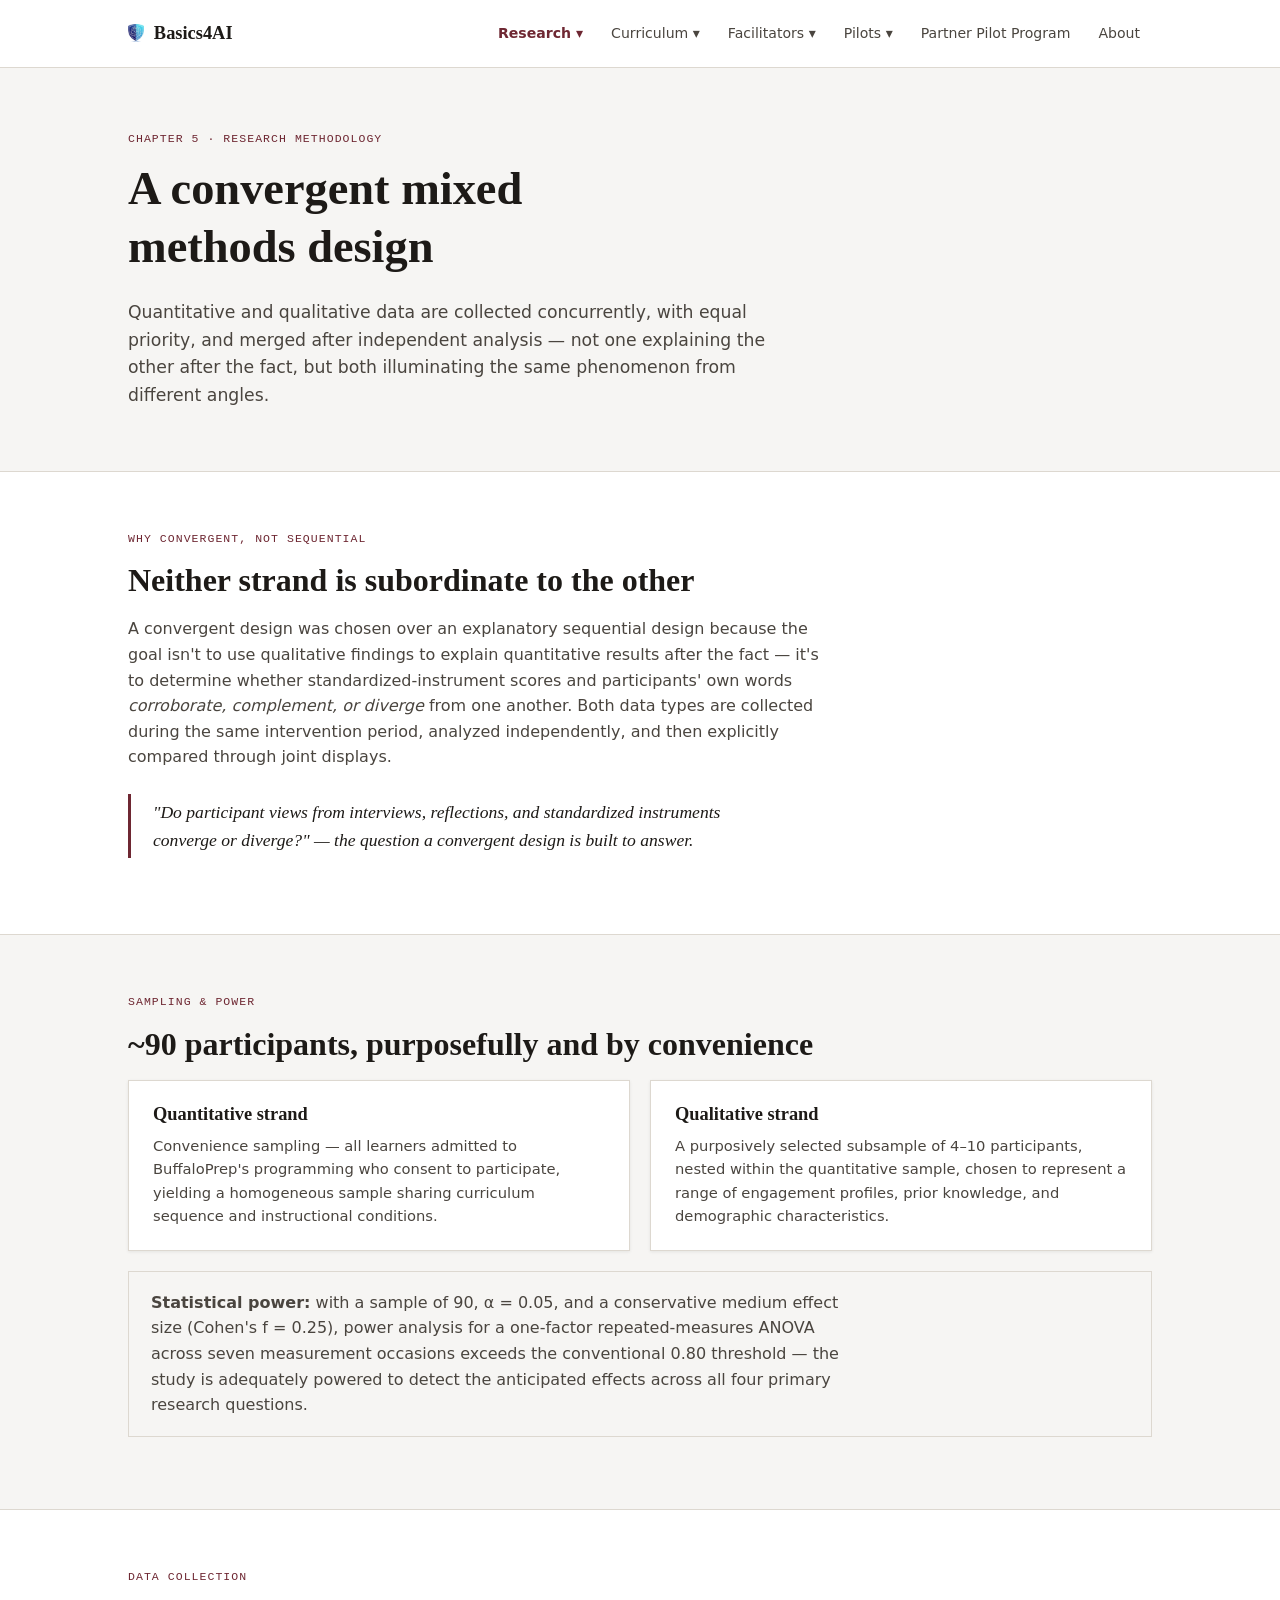
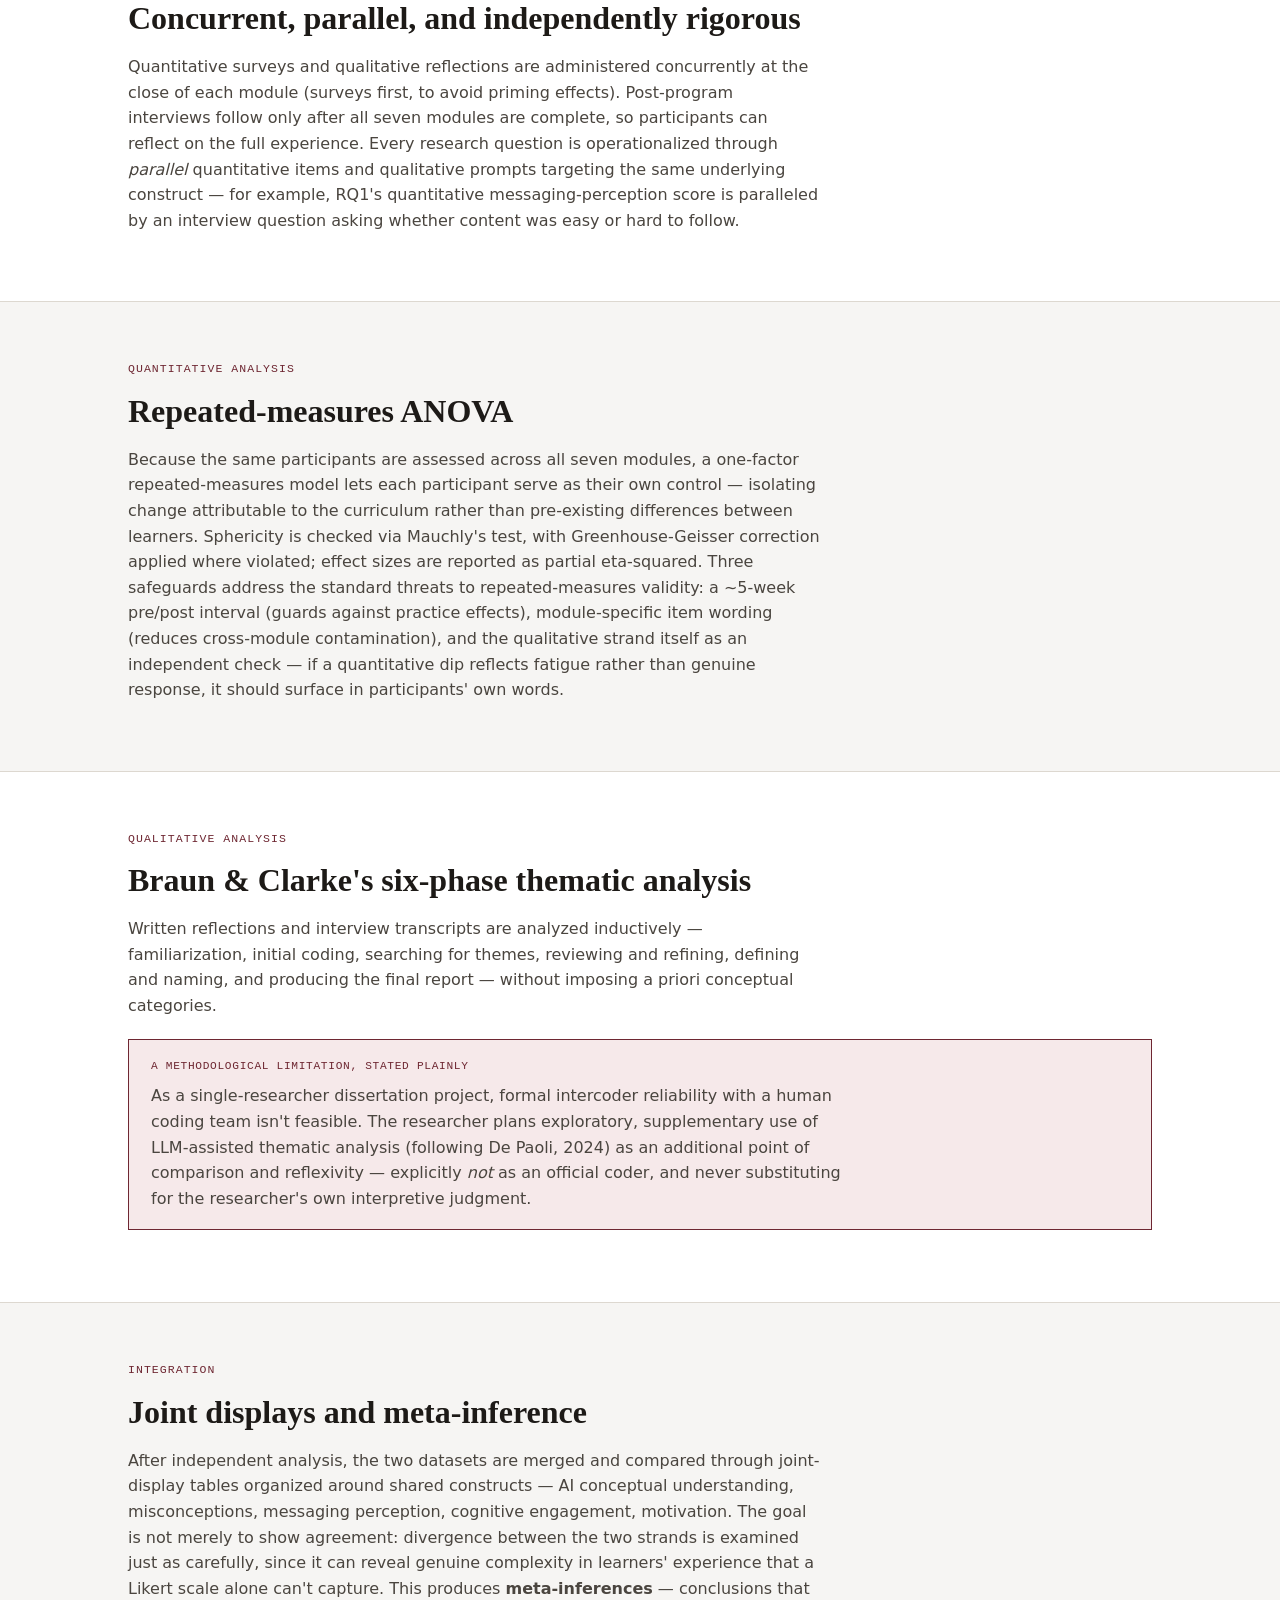
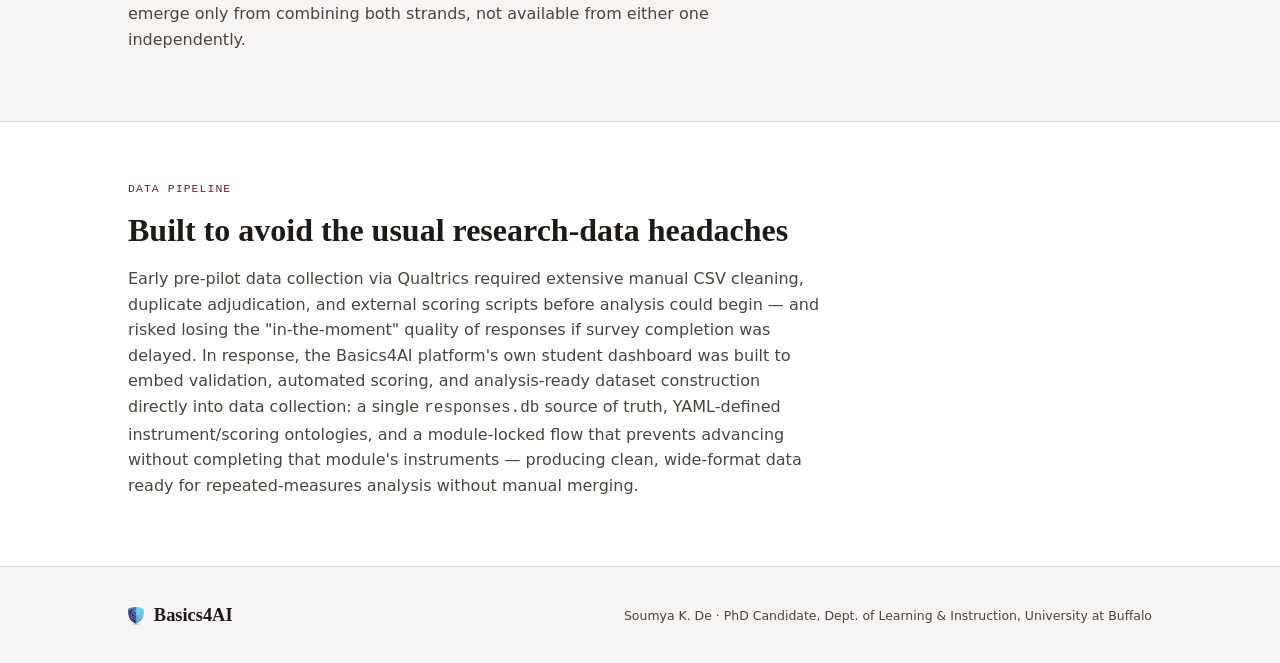
<file: research-methodology.html>
<!DOCTYPE html>
<html lang="en">
<head>
<meta charset="UTF-8">
<meta name="viewport" content="width=device-width, initial-scale=1.0">
<title>Research Methodology — Basics4AI</title>
<meta name="description" content="The convergent mixed methods research design used to evaluate Basics4AI: sampling, data collection, repeated-measures ANOVA, and thematic analysis.">
<link rel="stylesheet" href="assets/style.css?v=3">
</head>
<body>

<nav class="topnav">
  <div class="topnav-inner">
    <div class="brand"><a href="index.html" style="color:inherit;text-decoration:none;display:flex;align-items:center;gap:10px;"><img src="assets/basics4ai-mark.png" alt="" class="mark-icon">Basics4AI</a></div>
    <button class="nav-toggle" aria-label="Toggle navigation" onclick="document.querySelector('.navlinks').classList.toggle('open')">☰</button>
    <div class="navlinks">
      <div class="navgroup current">
        <button>Research ▾</button>
        <div class="dropdown">
          <a href="research-background.html">Research Background</a>
          <a href="literature-review.html">Literature Review</a>
          <a href="research-methodology.html">Research Methodology</a>
          <a href="assessment-instruments.html">Assessment &amp; Survey Instruments</a>
        </div>
      </div>
      <div class="navgroup">
        <button>Curriculum ▾</button>
        <div class="dropdown">
          <a href="curriculum-frameworks.html">Design Frameworks</a>
          <a href="the-curriculum.html">The Curriculum</a>
          <a href="games-activities.html">Games &amp; Activities</a>
        </div>
      </div>
      <div class="navgroup">
        <button>Facilitators ▾</button>
        <div class="dropdown">
          <a href="sdl-handbook.html">Self-Directed Learning</a>
          <a href="pd-handbook.html">Professional Development</a>
        </div>
      </div>
      <div class="navgroup">
        <button>Pilots ▾</button>
        <div class="dropdown">
          <a href="pre-pilot-studies.html">Pre-Pilot Studies</a>
          <a href="pilots-findings.html">Pilots &amp; Findings</a>
        </div>
      </div>
      <a href="partner-pilot.html">Partner Pilot Program</a>
      <a href="about.html">About</a>
    </div>
  </div>
</nav>

<header class="page-hero">
  <div class="container">
    <span class="eyebrow">Chapter 5 · Research Methodology</span>
    <h1>A convergent mixed methods design</h1>
    <p class="lede">Quantitative and qualitative data are collected concurrently, with equal priority, and merged after independent analysis — not one explaining the other after the fact, but both illuminating the same phenomenon from different angles.</p>
  </div>
</header>

<section class="block">
  <div class="container">
    <span class="eyebrow">Why convergent, not sequential</span>
    <h2>Neither strand is subordinate to the other</h2>
    <p class="measure">A convergent design was chosen over an explanatory sequential design because the goal isn't to use qualitative findings to explain quantitative results after the fact — it's to determine whether standardized-instrument scores and participants' own words <em>corroborate, complement, or diverge</em> from one another. Both data types are collected during the same intervention period, analyzed independently, and then explicitly compared through joint displays.</p>
    <p class="pull">"Do participant views from interviews, reflections, and standardized instruments converge or diverge?" — the question a convergent design is built to answer.</p>
  </div>
</section>

<section class="block alt">
  <div class="container">
    <span class="eyebrow">Sampling &amp; power</span>
    <h2>~90 participants, purposefully and by convenience</h2>
    <div class="grid grid-2">
      <div class="card">
        <h3>Quantitative strand</h3>
        <p>Convenience sampling — all learners admitted to BuffaloPrep's programming who consent to participate, yielding a homogeneous sample sharing curriculum sequence and instructional conditions.</p>
      </div>
      <div class="card">
        <h3>Qualitative strand</h3>
        <p>A purposively selected subsample of 4–10 participants, nested within the quantitative sample, chosen to represent a range of engagement profiles, prior knowledge, and demographic characteristics.</p>
      </div>
    </div>
    <div class="callout">
      <p><strong>Statistical power:</strong> with a sample of 90, α = 0.05, and a conservative medium effect size (Cohen's f = 0.25), power analysis for a one-factor repeated-measures ANOVA across seven measurement occasions exceeds the conventional 0.80 threshold — the study is adequately powered to detect the anticipated effects across all four primary research questions.</p>
    </div>
  </div>
</section>

<section class="block">
  <div class="container">
    <span class="eyebrow">Data collection</span>
    <h2>Concurrent, parallel, and independently rigorous</h2>
    <p class="measure">Quantitative surveys and qualitative reflections are administered concurrently at the close of each module (surveys first, to avoid priming effects). Post-program interviews follow only after all seven modules are complete, so participants can reflect on the full experience. Every research question is operationalized through <em>parallel</em> quantitative items and qualitative prompts targeting the same underlying construct — for example, RQ1's quantitative messaging-perception score is paralleled by an interview question asking whether content was easy or hard to follow.</p>
  </div>
</section>

<section class="block alt">
  <div class="container">
    <span class="eyebrow">Quantitative analysis</span>
    <h2>Repeated-measures ANOVA</h2>
    <p class="measure">Because the same participants are assessed across all seven modules, a one-factor repeated-measures model lets each participant serve as their own control — isolating change attributable to the curriculum rather than pre-existing differences between learners. Sphericity is checked via Mauchly's test, with Greenhouse-Geisser correction applied where violated; effect sizes are reported as partial eta-squared. Three safeguards address the standard threats to repeated-measures validity: a ~5-week pre/post interval (guards against practice effects), module-specific item wording (reduces cross-module contamination), and the qualitative strand itself as an independent check — if a quantitative dip reflects fatigue rather than genuine response, it should surface in participants' own words.</p>
  </div>
</section>

<section class="block">
  <div class="container">
    <span class="eyebrow">Qualitative analysis</span>
    <h2>Braun &amp; Clarke's six-phase thematic analysis</h2>
    <p class="measure">Written reflections and interview transcripts are analyzed inductively — familiarization, initial coding, searching for themes, reviewing and refining, defining and naming, and producing the final report — without imposing a priori conceptual categories.</p>
    <div class="callout accent">
      <span class="callout-label">A methodological limitation, stated plainly</span>
      <p>As a single-researcher dissertation project, formal intercoder reliability with a human coding team isn't feasible. The researcher plans exploratory, supplementary use of LLM-assisted thematic analysis (following De Paoli, 2024) as an additional point of comparison and reflexivity — explicitly <em>not</em> as an official coder, and never substituting for the researcher's own interpretive judgment.</p>
    </div>
  </div>
</section>

<section class="block alt">
  <div class="container">
    <span class="eyebrow">Integration</span>
    <h2>Joint displays and meta-inference</h2>
    <p class="measure">After independent analysis, the two datasets are merged and compared through joint-display tables organized around shared constructs — AI conceptual understanding, misconceptions, messaging perception, cognitive engagement, motivation. The goal is not merely to show agreement: divergence between the two strands is examined just as carefully, since it can reveal genuine complexity in learners' experience that a Likert scale alone can't capture. This produces <strong>meta-inferences</strong> — conclusions that emerge only from combining both strands, not available from either one independently.</p>
  </div>
</section>

<section class="block">
  <div class="container">
    <span class="eyebrow">Data pipeline</span>
    <h2>Built to avoid the usual research-data headaches</h2>
    <p class="measure">Early pre-pilot data collection via Qualtrics required extensive manual CSV cleaning, duplicate adjudication, and external scoring scripts before analysis could begin — and risked losing the "in-the-moment" quality of responses if survey completion was delayed. In response, the Basics4AI platform's own student dashboard was built to embed validation, automated scoring, and analysis-ready dataset construction directly into data collection: a single <code>responses.db</code> source of truth, YAML-defined instrument/scoring ontologies, and a module-locked flow that prevents advancing without completing that module's instruments — producing clean, wide-format data ready for repeated-measures analysis without manual merging.</p>
  </div>
</section>

<footer>
  <div class="container footer-inner">
    <div class="brand"><img src="assets/basics4ai-mark.png" alt="" class="mark-icon-footer">Basics4AI</div>
    <p class="fine">Soumya K. De · PhD Candidate, Dept. of Learning &amp; Instruction, University at Buffalo</p>
  </div>
</footer>

</body>
</html>
</file>
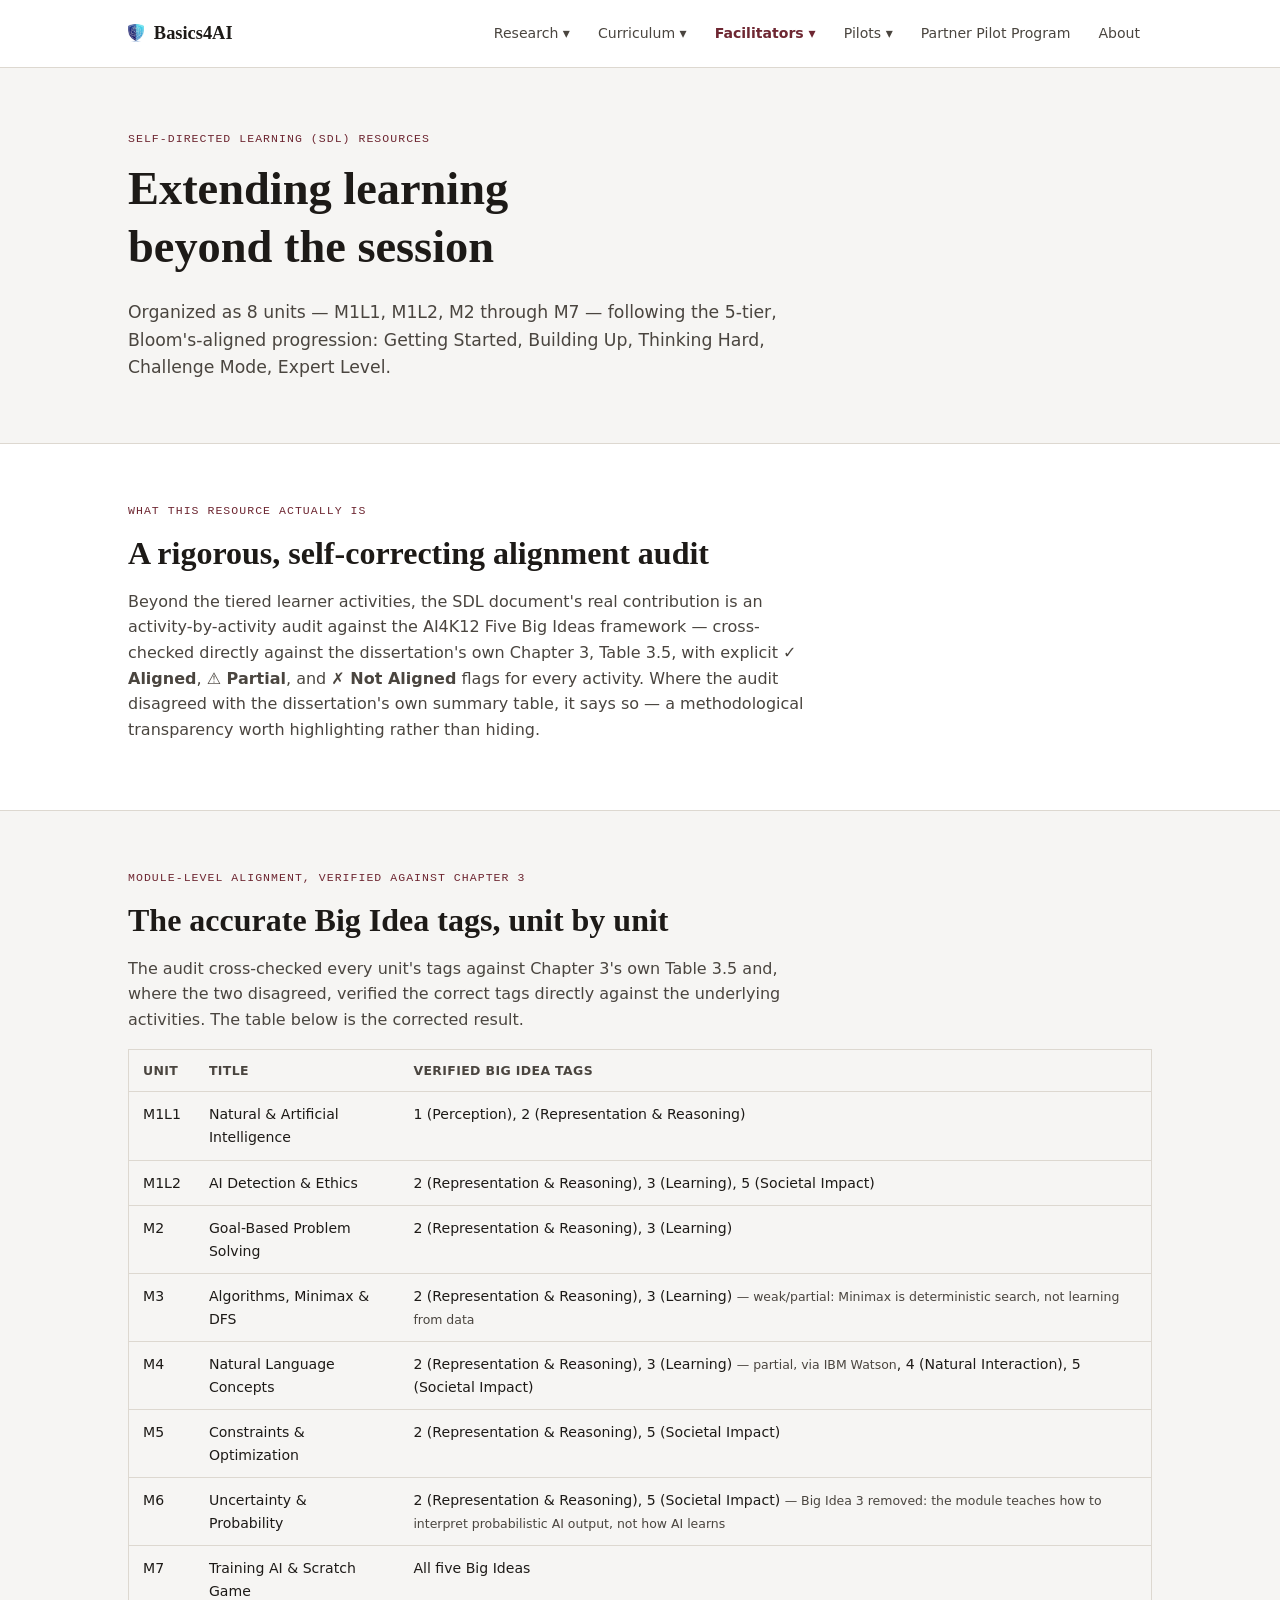
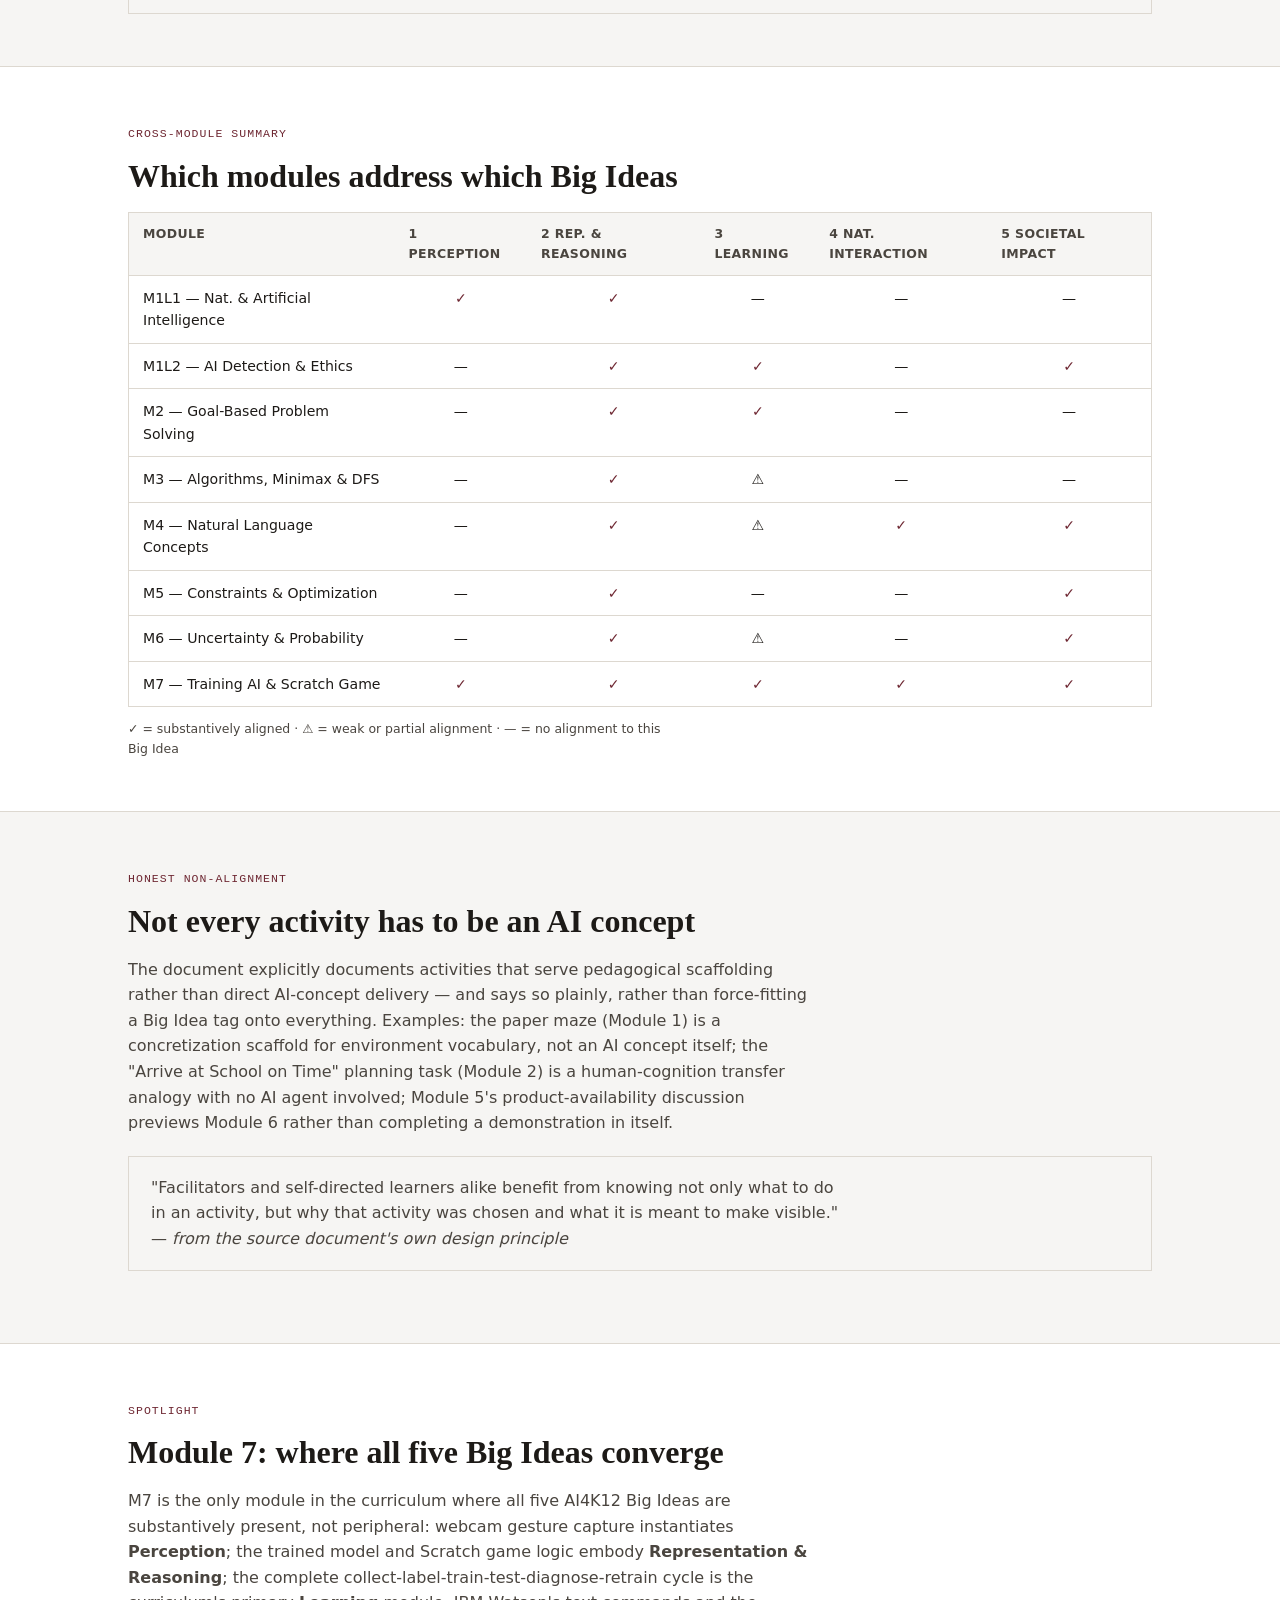
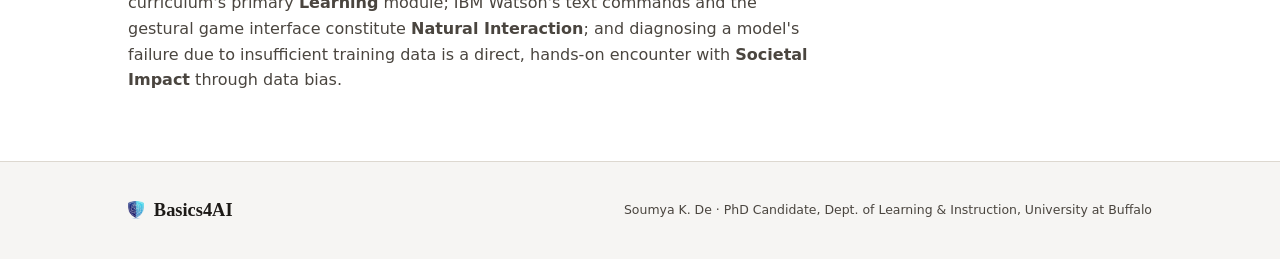
<file: sdl-handbook.html>
<!DOCTYPE html>
<html lang="en">
<head>
<meta charset="UTF-8">
<meta name="viewport" content="width=device-width, initial-scale=1.0">
<title>Self-Directed Learning Handbook — Basics4AI</title>
<meta name="description" content="Basics4AI's 8-unit Self-Directed Learning resource and its rigorous, self-correcting AI4K12 Five Big Ideas alignment audit.">
<link rel="stylesheet" href="assets/style.css?v=3">
</head>
<body>

<nav class="topnav">
  <div class="topnav-inner">
    <div class="brand"><a href="index.html" style="color:inherit;text-decoration:none;display:flex;align-items:center;gap:10px;"><img src="assets/basics4ai-mark.png" alt="" class="mark-icon">Basics4AI</a></div>
    <button class="nav-toggle" aria-label="Toggle navigation" onclick="document.querySelector('.navlinks').classList.toggle('open')">☰</button>
    <div class="navlinks">
      <div class="navgroup">
        <button>Research ▾</button>
        <div class="dropdown">
          <a href="research-background.html">Research Background</a>
          <a href="literature-review.html">Literature Review</a>
          <a href="research-methodology.html">Research Methodology</a>
          <a href="assessment-instruments.html">Assessment &amp; Survey Instruments</a>
        </div>
      </div>
      <div class="navgroup">
        <button>Curriculum ▾</button>
        <div class="dropdown">
          <a href="curriculum-frameworks.html">Design Frameworks</a>
          <a href="the-curriculum.html">The Curriculum</a>
          <a href="games-activities.html">Games &amp; Activities</a>
        </div>
      </div>
      <div class="navgroup current">
        <button>Facilitators ▾</button>
        <div class="dropdown">
          <a href="sdl-handbook.html">Self-Directed Learning</a>
          <a href="pd-handbook.html">Professional Development</a>
        </div>
      </div>
      <div class="navgroup">
        <button>Pilots ▾</button>
        <div class="dropdown">
          <a href="pre-pilot-studies.html">Pre-Pilot Studies</a>
          <a href="pilots-findings.html">Pilots &amp; Findings</a>
        </div>
      </div>
      <a href="partner-pilot.html">Partner Pilot Program</a>
      <a href="about.html">About</a>
    </div>
  </div>
</nav>

<header class="page-hero">
  <div class="container">
    <span class="eyebrow">Self-Directed Learning (SDL) Resources</span>
    <h1>Extending learning beyond the session</h1>
    <p class="lede">Organized as 8 units — M1L1, M1L2, M2 through M7 — following the 5-tier, Bloom's-aligned progression: Getting Started, Building Up, Thinking Hard, Challenge Mode, Expert Level.</p>
  </div>
</header>

<section class="block">
  <div class="container">
    <span class="eyebrow">What this resource actually is</span>
    <h2>A rigorous, self-correcting alignment audit</h2>
    <p class="measure">Beyond the tiered learner activities, the SDL document's real contribution is an activity-by-activity audit against the AI4K12 Five Big Ideas framework — cross-checked directly against the dissertation's own Chapter 3, Table 3.5, with explicit <strong>✓ Aligned</strong>, <strong>⚠ Partial</strong>, and <strong>✗ Not Aligned</strong> flags for every activity. Where the audit disagreed with the dissertation's own summary table, it says so — a methodological transparency worth highlighting rather than hiding.</p>
  </div>
</section>

<section class="block alt">
  <div class="container">
    <span class="eyebrow">Module-level alignment, verified against Chapter 3</span>
    <h2>The accurate Big Idea tags, unit by unit</h2>
    <p class="measure">The audit cross-checked every unit's tags against Chapter 3's own Table 3.5 and, where the two disagreed, verified the correct tags directly against the underlying activities. The table below is the corrected result.</p>
    <div class="table-wrap">
      <table>
        <thead><tr><th>Unit</th><th>Title</th><th>Verified Big Idea Tags</th></tr></thead>
        <tbody>
          <tr><td>M1L1</td><td>Natural &amp; Artificial Intelligence</td><td>1 (Perception), 2 (Representation &amp; Reasoning)</td></tr>
          <tr><td>M1L2</td><td>AI Detection &amp; Ethics</td><td>2 (Representation &amp; Reasoning), 3 (Learning), 5 (Societal Impact)</td></tr>
          <tr><td>M2</td><td>Goal-Based Problem Solving</td><td>2 (Representation &amp; Reasoning), 3 (Learning)</td></tr>
          <tr><td>M3</td><td>Algorithms, Minimax &amp; DFS</td><td>2 (Representation &amp; Reasoning), 3 (Learning) <span class="fine">— weak/partial: Minimax is deterministic search, not learning from data</span></td></tr>
          <tr><td>M4</td><td>Natural Language Concepts</td><td>2 (Representation &amp; Reasoning), 3 (Learning) <span class="fine">— partial, via IBM Watson</span>, 4 (Natural Interaction), 5 (Societal Impact)</td></tr>
          <tr><td>M5</td><td>Constraints &amp; Optimization</td><td>2 (Representation &amp; Reasoning), 5 (Societal Impact)</td></tr>
          <tr><td>M6</td><td>Uncertainty &amp; Probability</td><td>2 (Representation &amp; Reasoning), 5 (Societal Impact) <span class="fine">— Big Idea 3 removed: the module teaches how to interpret probabilistic AI output, not how AI learns</span></td></tr>
          <tr><td>M7</td><td>Training AI &amp; Scratch Game</td><td>All five Big Ideas</td></tr>
        </tbody>
      </table>
    </div>
  </div>
</section>

<section class="block">
  <div class="container">
    <span class="eyebrow">Cross-module summary</span>
    <h2>Which modules address which Big Ideas</h2>
    <div class="table-wrap">
      <table>
        <thead><tr><th>Module</th><th class="center">1 Perception</th><th class="center">2 Rep. &amp; Reasoning</th><th class="center">3 Learning</th><th class="center">4 Nat. Interaction</th><th class="center">5 Societal Impact</th></tr></thead>
        <tbody>
          <tr><td>M1L1 — Nat. &amp; Artificial Intelligence</td><td class="center status-yes">✓</td><td class="center status-yes">✓</td><td class="center">—</td><td class="center">—</td><td class="center">—</td></tr>
          <tr><td>M1L2 — AI Detection &amp; Ethics</td><td class="center">—</td><td class="center status-yes">✓</td><td class="center status-yes">✓</td><td class="center">—</td><td class="center status-yes">✓</td></tr>
          <tr><td>M2 — Goal-Based Problem Solving</td><td class="center">—</td><td class="center status-yes">✓</td><td class="center status-yes">✓</td><td class="center">—</td><td class="center">—</td></tr>
          <tr><td>M3 — Algorithms, Minimax &amp; DFS</td><td class="center">—</td><td class="center status-yes">✓</td><td class="center">⚠</td><td class="center">—</td><td class="center">—</td></tr>
          <tr><td>M4 — Natural Language Concepts</td><td class="center">—</td><td class="center status-yes">✓</td><td class="center">⚠</td><td class="center status-yes">✓</td><td class="center status-yes">✓</td></tr>
          <tr><td>M5 — Constraints &amp; Optimization</td><td class="center">—</td><td class="center status-yes">✓</td><td class="center">—</td><td class="center">—</td><td class="center status-yes">✓</td></tr>
          <tr><td>M6 — Uncertainty &amp; Probability</td><td class="center">—</td><td class="center status-yes">✓</td><td class="center">⚠</td><td class="center">—</td><td class="center status-yes">✓</td></tr>
          <tr><td>M7 — Training AI &amp; Scratch Game</td><td class="center status-yes">✓</td><td class="center status-yes">✓</td><td class="center status-yes">✓</td><td class="center status-yes">✓</td><td class="center status-yes">✓</td></tr>
        </tbody>
      </table>
    </div>
    <p class="fine" style="margin-top:12px;">✓ = substantively aligned · ⚠ = weak or partial alignment · — = no alignment to this Big Idea</p>
  </div>
</section>

<section class="block alt">
  <div class="container">
    <span class="eyebrow">Honest non-alignment</span>
    <h2>Not every activity has to be an AI concept</h2>
    <p class="measure">The document explicitly documents activities that serve pedagogical scaffolding rather than direct AI-concept delivery — and says so plainly, rather than force-fitting a Big Idea tag onto everything. Examples: the paper maze (Module 1) is a concretization scaffold for environment vocabulary, not an AI concept itself; the "Arrive at School on Time" planning task (Module 2) is a human-cognition transfer analogy with no AI agent involved; Module 5's product-availability discussion previews Module 6 rather than completing a demonstration in itself.</p>
    <div class="callout">
      <p>"Facilitators and self-directed learners alike benefit from knowing not only what to do in an activity, but why that activity was chosen and what it is meant to make visible." — <em>from the source document's own design principle</em></p>
    </div>
  </div>
</section>

<section class="block">
  <div class="container">
    <span class="eyebrow">Spotlight</span>
    <h2>Module 7: where all five Big Ideas converge</h2>
    <p class="measure">M7 is the only module in the curriculum where all five AI4K12 Big Ideas are substantively present, not peripheral: webcam gesture capture instantiates <strong>Perception</strong>; the trained model and Scratch game logic embody <strong>Representation &amp; Reasoning</strong>; the complete collect-label-train-test-diagnose-retrain cycle is the curriculum's primary <strong>Learning</strong> module; IBM Watson's text commands and the gestural game interface constitute <strong>Natural Interaction</strong>; and diagnosing a model's failure due to insufficient training data is a direct, hands-on encounter with <strong>Societal Impact</strong> through data bias.</p>
  </div>
</section>

<footer>
  <div class="container footer-inner">
    <div class="brand"><img src="assets/basics4ai-mark.png" alt="" class="mark-icon-footer">Basics4AI</div>
    <p class="fine">Soumya K. De · PhD Candidate, Dept. of Learning &amp; Instruction, University at Buffalo</p>
  </div>
</footer>

</body>
</html>
</file>
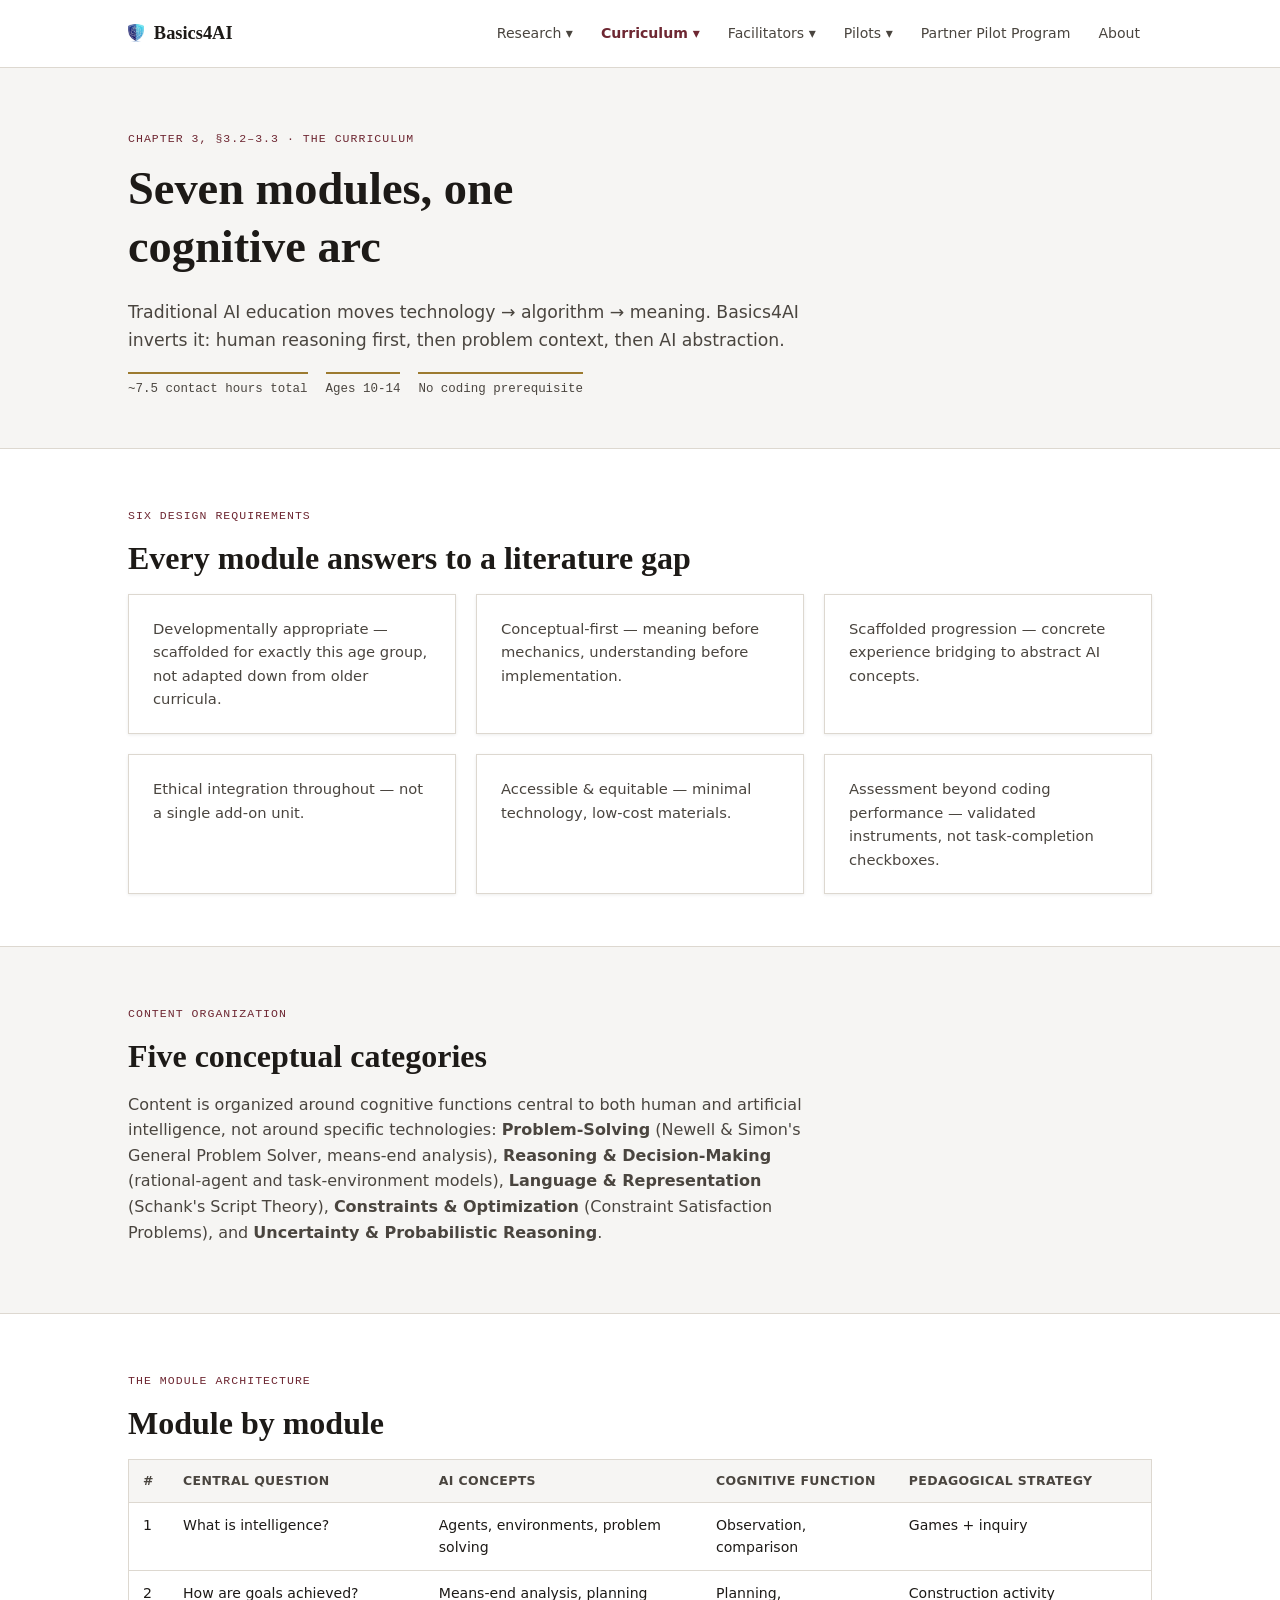
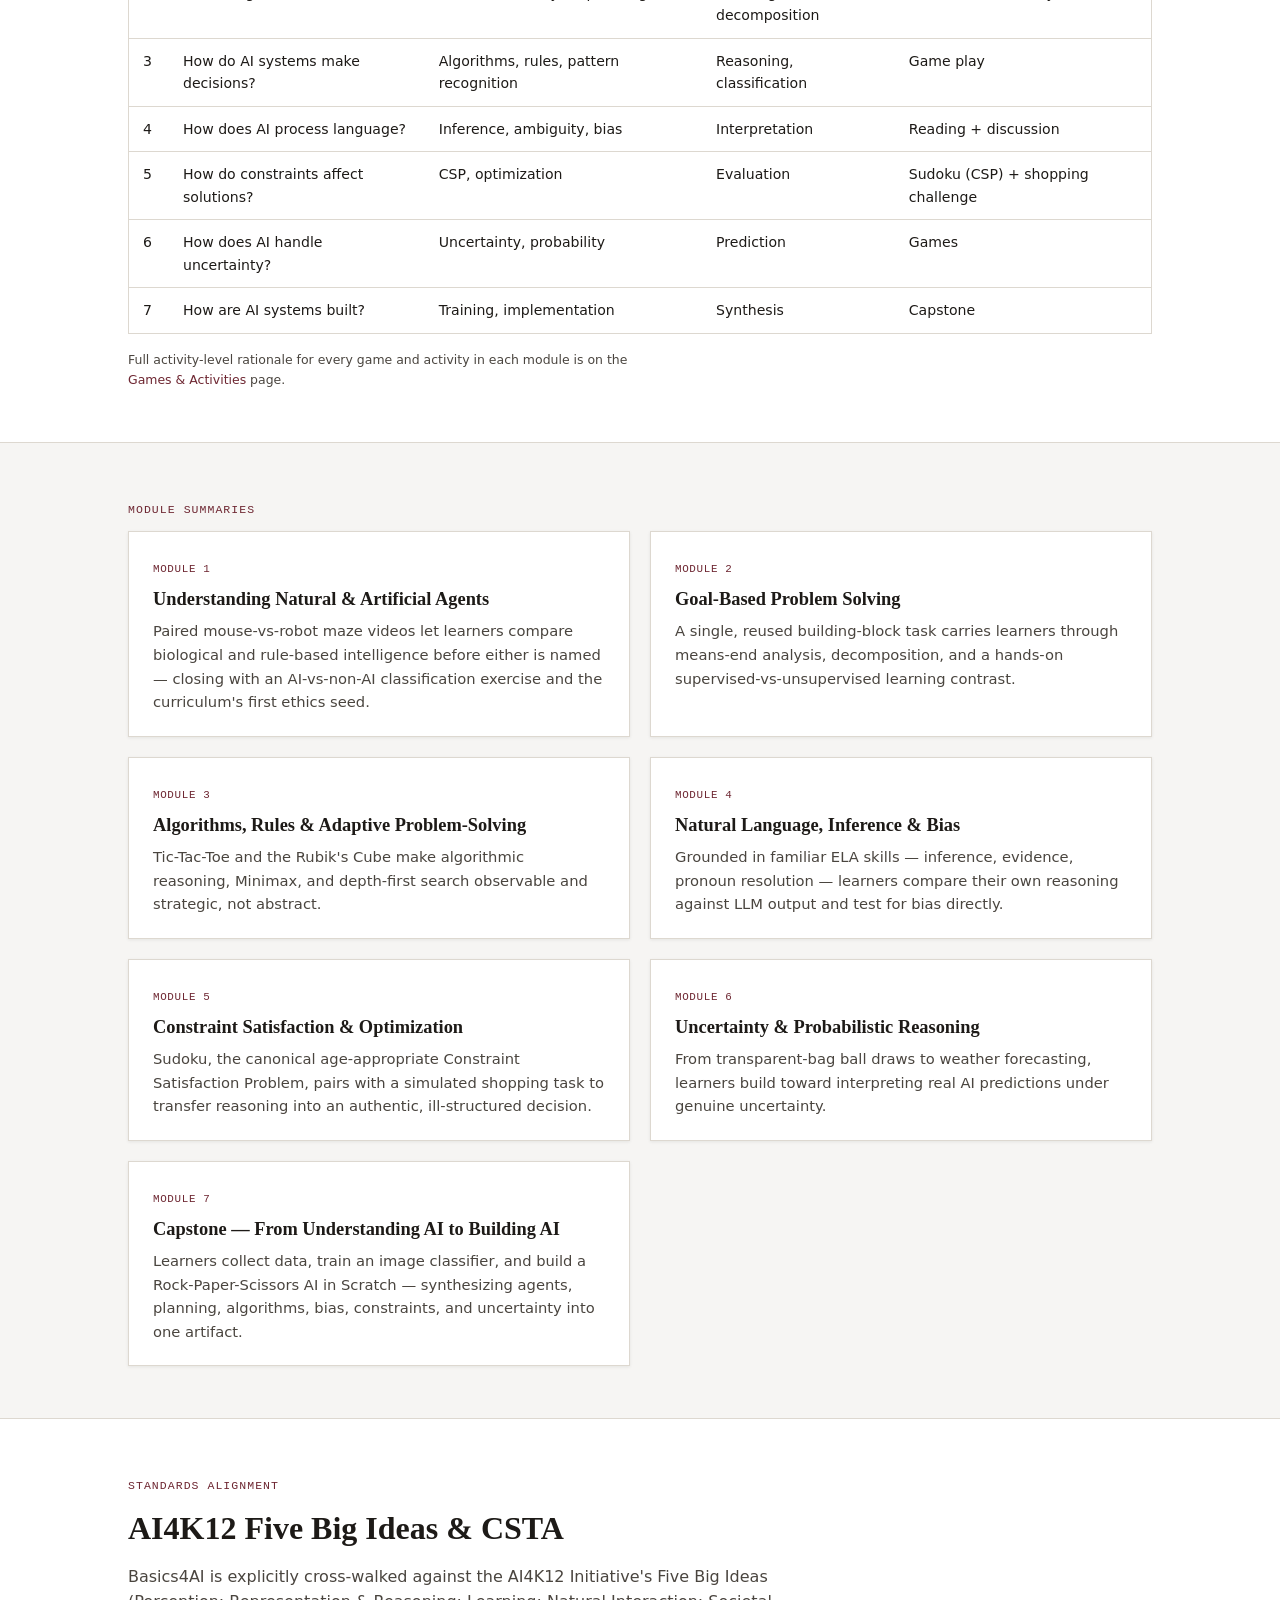
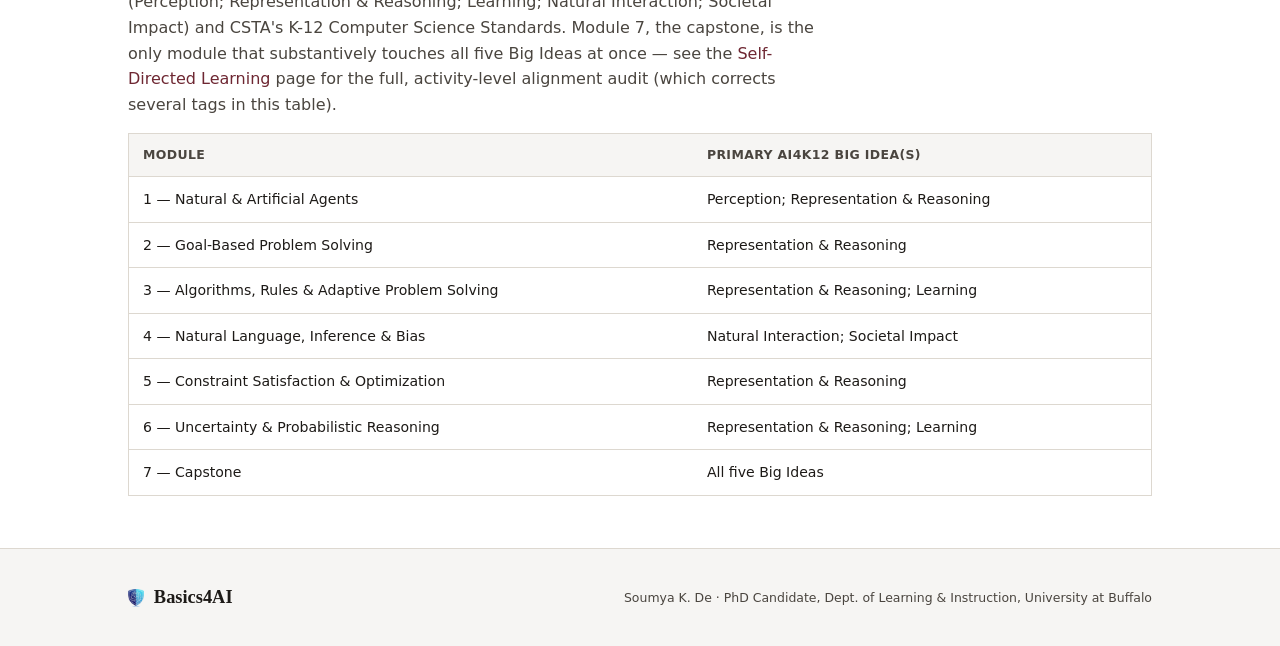
<file: the-curriculum.html>
<!DOCTYPE html>
<html lang="en">
<head>
<meta charset="UTF-8">
<meta name="viewport" content="width=device-width, initial-scale=1.0">
<title>The Curriculum — Basics4AI</title>
<meta name="description" content="The seven-module Basics4AI curriculum architecture: central questions, AI concepts, cognitive functions, and standards alignment.">
<link rel="stylesheet" href="assets/style.css?v=3">
</head>
<body>

<nav class="topnav">
  <div class="topnav-inner">
    <div class="brand"><a href="index.html" style="color:inherit;text-decoration:none;display:flex;align-items:center;gap:10px;"><img src="assets/basics4ai-mark.png" alt="" class="mark-icon">Basics4AI</a></div>
    <button class="nav-toggle" aria-label="Toggle navigation" onclick="document.querySelector('.navlinks').classList.toggle('open')">☰</button>
    <div class="navlinks">
      <div class="navgroup">
        <button>Research ▾</button>
        <div class="dropdown">
          <a href="research-background.html">Research Background</a>
          <a href="literature-review.html">Literature Review</a>
          <a href="research-methodology.html">Research Methodology</a>
          <a href="assessment-instruments.html">Assessment &amp; Survey Instruments</a>
        </div>
      </div>
      <div class="navgroup current">
        <button>Curriculum ▾</button>
        <div class="dropdown">
          <a href="curriculum-frameworks.html">Design Frameworks</a>
          <a href="the-curriculum.html">The Curriculum</a>
          <a href="games-activities.html">Games &amp; Activities</a>
        </div>
      </div>
      <div class="navgroup">
        <button>Facilitators ▾</button>
        <div class="dropdown">
          <a href="sdl-handbook.html">Self-Directed Learning</a>
          <a href="pd-handbook.html">Professional Development</a>
        </div>
      </div>
      <div class="navgroup">
        <button>Pilots ▾</button>
        <div class="dropdown">
          <a href="pre-pilot-studies.html">Pre-Pilot Studies</a>
          <a href="pilots-findings.html">Pilots &amp; Findings</a>
        </div>
      </div>
      <a href="partner-pilot.html">Partner Pilot Program</a>
      <a href="about.html">About</a>
    </div>
  </div>
</nav>

<header class="page-hero">
  <div class="container">
    <span class="eyebrow">Chapter 3, §3.2–3.3 · The Curriculum</span>
    <h1>Seven modules, one cognitive arc</h1>
    <p class="lede">Traditional AI education moves technology → algorithm → meaning. Basics4AI inverts it: human reasoning first, then problem context, then AI abstraction.</p>
    <div class="meta-row"><span>~7.5 contact hours total</span><span>Ages 10-14</span><span>No coding prerequisite</span></div>
  </div>
</header>

<section class="block">
  <div class="container">
    <span class="eyebrow">Six design requirements</span>
    <h2>Every module answers to a literature gap</h2>
    <div class="grid grid-3">
      <div class="card"><p>Developmentally appropriate — scaffolded for exactly this age group, not adapted down from older curricula.</p></div>
      <div class="card"><p>Conceptual-first — meaning before mechanics, understanding before implementation.</p></div>
      <div class="card"><p>Scaffolded progression — concrete experience bridging to abstract AI concepts.</p></div>
      <div class="card"><p>Ethical integration throughout — not a single add-on unit.</p></div>
      <div class="card"><p>Accessible &amp; equitable — minimal technology, low-cost materials.</p></div>
      <div class="card"><p>Assessment beyond coding performance — validated instruments, not task-completion checkboxes.</p></div>
    </div>
  </div>
</section>

<section class="block alt">
  <div class="container">
    <span class="eyebrow">Content organization</span>
    <h2>Five conceptual categories</h2>
    <p class="measure">Content is organized around cognitive functions central to both human and artificial intelligence, not around specific technologies: <strong>Problem-Solving</strong> (Newell &amp; Simon's General Problem Solver, means-end analysis), <strong>Reasoning &amp; Decision-Making</strong> (rational-agent and task-environment models), <strong>Language &amp; Representation</strong> (Schank's Script Theory), <strong>Constraints &amp; Optimization</strong> (Constraint Satisfaction Problems), and <strong>Uncertainty &amp; Probabilistic Reasoning</strong>.</p>
  </div>
</section>

<section class="block">
  <div class="container">
    <span class="eyebrow">The module architecture</span>
    <h2>Module by module</h2>
    <div class="table-wrap">
      <table>
        <thead><tr><th style="width:40px;">#</th><th>Central Question</th><th>AI Concepts</th><th>Cognitive Function</th><th>Pedagogical Strategy</th></tr></thead>
        <tbody>
          <tr><td>1</td><td>What is intelligence?</td><td>Agents, environments, problem solving</td><td>Observation, comparison</td><td>Games + inquiry</td></tr>
          <tr><td>2</td><td>How are goals achieved?</td><td>Means-end analysis, planning</td><td>Planning, decomposition</td><td>Construction activity</td></tr>
          <tr><td>3</td><td>How do AI systems make decisions?</td><td>Algorithms, rules, pattern recognition</td><td>Reasoning, classification</td><td>Game play</td></tr>
          <tr><td>4</td><td>How does AI process language?</td><td>Inference, ambiguity, bias</td><td>Interpretation</td><td>Reading + discussion</td></tr>
          <tr><td>5</td><td>How do constraints affect solutions?</td><td>CSP, optimization</td><td>Evaluation</td><td>Sudoku (CSP) + shopping challenge</td></tr>
          <tr><td>6</td><td>How does AI handle uncertainty?</td><td>Uncertainty, probability</td><td>Prediction</td><td>Games</td></tr>
          <tr><td>7</td><td>How are AI systems built?</td><td>Training, implementation</td><td>Synthesis</td><td>Capstone</td></tr>
        </tbody>
      </table>
    </div>
    <p class="fine" style="margin-top:16px;">Full activity-level rationale for every game and activity in each module is on the <a href="games-activities.html">Games &amp; Activities</a> page.</p>
  </div>
</section>

<section class="block alt">
  <div class="container">
    <span class="eyebrow">Module summaries</span>
    <div class="grid grid-2">
      <div class="card"><span class="tag">Module 1</span><h3>Understanding Natural &amp; Artificial Agents</h3><p>Paired mouse-vs-robot maze videos let learners compare biological and rule-based intelligence before either is named — closing with an AI-vs-non-AI classification exercise and the curriculum's first ethics seed.</p></div>
      <div class="card"><span class="tag">Module 2</span><h3>Goal-Based Problem Solving</h3><p>A single, reused building-block task carries learners through means-end analysis, decomposition, and a hands-on supervised-vs-unsupervised learning contrast.</p></div>
      <div class="card"><span class="tag">Module 3</span><h3>Algorithms, Rules &amp; Adaptive Problem-Solving</h3><p>Tic-Tac-Toe and the Rubik's Cube make algorithmic reasoning, Minimax, and depth-first search observable and strategic, not abstract.</p></div>
      <div class="card"><span class="tag">Module 4</span><h3>Natural Language, Inference &amp; Bias</h3><p>Grounded in familiar ELA skills — inference, evidence, pronoun resolution — learners compare their own reasoning against LLM output and test for bias directly.</p></div>
      <div class="card"><span class="tag">Module 5</span><h3>Constraint Satisfaction &amp; Optimization</h3><p>Sudoku, the canonical age-appropriate Constraint Satisfaction Problem, pairs with a simulated shopping task to transfer reasoning into an authentic, ill-structured decision.</p></div>
      <div class="card"><span class="tag">Module 6</span><h3>Uncertainty &amp; Probabilistic Reasoning</h3><p>From transparent-bag ball draws to weather forecasting, learners build toward interpreting real AI predictions under genuine uncertainty.</p></div>
      <div class="card"><span class="tag">Module 7</span><h3>Capstone — From Understanding AI to Building AI</h3><p>Learners collect data, train an image classifier, and build a Rock-Paper-Scissors AI in Scratch — synthesizing agents, planning, algorithms, bias, constraints, and uncertainty into one artifact.</p></div>
    </div>
  </div>
</section>

<section class="block">
  <div class="container">
    <span class="eyebrow">Standards alignment</span>
    <h2>AI4K12 Five Big Ideas &amp; CSTA</h2>
    <p class="measure">Basics4AI is explicitly cross-walked against the AI4K12 Initiative's Five Big Ideas (Perception; Representation &amp; Reasoning; Learning; Natural Interaction; Societal Impact) and CSTA's K-12 Computer Science Standards. Module 7, the capstone, is the only module that substantively touches all five Big Ideas at once — see the <a href="sdl-handbook.html">Self-Directed Learning</a> page for the full, activity-level alignment audit (which corrects several tags in this table).</p>
    <div class="table-wrap">
      <table>
        <thead><tr><th>Module</th><th>Primary AI4K12 Big Idea(s)</th></tr></thead>
        <tbody>
          <tr><td>1 — Natural &amp; Artificial Agents</td><td>Perception; Representation &amp; Reasoning</td></tr>
          <tr><td>2 — Goal-Based Problem Solving</td><td>Representation &amp; Reasoning</td></tr>
          <tr><td>3 — Algorithms, Rules &amp; Adaptive Problem Solving</td><td>Representation &amp; Reasoning; Learning</td></tr>
          <tr><td>4 — Natural Language, Inference &amp; Bias</td><td>Natural Interaction; Societal Impact</td></tr>
          <tr><td>5 — Constraint Satisfaction &amp; Optimization</td><td>Representation &amp; Reasoning</td></tr>
          <tr><td>6 — Uncertainty &amp; Probabilistic Reasoning</td><td>Representation &amp; Reasoning; Learning</td></tr>
          <tr><td>7 — Capstone</td><td>All five Big Ideas</td></tr>
        </tbody>
      </table>
    </div>
  </div>
</section>

<footer>
  <div class="container footer-inner">
    <div class="brand"><img src="assets/basics4ai-mark.png" alt="" class="mark-icon-footer">Basics4AI</div>
    <p class="fine">Soumya K. De · PhD Candidate, Dept. of Learning &amp; Instruction, University at Buffalo</p>
  </div>
</footer>

</body>
</html>
</file>
<file: assets/style.css>
/* Basics4AI research site — shared stylesheet
   Distinct academic identity: charcoal ink, oxblood accent, serif headers, citation-forward typography. */

:root {
  --ink: #1d1a17;
  --ink-soft: #4a453f;
  --paper: #ffffff;
  --paper-alt: #f6f5f3;
  --line: #ddd8d0;
  --accent: #6e2732;
  --accent-bright: #8a3540;
  --accent-tint: #f6e9ea;
  --slate: #445059;
  --slate-tint: #eaeef0;
  --gold: #9c7a2f;
  --shadow: 0 1px 3px rgba(29, 26, 23, 0.08);
  --font-serif: Georgia, 'Iowan Old Style', 'Palatino Linotype', 'Book Antiqua', serif;
  --font-sans: -apple-system, BlinkMacSystemFont, 'Segoe UI', system-ui, sans-serif;
  --font-mono: 'Courier New', ui-monospace, monospace;
  --max: 1080px;
}

@media (prefers-color-scheme: dark) {
  :root {
    --ink: #ece7e0;
    --ink-soft: #b8b2a8;
    --paper: #171513;
    --paper-alt: #201d1a;
    --line: #3a352f;
    --accent: #d68a93;
    --accent-bright: #e3a4ac;
    --accent-tint: #2c1c1f;
    --slate: #a9b7c0;
    --slate-tint: #1c2226;
    --gold: #cbab5c;
    --shadow: 0 1px 4px rgba(0, 0, 0, 0.4);
  }
}
:root[data-theme="dark"] {
  --ink: #ece7e0; --ink-soft: #b8b2a8; --paper: #171513; --paper-alt: #201d1a;
  --line: #3a352f; --accent: #d68a93; --accent-bright: #e3a4ac; --accent-tint: #2c1c1f;
  --slate: #a9b7c0; --slate-tint: #1c2226; --gold: #cbab5c; --shadow: 0 1px 4px rgba(0,0,0,0.4);
}
:root[data-theme="light"] {
  --ink: #1d1a17; --ink-soft: #4a453f; --paper: #ffffff; --paper-alt: #f6f5f3;
  --line: #ddd8d0; --accent: #6e2732; --accent-bright: #8a3540; --accent-tint: #f6e9ea;
  --slate: #445059; --slate-tint: #eaeef0; --gold: #9c7a2f; --shadow: 0 1px 3px rgba(29,26,23,0.08);
}

* { box-sizing: border-box; }
html { scroll-behavior: smooth; }
body {
  margin: 0;
  font-family: var(--font-sans);
  background: var(--paper);
  color: var(--ink);
  line-height: 1.6;
  font-size: 16px;
  -webkit-font-smoothing: antialiased;
}
h1, h2, h3, h4 { font-family: var(--font-serif); font-weight: 700; color: var(--ink); line-height: 1.25; margin: 0 0 0.5em; }
h1 { font-size: clamp(2rem, 4vw, 2.9rem); }
h2 { font-size: clamp(1.5rem, 3vw, 2rem); }
h3 { font-size: 1.15rem; }
p { margin: 0 0 1em; color: var(--ink-soft); max-width: 68ch; }
a { color: var(--accent); text-decoration: none; }
a:hover { text-decoration: underline; }
.container { max-width: var(--max); margin: 0 auto; padding: 0 28px; }

.eyebrow {
  font-family: var(--font-mono);
  font-size: 0.72rem;
  letter-spacing: 0.09em;
  text-transform: uppercase;
  color: var(--accent);
  display: inline-block;
  margin-bottom: 12px;
}

/* ---------- Nav ---------- */
.topnav {
  border-bottom: 1px solid var(--line);
  background: var(--paper);
  position: sticky; top: 0; z-index: 40;
}
.topnav-inner {
  max-width: var(--max); margin: 0 auto; padding: 14px 28px;
  display: flex; align-items: center; justify-content: space-between; gap: 20px;
}
.brand {
  font-family: var(--font-serif); font-weight: 700; font-size: 1.15rem;
  display: flex; align-items: center; gap: 10px; color: var(--ink); white-space: nowrap;
}
.brand .mark-icon {
  height: 18px; width: auto; flex-shrink: 0; display: block;
}
.brand .mark-icon-footer {
  height: 18px; width: auto; flex-shrink: 0; display: block;
}
.brand .mark {
  width: 30px; height: 30px; border-radius: 3px; background: var(--accent);
  color: #fff; display: flex; align-items: center; justify-content: center;
  font-family: var(--font-serif); font-size: 0.95rem; flex-shrink: 0;
}
.navlinks { display: flex; align-items: center; gap: 4px; flex-wrap: wrap; }
.navgroup { position: relative; }
.navgroup > button {
  font-family: var(--font-sans); font-size: 0.88rem; color: var(--ink-soft);
  background: none; border: none; cursor: pointer; padding: 8px 12px; border-radius: 4px;
}
.navgroup > button:hover, .navgroup:focus-within > button { color: var(--accent); background: var(--paper-alt); }
.navgroup .dropdown {
  display: none; position: absolute; top: 100%; left: 0; background: var(--paper);
  border: 1px solid var(--line); box-shadow: var(--shadow); min-width: 230px; padding: 6px; margin-top: 4px;
}
.navgroup:hover .dropdown, .navgroup:focus-within .dropdown { display: block; }
.navgroup .dropdown a {
  display: block; padding: 9px 12px; font-size: 0.86rem; color: var(--ink-soft); border-radius: 3px;
}
.navgroup .dropdown a:hover { background: var(--accent-tint); color: var(--accent); text-decoration: none; }
.navlinks > a { font-size: 0.88rem; color: var(--ink-soft); padding: 8px 12px; border-radius: 4px; }
.navlinks > a:hover { color: var(--accent); background: var(--paper-alt); text-decoration: none; }
.navlinks > a.current, .navgroup.current > button { color: var(--accent); font-weight: 600; }
.nav-toggle { display: none; background: none; border: 1px solid var(--line); border-radius: 4px; padding: 8px 10px; cursor: pointer; }
@media (max-width: 880px) {
  .navlinks { display: none; width: 100%; flex-direction: column; align-items: stretch; gap: 2px; }
  .navlinks.open { display: flex; }
  .navgroup .dropdown { display: block; position: static; border: none; box-shadow: none; padding-left: 12px; margin: 0; }
  .navgroup > button { width: 100%; text-align: left; }
  .topnav-inner { flex-wrap: wrap; }
  .nav-toggle { display: block; }
}

/* ---------- Hero / page header ---------- */
.page-hero {
  padding: 56px 0 44px; border-bottom: 1px solid var(--line); background: var(--paper-alt);
}
.page-hero h1 { max-width: 22ch; }
.page-hero .lede { font-size: 1.08rem; max-width: 62ch; }
.page-hero .meta-row {
  display: flex; gap: 18px; flex-wrap: wrap; margin-top: 18px;
  font-family: var(--font-mono); font-size: 0.78rem; color: var(--ink-soft);
}
.page-hero .meta-row span { padding: 4px 0; border-top: 2px solid var(--gold); padding-top: 6px; }

/* ---------- Sections ---------- */
.block { padding: 52px 0; }
.block.alt { background: var(--paper-alt); }
.block-head { max-width: 74ch; margin-bottom: 30px; }
.block + .block { border-top: 1px solid var(--line); }

/* ---------- Cards / grids ---------- */
.grid { display: grid; gap: 20px; }
.grid-2 { grid-template-columns: 1fr 1fr; }
.grid-3 { grid-template-columns: repeat(3, 1fr); }
.grid-4 { grid-template-columns: repeat(4, 1fr); }
@media (max-width: 760px) { .grid-2, .grid-3, .grid-4 { grid-template-columns: 1fr; } }

.card {
  background: var(--paper); border: 1px solid var(--line); padding: 22px 24px; box-shadow: var(--shadow);
}
.card h3 { margin-bottom: 8px; }
.card p { font-size: 0.92rem; margin-bottom: 0; }
.card .tag {
  font-family: var(--font-mono); font-size: 0.68rem; letter-spacing: 0.06em; text-transform: uppercase;
  color: var(--accent); display: inline-block; margin-bottom: 10px;
}

.nav-card {
  display: block; background: var(--paper); border: 1px solid var(--line); padding: 22px 24px;
  box-shadow: var(--shadow); transition: border-color 0.15s ease;
}
.nav-card:hover { border-color: var(--accent); text-decoration: none; }
.nav-card .cluster { font-family: var(--font-mono); font-size: 0.68rem; letter-spacing: 0.06em; text-transform: uppercase; color: var(--gold); }
.nav-card h3 { color: var(--ink); margin: 6px 0 8px; }
.nav-card p { font-size: 0.88rem; margin: 0; }

/* ---------- Stat strip ---------- */
.stat-strip { display: flex; flex-wrap: wrap; gap: 0; border: 1px solid var(--line); }
.stat { flex: 1 1 140px; padding: 18px 20px; border-right: 1px solid var(--line); }
.stat:last-child { border-right: none; }
.stat .num { font-family: var(--font-serif); font-size: 1.7rem; font-weight: 700; color: var(--accent); display: block; }
.stat .label { font-size: 0.78rem; color: var(--ink-soft); }

/* ---------- Tables ---------- */
.table-wrap { overflow-x: auto; border: 1px solid var(--line); }
table { width: 100%; border-collapse: collapse; font-size: 0.88rem; }
th, td { padding: 11px 14px; text-align: left; border-bottom: 1px solid var(--line); vertical-align: top; }
th { background: var(--paper-alt); font-family: var(--font-sans); font-weight: 700; font-size: 0.78rem; text-transform: uppercase; letter-spacing: 0.03em; color: var(--ink-soft); }
tr:last-child td { border-bottom: none; }
td.status-yes { color: var(--accent); font-weight: 700; }
td.center { text-align: center; }

/* ---------- Pull quote ---------- */
.pull {
  border-left: 3px solid var(--accent); padding: 4px 0 4px 22px; margin: 24px 0;
  font-family: var(--font-serif); font-size: 1.1rem; font-style: italic; color: var(--ink);
}

/* ---------- Callout / disclosure boxes ---------- */
.callout { border: 1px solid var(--line); background: var(--paper-alt); padding: 18px 22px; margin: 20px 0; }
.callout.accent { border-color: var(--accent); background: var(--accent-tint); }
.callout p:last-child { margin-bottom: 0; }
.callout .callout-label { font-family: var(--font-mono); font-size: 0.7rem; text-transform: uppercase; letter-spacing: 0.06em; color: var(--accent); display: block; margin-bottom: 8px; }

/* ---------- Placeholder page ---------- */
.placeholder-box {
  border: 1px dashed var(--line); padding: 36px 30px; text-align: center; background: var(--paper-alt);
}
.placeholder-box .icon { font-size: 1.6rem; margin-bottom: 10px; display: block; }

/* ---------- Citations ---------- */
.citelist { font-size: 0.82rem; color: var(--ink-soft); }
.citelist li { margin-bottom: 8px; }
.cite-inline { font-family: var(--font-mono); font-size: 0.85em; color: var(--slate); }

/* ---------- Buttons ---------- */
.btn { display: inline-block; padding: 11px 22px; border: 1px solid var(--ink); font-size: 0.9rem; font-weight: 600; }
.btn-primary { background: var(--accent); border-color: var(--accent); color: #fff; }
.btn-primary:hover { background: var(--accent-bright); border-color: var(--accent-bright); text-decoration: none; color: #fff; }
.btn-outline { color: var(--ink); }
.btn-outline:hover { background: var(--paper-alt); text-decoration: none; }

/* ---------- Footer ---------- */
footer { border-top: 1px solid var(--line); padding: 34px 0; background: var(--paper-alt); }
.footer-inner { display: flex; justify-content: space-between; align-items: center; flex-wrap: wrap; gap: 12px; }
.fine { font-size: 0.78rem; color: var(--ink-soft); margin: 0; }

/* ---------- Utility ---------- */
.measure { max-width: 68ch; }
.list-clean { padding-left: 0; list-style: none; }
.list-clean li { padding-left: 20px; position: relative; margin-bottom: 8px; color: var(--ink-soft); }
.list-clean li::before { content: '—'; position: absolute; left: 0; color: var(--accent); }
</file>
